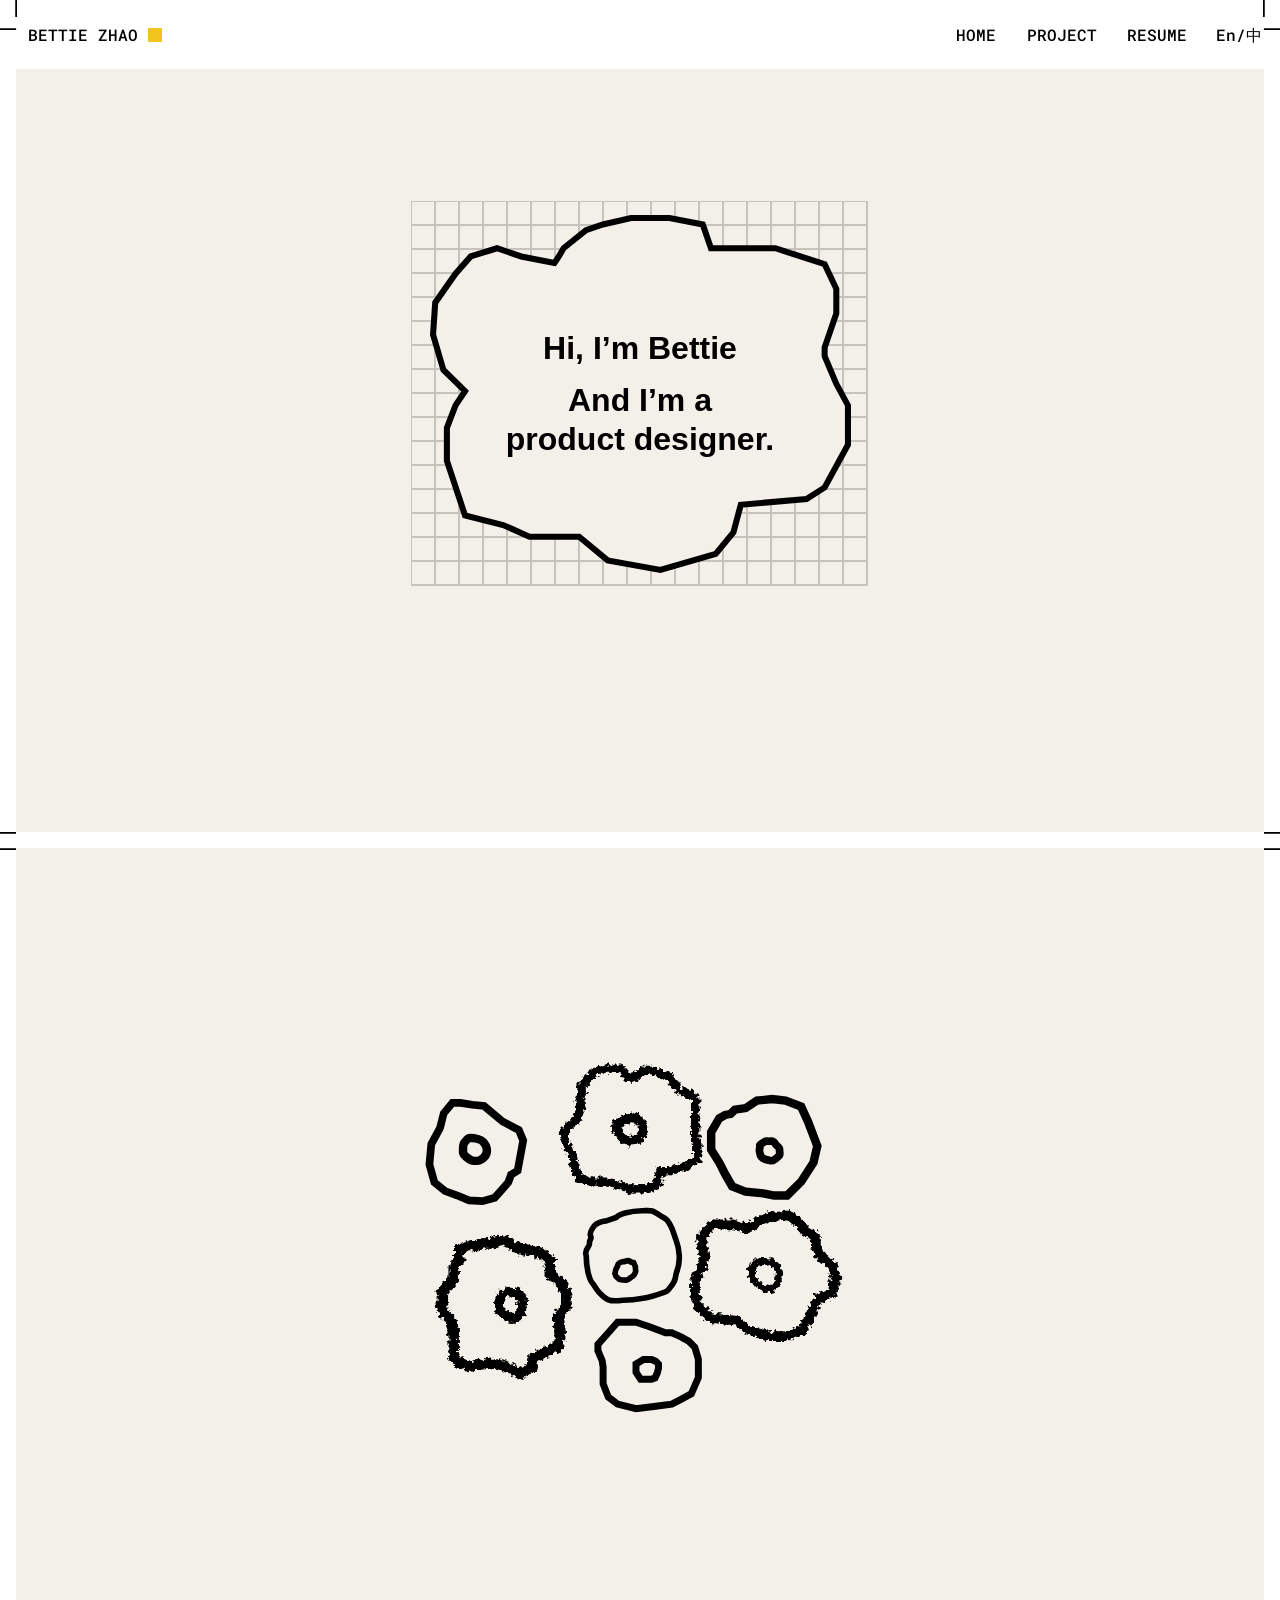
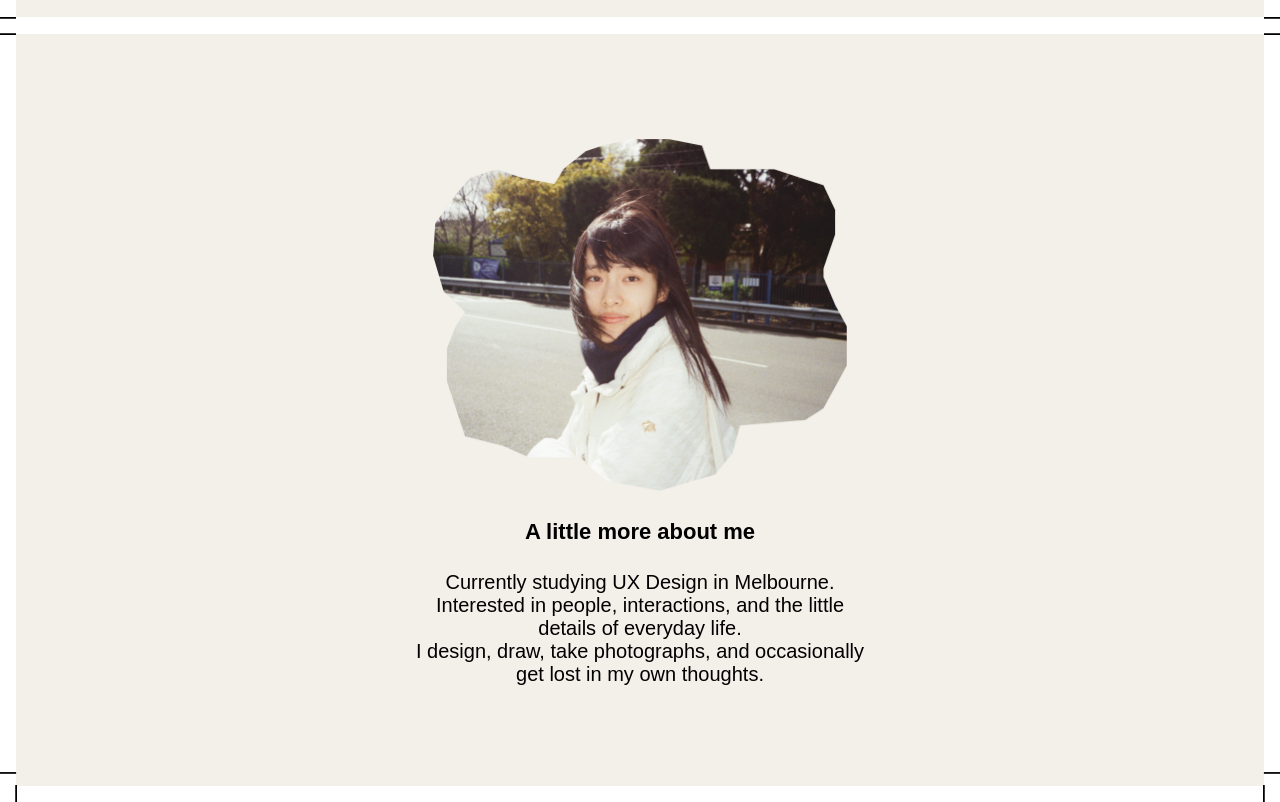
<file: index.html>
<!doctype html>
<html lang="en">
  <head>
    <meta charset="utf-8">
    <meta name="viewport" content="width=device-width, initial-scale=1">
    <meta name="theme-color" content="#ffffff">
    <title>Bettie Zhao — Product Designer</title>
    <link rel="preconnect" href="https://fonts.googleapis.com">
    <link rel="preconnect" href="https://fonts.gstatic.com" crossorigin>
    <link href="https://fonts.googleapis.com/css2?family=Google+Sans+Flex:opsz,wght@18..144,400;18..144,600;18..144,700&family=Noto+Sans+SC:wght@400;500&family=Roboto+Mono:wght@500;600;700&display=swap" rel="stylesheet">
    <link rel="stylesheet" href="css/tokens.css">
    <link rel="stylesheet" href="css/shared.css">
    <link rel="stylesheet" href="css/homepage.css">
    <script src="js/homepage-ink.js" defer></script>
    <noscript><style>
      .flower-link .ink-trigger { display: none; }
      .flower-link .flower-reveal { opacity: 1; }
      .flower-link .flower-reveal__view { visibility: visible; pointer-events: auto; }
    </style></noscript>
  </head>
  <body>
    <div class="portfolio-page">
      <header class="site-header">
        <nav class="site-navigation" aria-label="Main navigation">
          <div class="brand">
            <a class="brand-name" href="#about">BETTIE ZHAO</a>
            <span class="brand-swatch" aria-hidden="true"></span>
          </div>
          <ul class="navigation-links">
            <li><a href="index.html" aria-current="page">HOME</a></li>
            <li><a href="project-list.html">PROJECT</a></li>
            <li><a href="assets/documents/Zherui-Zhao-Resume.pdf" target="_blank" rel="noopener">RESUME</a></li>
            <li class="navigation-contact" hidden>CONTACT</li>
            <li class="language-label">En/中</li>
          </ul>
        </nav>
        <span class="crop-mark crop-mark--top-left"><img src="assets/decorations/crop-mark-top-left.svg" alt=""></span>
        <span class="crop-mark crop-mark--top-right"><img src="assets/decorations/crop-mark-top-right.svg" alt=""></span>
      </header>

      <main>
        <section class="hero-section" aria-label="Introduction">
          <div class="hero-grid" aria-hidden="true"></div>
          <div class="hero-interaction">
          <div class="hero-border" data-ink="hero" data-ink-source="assets/illustrations/ink/hero.svg" tabindex="0" role="button" aria-expanded="false" aria-label="Reveal the daffodil message">
            <template class="ink-template"><svg preserveAspectRatio="none" overflow="visible" style="display: block;" width="470.942" height="408.364" viewBox="0 0 470.942 408.364" fill="none" xmlns="http://www.w3.org/2000/svg" xmlns:xlink="http://www.w3.org/1999/xlink">
<g id="Vector 35" filter="url(#filter0_g_0_4)">
<path d="M149.537 73.0611L116.281 66.5826L92.0942 58.3764L65.7482 66.5826L50.6316 83.8587L30.3322 112.796L28.1727 144.757L38.5383 180.173L60.1334 201.336L50.6316 215.589L41.9936 238.048V270.872L60.1334 325.724L98.1408 335.226L124.487 346.887H174.156L202.661 370.642L255.353 380.143L310.637 364.163L328.344 342.568L335.687 314.926L401.336 309.311L419.476 297.65L442.798 254.892V215.589L431.137 193.994L419.476 166.352V157.714L431.137 123.594V98.9752L419.476 74.3568L370.239 58.3764H333.959H305.886L297.679 34.6218L264.423 28.1433H225.984L197.91 34.6218L181.066 40.2366L158.607 58.3764L153.856 66.5826L149.537 73.0611Z"/>
<path d="M149.537 73.0611L116.281 66.5826L92.0942 58.3764L65.7482 66.5826L50.6316 83.8587L30.3322 112.796L28.1727 144.757L38.5383 180.173L60.1334 201.336L50.6316 215.589L41.9936 238.048V270.872L60.1334 325.724L98.1408 335.226L124.487 346.887H174.156L202.661 370.642L255.353 380.143L310.637 364.163L328.344 342.568L335.687 314.926L401.336 309.311L419.476 297.65L442.798 254.892V215.589L431.137 193.994L419.476 166.352V157.714L431.137 123.594V98.9752L419.476 74.3568L370.239 58.3764H333.959H305.886L297.679 34.6218L264.423 28.1433H225.984L197.91 34.6218L181.066 40.2366L158.607 58.3764L153.856 66.5826L149.537 73.0611Z" fill="#09090A"/>
<path d="M149.537 73.0611L116.281 66.5826L92.0942 58.3764L65.7482 66.5826L50.6316 83.8587L30.3322 112.796L28.1727 144.757L38.5383 180.173L60.1334 201.336L50.6316 215.589L41.9936 238.048V270.872L60.1334 325.724L98.1408 335.226L124.487 346.887H174.156L202.661 370.642L255.353 380.143L310.637 364.163L328.344 342.568L335.687 314.926L401.336 309.311L419.476 297.65L442.798 254.892V215.589L431.137 193.994L419.476 166.352V157.714L431.137 123.594V98.9752L419.476 74.3568L370.239 58.3764H333.959H305.886L297.679 34.6218L264.423 28.1433H225.984L197.91 34.6218L181.066 40.2366L158.607 58.3764L153.856 66.5826L149.537 73.0611Z" stroke="black" stroke-width="6.04663"/>
</g>
<defs>
<filter id="filter0_g_0_4" x="0" y="4.76837e-07" width="470.942" height="408.364" filterUnits="userSpaceOnUse" color-interpolation-filters="sRGB">
<feFlood flood-opacity="0" result="BackgroundImageFix"/>
<feBlend mode="normal" in="SourceGraphic" in2="BackgroundImageFix" result="shape"/>
<feTurbulence type="fractalNoise" baseFrequency="0.25 0.25" numOctaves="3" seed="6007" />
<feDisplacementMap in="shape" scale="50.240001678466797" xChannelSelector="R" yChannelSelector="G" result="displacedImage" width="100%" height="100%" />
<feMerge result="effect1_texture_0_4">
<feMergeNode in="displacedImage"/>
</feMerge>
</filter>
</defs>
</svg></template>
            <img class="hero-border__default" src="assets/illustrations/hand-drawn-border.svg" alt="">
            <div class="hero-reveal" aria-hidden="true">
              <img src="assets/illustrations/hover/hero.svg" alt="">
              <p class="hero-reveal__message">Remember<br>the <span>daffodil</span> is a sign.</p>
              <p class="hero-reveal__follow">Follow it,<br>and see where it leads.</p>
            </div>
          </div>
          <div class="hero-copy">
            <h1>Hi, I’m Bettie</h1>
            <p>And I’m a<br>product designer.</p>
          </div>
          </div>
        </section>

        <section class="daffodil-section" aria-label="Daffodil illustrations">
          <div class="flower-garden">
            <div class="flower flower--9 flower-link flower-link--hmi" data-ink="hmi" data-ink-source="assets/illustrations/ink/hmi.svg">
            <template class="ink-template"><svg preserveAspectRatio="none" overflow="visible" style="display: block;" width="160.324" height="148.331" viewBox="0 0 160.324 148.331" fill="none" xmlns="http://www.w3.org/2000/svg">
<g id="Daffodil 9" filter="url(#filter0_g_0_6)">
<path id="Vector 18" d="M65.1788 72.2869C64.9434 75.2833 68.5518 80.061 70.7758 82.0828C72.7977 83.9208 75.0407 84.8812 77.7731 84.8812C81.5985 84.8812 85.2047 85.0907 87.5681 82.0828C89.425 79.7194 92.3969 75.2257 91.7666 72.2869C90.4599 66.1946 83.8349 60.3529 77.7726 61.7922C75.1141 62.4234 69.3768 65.2899 69.3768 65.2899C69.3768 65.2899 65.4392 68.973 65.1788 72.2869Z" stroke-width="9.79546" stroke="black"/>
<path id="Vector 19" d="M61.6695 12.5941H53.9731L49.0754 13.9935L44.8773 15.3928L40.6793 17.4919L37.8806 20.9902L33.6825 26.5876L30.1841 29.3863V37.7824L28.0851 45.4789L30.1841 49.6769L25.2864 64.3701L21.788 66.4691L14.7913 72.7662L12.6922 77.6639L14.7913 88.1591L17.59 92.3571L21.788 100.753V103.552L23.887 112.648L28.0851 122.443L40.6793 125.942H51.8741H57.4715L79.1614 133.638H94.5543L106.449 128.041V120.344L108.548 115.446H117.644L135.835 109.849L145.631 103.552V88.1591L143.532 84.6607V79.763V64.3701V58.7727V41.2808L127.439 34.2841L117.644 20.9902L100.152 13.9935H93.1549L83.3595 20.9902L77.7621 22.3896L72.8643 17.4919L68.6663 12.5941H61.6695Z" fill="#09090A" stroke-width="8.39611" stroke="black"/>
</g>
<defs>
<filter id="filter0_g_0_6" x="-4.72315" y="-8.32" width="173.367" height="164.971" filterUnits="userSpaceOnUse" color-interpolation-filters="sRGB">
<feFlood flood-opacity="0" result="BackgroundImageFix"/>
<feBlend mode="normal" in="SourceGraphic" in2="BackgroundImageFix" result="shape"/>
<feTurbulence type="fractalNoise" baseFrequency="0.25 0.25" numOctaves="3" seed="8888" />
<feDisplacementMap in="shape" scale="16.639999389648438" xChannelSelector="R" yChannelSelector="G" result="displacedImage" width="100%" height="100%" />
<feMerge result="effect1_texture_0_6">
<feMergeNode in="displacedImage"/>
</feMerge>
</filter>
</defs>
</svg></template>
              <button class="ink-trigger" type="button" aria-expanded="false" aria-label="Reveal HMI project"></button>
              <img class="flower-link__default" src="assets/illustrations/daffodil-9.svg" alt="">
              <span class="flower-reveal">
                <img class="flower-reveal__shape" src="assets/illustrations/hover/hmi.svg" alt="">
                <span class="flower-reveal__number">01</span>
                <span class="flower-reveal__title">HMI</span>
                <a class="flower-reveal__view" href="project-list.html" aria-label="View HMI case study">View<img src="assets/illustrations/hover/arrow.svg" alt=""></a>
              </span>
            </div>
            <img class="flower flower--12" src="assets/illustrations/daffodil-12.svg" alt="Daffodil">
            <img class="flower flower--11" src="assets/illustrations/daffodil-11.svg" alt="Daffodil">
            <img class="flower flower--14" src="assets/illustrations/daffodil-14.svg" alt="Daffodil">
            <div class="flower flower--10 flower-link flower-link--urt" data-ink="urt" data-ink-source="assets/illustrations/ink/urt.svg">
            <template class="ink-template"><svg preserveAspectRatio="none" overflow="visible" style="display: block;" width="173.298" height="153.002" viewBox="0 0 173.298 153.002" fill="none" xmlns="http://www.w3.org/2000/svg">
<g id="Daffodil 10" filter="url(#filter0_g_0_5)">
<path id="Vector 24" d="M99.8045 70.203C98.5804 67.569 97.3092 66.2381 94.9068 64.6056C91.0055 61.9545 87.7094 62.0757 83.0123 62.507C79.91 62.7919 76.7152 63.2067 75.3159 64.6056C73.9165 66.0045 69.8424 75.0976 75.3157 82.0974C75.3157 82.0974 80.4803 87.9676 85.1112 89.0941C89.7574 90.2243 91.6802 91.9235 94.9068 88.3944C97.8568 85.1679 97.7222 84.1458 99.1047 79.9983C100.504 75.8003 101.647 74.1676 99.8045 70.203Z" stroke-width="6.99676" stroke="black"/>
<path id="Vector 25" d="M79.5382 22.3872L68.3434 29.384L53.6502 25.1859H42.4554H36.1583L28.4619 29.384L22.1648 39.1794L25.6632 58.0707L22.1648 69.2655L15.8677 82.5593V93.7541L18.6664 106.348L31.2606 118.942L56.4489 121.741L70.4424 130.837L90.733 137.134H106.826L123.618 130.837L128.515 121.741L135.54 107.914L139.71 99.3515L153.004 93.7541L157.202 79.0609L153.004 66.4668L146.007 59.47L139.71 54.5723L136.912 46.8758V37.0804L126.416 32.8823L118.72 22.3872L109.624 16.0901L99.8288 17.4895H90.733L79.5382 22.3872Z" fill="#09090A" stroke-width="9.79546" stroke="black"/>
</g>
<defs>
<filter id="filter0_g_0_5" x="-6.99679" y="-6.07477" width="187.063" height="160.476" filterUnits="userSpaceOnUse" color-interpolation-filters="sRGB">
<feFlood flood-opacity="0" result="BackgroundImageFix"/>
<feBlend mode="normal" in="SourceGraphic" in2="BackgroundImageFix" result="shape"/>
<feTurbulence type="fractalNoise" baseFrequency="0.25 0.25" numOctaves="3" seed="190" />
<feDisplacementMap in="shape" scale="21.940000534057617" xChannelSelector="R" yChannelSelector="G" result="displacedImage" width="100%" height="100%" />
<feMerge result="effect1_texture_0_5">
<feMergeNode in="displacedImage"/>
</feMerge>
</filter>
</defs>
</svg></template>
              <button class="ink-trigger" type="button" aria-expanded="false" aria-label="Reveal URT Web project"></button>
              <img class="flower-link__default" src="assets/illustrations/daffodil-10.svg" alt="">
              <span class="flower-reveal">
                <img class="flower-reveal__shape" src="assets/illustrations/hover/urt.svg" alt="">
                <span class="flower-reveal__number">03</span>
                <span class="flower-reveal__title">URT Web</span>
                <a class="flower-reveal__view" href="project-list.html?project=urt#project-urt" aria-label="View URT Web case study">View<img src="assets/illustrations/hover/arrow.svg" alt=""></a>
              </span>
            </div>
            <div class="flower flower--5 flower-link flower-link--wego" data-ink="wego" data-ink-source="assets/illustrations/ink/wego.svg">
            <template class="ink-template"><svg preserveAspectRatio="none" overflow="visible" style="display: block;" width="157.677" height="168.605" viewBox="0 0 157.677 168.605" fill="none" xmlns="http://www.w3.org/2000/svg">
<g id="Daffodil5" filter="url(#filter0_g_0_5)">
<path id="Vector 26" d="M83.3863 69.0448C79.3548 69.7832 74.9902 75.3419 74.9902 75.3419C74.9902 75.3419 73.7425 78.2115 73.5909 80.9397C73.427 83.8907 74.2126 84.3849 74.9902 87.2363C75.6373 89.6089 75.8687 89.8986 77.789 91.4349C81.2873 94.2336 82.0945 93.296 86.185 94.9328C89.6834 96.3326 90.3831 94.9328 93.8815 92.1345C96.2287 90.2571 95.2808 90.0355 95.9805 87.2363C97.1069 82.7299 98.1283 79.4606 95.9805 75.3419C94.9937 73.4496 94.1949 72.4169 92.4821 71.1438C89.5564 68.9691 86.9722 68.388 83.3863 69.0448Z" stroke-width="9.79546" stroke="black"/>
<path id="Vector 27" d="M76.3897 16.5696L65.8945 20.068L53.3004 22.167H46.3036L33.7095 26.3651V37.5599L28.1121 43.857V55.7515L16.2176 69.745V81.6394L18.3166 90.7352L25.3133 97.0323L28.1121 105.428V110.326V118.722V134.115L33.7095 140.412L46.3036 143.911L65.8945 140.412L79.888 143.911L94.5812 151.607L107.175 143.911V136.914L119.07 129.917L132.364 124.32L135.862 110.326L132.364 95.633L141.459 81.6394V71.844L135.862 59.9495L124.667 50.8537V37.5599L114.872 29.8635L101.578 26.3651H94.5812L86.8848 22.167L84.7858 20.068L76.3897 16.5696Z" fill="#09090A" stroke-width="10.4951" stroke="black"/>
</g>
<defs>
<filter id="filter0_g_0_5" x="-6.64674" y="-3.4962" width="171.671" height="175.869" filterUnits="userSpaceOnUse" color-interpolation-filters="sRGB">
<feFlood flood-opacity="0" result="BackgroundImageFix"/>
<feBlend mode="normal" in="SourceGraphic" in2="BackgroundImageFix" result="shape"/>
<feTurbulence type="fractalNoise" baseFrequency="0.25 0.25" numOctaves="3" seed="3006" />
<feDisplacementMap in="shape" scale="21.940000534057617" xChannelSelector="R" yChannelSelector="G" result="displacedImage" width="100%" height="100%" />
<feMerge result="effect1_texture_0_5">
<feMergeNode in="displacedImage"/>
</feMerge>
</filter>
</defs>
</svg></template>
              <button class="ink-trigger" type="button" aria-expanded="false" aria-label="Reveal Wego project"></button>
              <img class="flower-link__default" src="assets/illustrations/daffodil-5.svg" alt="">
              <span class="flower-reveal">
                <img class="flower-reveal__shape" src="assets/illustrations/hover/wego.svg" alt="">
                <span class="flower-reveal__number">02</span>
                <span class="flower-reveal__title">Wego</span>
                <a class="flower-reveal__view" href="project-list.html?project=wego" aria-label="View Wego case study">View<img src="assets/illustrations/hover/arrow.svg" alt=""></a>
              </span>
            </div>
            <img class="flower flower--13" src="assets/illustrations/daffodil-13.svg" alt="Daffodil">
          </div>
        </section>
        <span class="crop-mark crop-mark--divider-left"><img src="assets/decorations/crop-mark-bottom.svg" alt=""></span>
        <span class="crop-mark crop-mark--divider-right"><img src="assets/decorations/crop-mark-bottom.svg" alt=""></span>
        <div class="about-divider" aria-hidden="true">
          <span class="crop-mark about-divider__left"><img src="assets/decorations/crop-mark-bottom.svg" alt=""></span>
          <span class="crop-mark about-divider__right"><img src="assets/decorations/crop-mark-bottom.svg" alt=""></span>
        </div>
        <section class="about-section" id="about" aria-labelledby="about-title" tabindex="-1">
          <img class="about-portrait" src="assets/illustrations/about-bettie.png" alt="Bettie outdoors in Melbourne" width="414.846" height="352.22" loading="lazy">
          <h2 id="about-title">A little more about me</h2>
          <div class="about-copy">
            <p>Currently studying UX Design in Melbourne.</p>
            <p>Interested in people, interactions, and the little details of everyday life.</p>
            <p>I design, draw, take photographs, and occasionally get lost in my own thoughts.</p>
          </div>
        </section>
      </main>

      <span class="crop-mark crop-mark--bottom-left"><img src="assets/decorations/crop-mark-bottom-right.svg" alt=""></span>
      <span class="crop-mark crop-mark--bottom-right"><img src="assets/decorations/crop-mark-top-right.svg" alt=""></span>
    </div>
  </body>
</html>
</file>
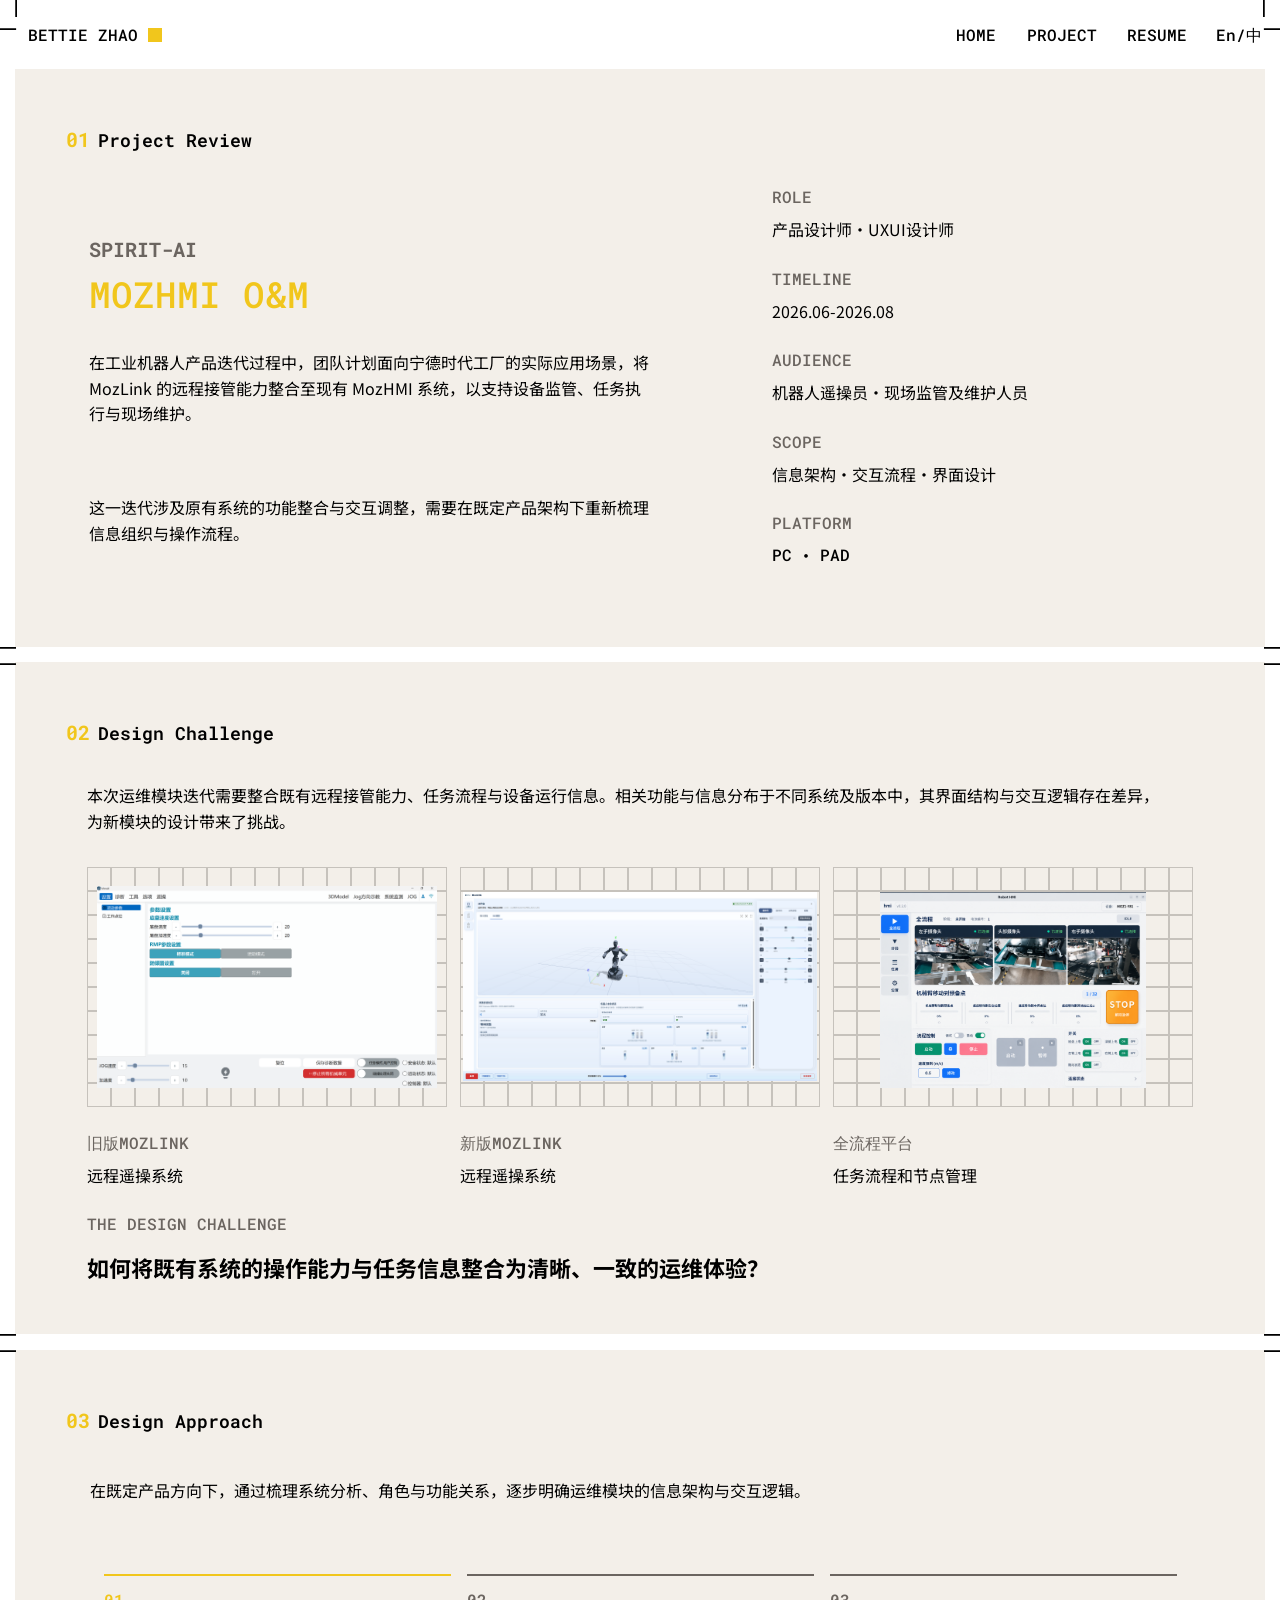
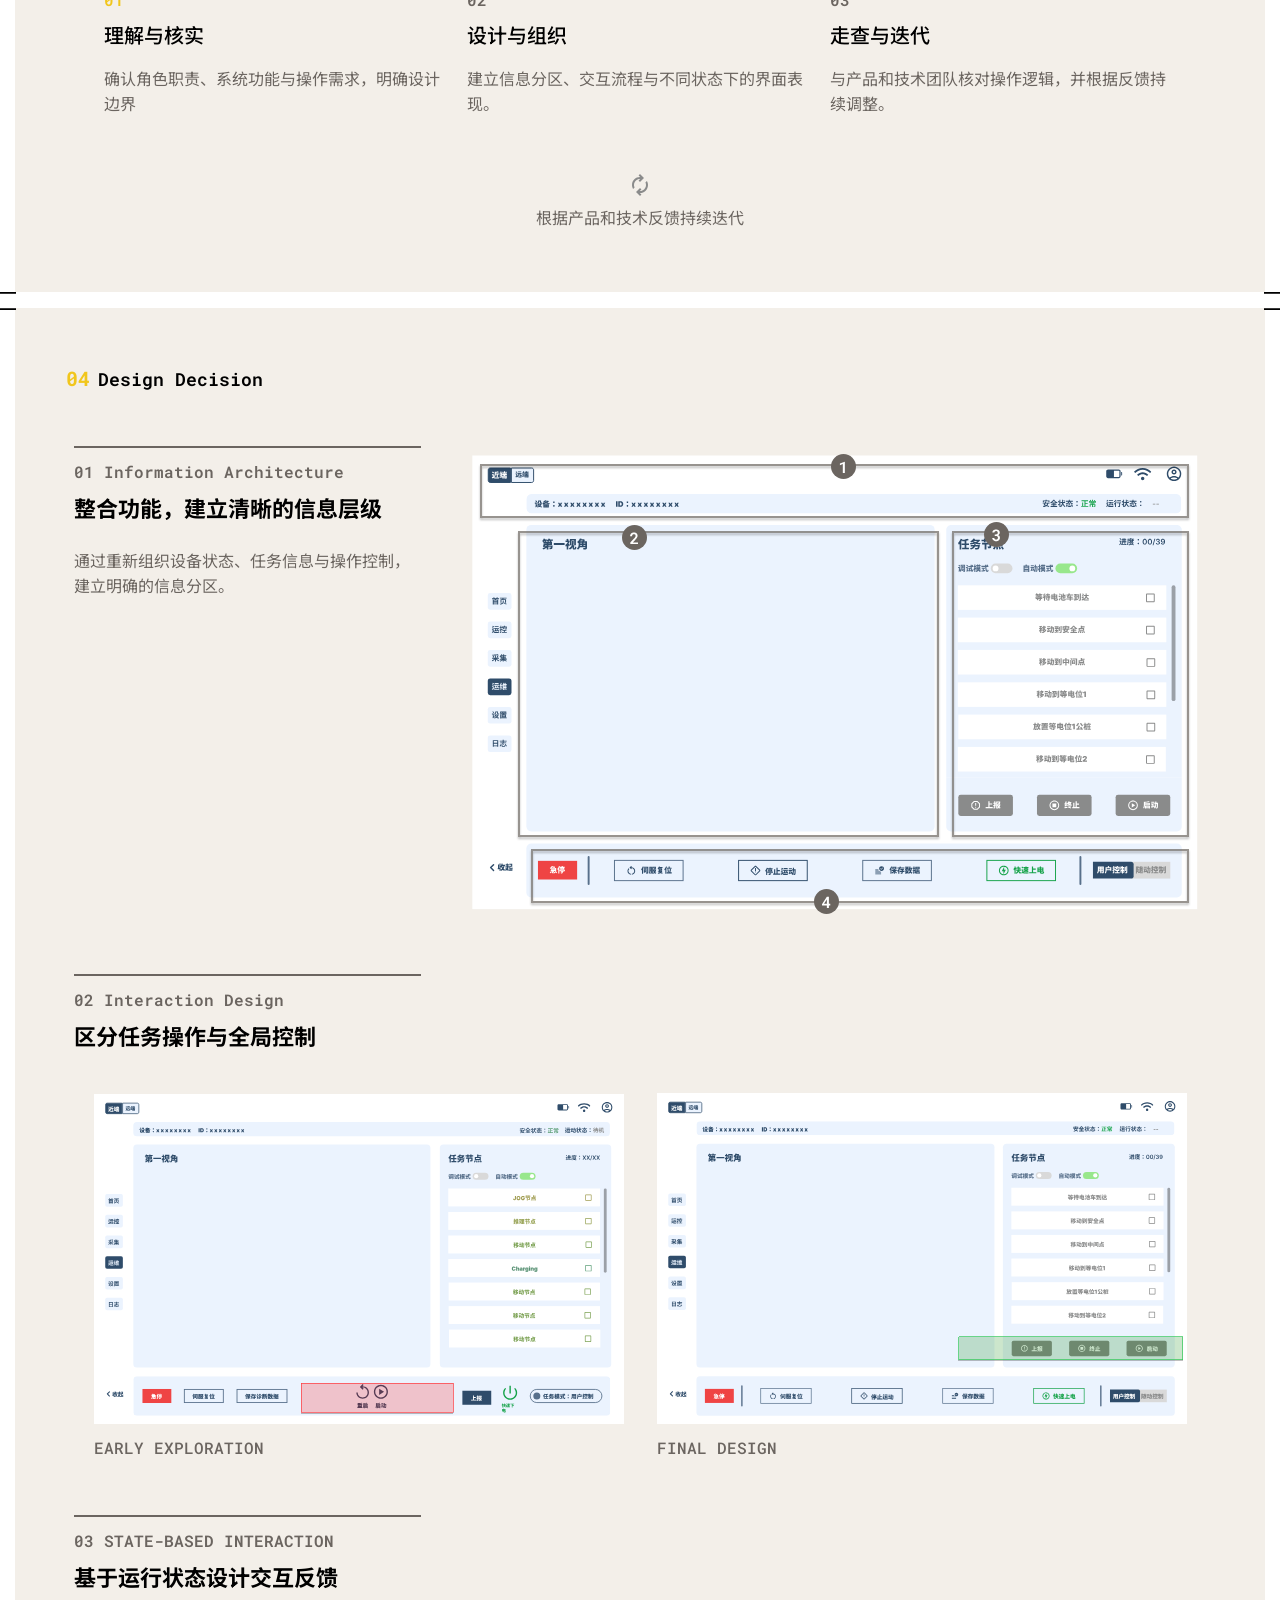
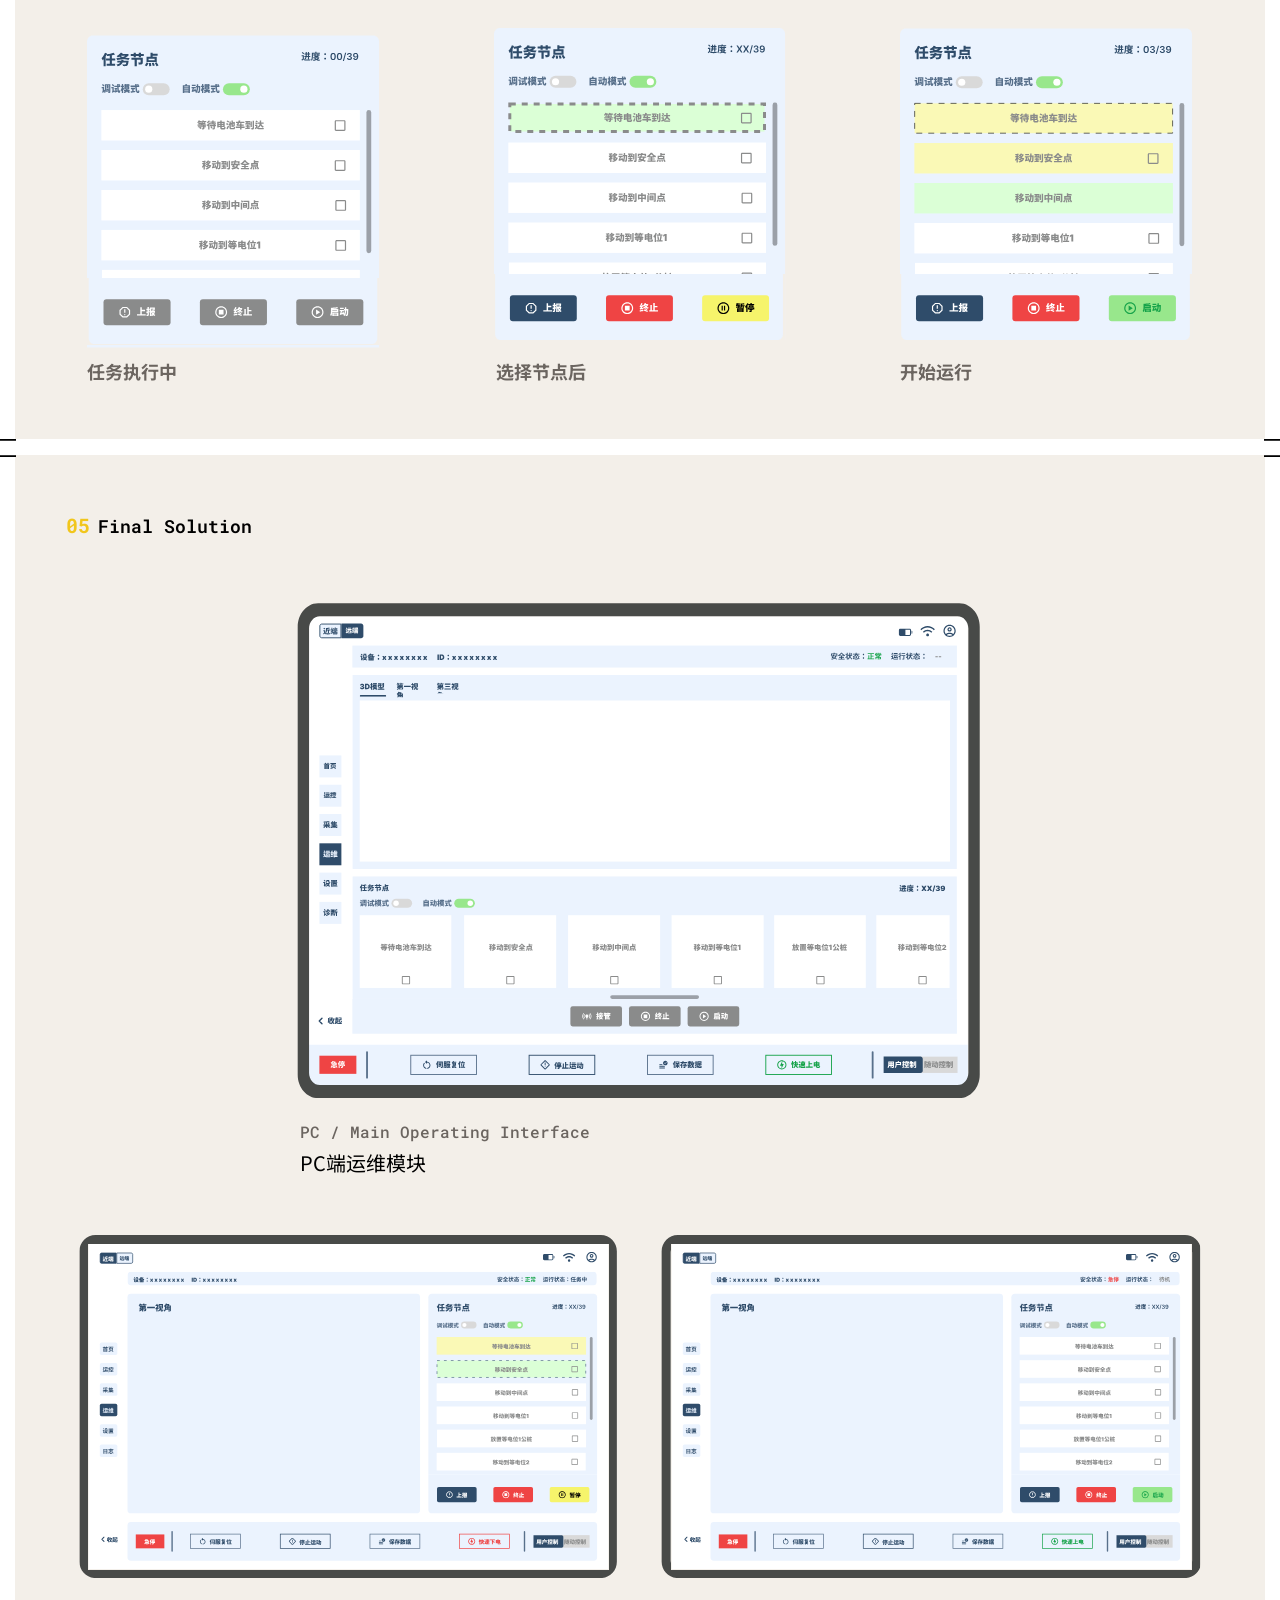
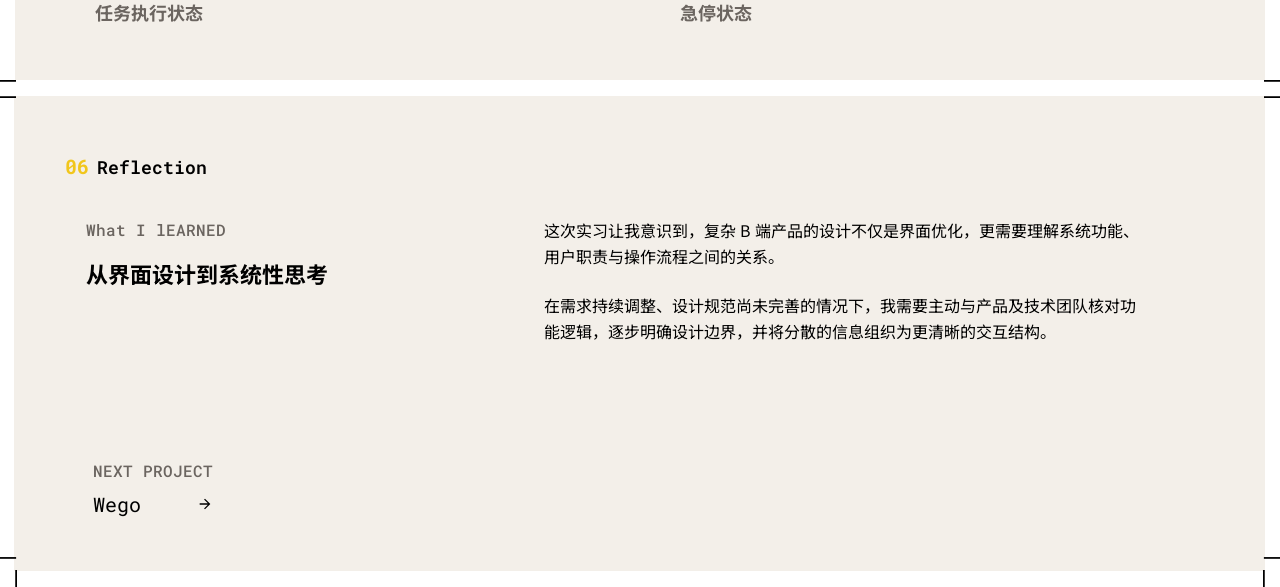
<file: internship-case-zh.html>
<!doctype html>
<html lang="zh-CN">
  <head>
    <meta charset="utf-8">
    <meta name="viewport" content="width=device-width, initial-scale=1">
    <meta name="theme-color" content="#ffffff">
    <title>Internship Case — Bettie Zhao</title>
    <link rel="preconnect" href="https://fonts.googleapis.com">
    <link rel="preconnect" href="https://fonts.gstatic.com" crossorigin>
    <link href="https://fonts.googleapis.com/css2?family=Google+Sans+Flex:opsz,wght@18..144,600&family=Inter:wght@400;600;900&family=Noto+Sans+SC:wght@400;500;700&family=Roboto+Mono:wght@400;500;600;700&display=swap" rel="stylesheet">
    <link rel="stylesheet" href="css/tokens.css">
    <link rel="stylesheet" href="css/shared.css">
    <link rel="stylesheet" href="css/internship-case.css">
    <link rel="stylesheet" href="css/case-interactions.css">
    <script src="js/case-interactions.js" defer></script>
</head>
  <body>
    <div class="internship-case">
      <header class="site-header">
        <nav class="site-navigation" aria-label="Main navigation">
          <div class="brand">
            <a class="brand-name" href="index.html#about">BETTIE ZHAO</a>
            <span class="brand-swatch" aria-hidden="true"></span>
          </div>
          <ul class="navigation-links">
            <li><a href="index.html">HOME</a></li>
            <li><a href="project-list-zh.html" aria-current="page">PROJECT</a></li>
            <li><a href="assets/documents/Zherui-Zhao-Resume.pdf" target="_blank" rel="noopener">RESUME</a></li>
            <li class="navigation-contact" hidden>CONTACT</li>
            <li class="language-label">En/中</li>
          </ul>
        </nav>
        <span class="crop-mark crop-mark--top-left"><img src="assets/decorations/crop-mark-top-left.svg" alt=""></span>
        <span class="crop-mark crop-mark--top-right"><img src="assets/decorations/crop-mark-top-right.svg" alt=""></span>
      </header>

      <main class="case-main">
        <section class="case-section case-overview" aria-labelledby="overview-title">
          <h1 class="case-section__title" id="overview-title"><span>01</span> Project Review</h1>
          <div class="case-overview__grid">
            <div class="overview__narrative">
              <div class="overview__identity">
                <p class="overview__company">SPIRIT-AI</p>
                <p class="overview__product">MOZHMI O&amp;M</p>
              </div>
              <p class="overview__summary">在工业机器人产品迭代过程中，团队计划面向宁德时代工厂的实际应用场景，将 MozLink 的远程接管能力整合至现有 MozHMI 系统，以支持设备监管、任务执行与现场维护。</p>
              <p class="overview__context">这一迭代涉及原有系统的功能整合与交互调整，需要在既定产品架构下重新梳理信息组织与操作流程。</p>
            </div>
            <dl class="overview__metadata">
            <div class="overview__meta overview__meta--role">
              <dt>ROLE</dt><dd>产品设计师·UXUI设计师</dd>
            </div>
            <div class="overview__meta overview__meta--timeline">
              <dt>TIMELINE</dt><dd>2026.06-2026.08</dd>
            </div>
            <div class="overview__meta overview__meta--audience">
              <dt>AUDIENCE</dt><dd>机器人遥操员·现场监管及维护人员</dd>
            </div>
            <div class="overview__meta overview__meta--scope">
              <dt>SCOPE</dt><dd>信息架构·交互流程·界面设计</dd>
            </div>
            <div class="overview__meta overview__meta--platform">
              <dt>PLATFORM</dt><dd><span>PC</span><span class="overview__platform-separator">·</span><span>PAD</span></dd>
            </div>
            </dl>
          </div>
        </section>

        <div class="case-divider case-divider--15" aria-hidden="true">
          <span class="crop-mark case-crop-mark case-crop-mark--left"><img src="assets/decorations/crop-mark-bottom.svg" alt=""></span>
          <span class="crop-mark case-crop-mark case-crop-mark--right"><img src="assets/decorations/crop-mark-bottom.svg" alt=""></span>
        </div>

        <section class="case-section case-challenge" aria-labelledby="challenge-title">
          <h2 class="case-section__title" id="challenge-title"><span>02</span> Design Challenge</h2>
          <p class="challenge__intro">本次运维模块迭代需要整合既有远程接管能力、任务流程与设备运行信息。相关功能与信息分布于不同系统及版本中，其界面结构与交互逻辑存在差异，为新模块的设计带来了挑战。</p>
          <div class="challenge__gallery">
            <figure class="challenge-card challenge-card--old">
              <div class="challenge-card__artwork challenge-card__artwork--grid">
                <span class="challenge-card__image-clip challenge-card__image-clip--old"><img src="assets/case-study/challenge-mozlink-new.png" alt="MozLink 旧版远程遥操系统界面"></span>
              </div>
              <figcaption><span>旧版MOZLINK</span><span>远程遥操系统</span></figcaption>
            </figure>
            <figure class="challenge-card challenge-card--new">
              <div class="challenge-card__artwork challenge-card__artwork--grid">
                <span class="challenge-card__image-clip challenge-card__image-clip--new"><img src="assets/case-study/challenge-mozlink-old.png" alt="MozLink 新版远程遥操系统界面"></span>
              </div>
              <figcaption><span>新版MOZLINK</span><span>远程遥操系统</span></figcaption>
            </figure>
            <figure class="challenge-card challenge-card--hmi">
              <div class="challenge-card__artwork challenge-card__artwork--grid">
                <span class="challenge-card__image-clip challenge-card__image-clip--hmi"><img src="assets/case-study/challenge-hmi-dashboard.png" alt="机器人 HMI 全流程平台界面"></span>
              </div>
              <figcaption><span>全流程平台</span><span>任务流程和节点管理</span></figcaption>
            </figure>
          </div>
          <div class="challenge__statement">
            <p>THE DESIGN CHALLENGE</p>
            <h3>如何将既有系统的操作能力与任务信息整合为清晰、一致的运维体验？</h3>
          </div>
        </section>

        <div class="case-divider" aria-hidden="true">
          <span class="crop-mark case-crop-mark case-crop-mark--left"><img src="assets/decorations/crop-mark-bottom.svg" alt=""></span>
          <span class="crop-mark case-crop-mark case-crop-mark--right"><img src="assets/decorations/crop-mark-bottom.svg" alt=""></span>
        </div>

        <section class="case-section case-approach" aria-labelledby="approach-title">
          <h2 class="case-section__title" id="approach-title"><span>03</span> Design Approach</h2>
          <p class="approach__intro">在既定产品方向下，通过梳理系统分析、角色与功能关系，逐步明确运维模块的信息架构与交互逻辑。</p>
          <div class="approach__steps">
            <article class="approach-step approach-step--first">
              <div class="approach-step__heading"><p class="approach-step__number">01</p><h3>理解与核实</h3></div>
              <p class="approach-step__description">确认角色职责、系统功能与操作需求，明确设计边界</p>
            </article>
            <article class="approach-step approach-step--active">
              <div class="approach-step__heading"><p class="approach-step__number">02</p><h3>设计与组织</h3></div>
              <p class="approach-step__description">建立信息分区、交互流程与不同状态下的界面表现。</p>
            </article>
            <article class="approach-step approach-step--last">
              <div class="approach-step__heading"><p class="approach-step__number">03</p><h3>走查与迭代</h3></div>
              <p class="approach-step__description">与产品和技术团队核对操作逻辑，并根据反馈持续调整。</p>
            </article>
          </div>
          <div class="approach__iteration">
            <img src="assets/case-study/approach-iteration-icon.svg" alt="">
            <p>根据产品和技术反馈持续迭代</p>
          </div>
        </section>

        <div class="case-divider" aria-hidden="true">
          <span class="crop-mark case-crop-mark case-crop-mark--left"><img src="assets/decorations/crop-mark-bottom.svg" alt=""></span>
          <span class="crop-mark case-crop-mark case-crop-mark--right"><img src="assets/decorations/crop-mark-bottom.svg" alt=""></span>
        </div>

        <section class="case-section case-decision" aria-labelledby="decision-title">
          <h2 class="case-section__title" id="decision-title"><span>04</span> Design Decision</h2>
          <div class="decision__groups">
            <div class="decision-group decision-group--ia">
            <article class="decision-note decision-note--ia">
              <div class="decision-note__heading"><p>01 Information Architecture</p><h3>整合功能，建立清晰的信息层级</h3></div>
              <p class="decision-note__description">通过重新组织设备状态、任务信息与操作控制，建立明确的信息分区。</p>
            </article>
            <figure class="decision-screen decision-screen--exploration">
              <img src="assets/case-study/decision-pad-exploration.svg" alt="运维近端 PAD 信息架构设计探索，包含操作步骤编号">
            </figure>
            </div>

            <div class="decision-group decision-group--interaction">
            <article class="decision-note decision-note--interaction">
              <div class="decision-note__heading"><p><span>02</span> Interaction Design</p><h3>区分任务操作与全局控制</h3></div>
            </article>
            <div class="decision__exploration-gallery">
              <figure class="decision-screen decision-screen--early-pc">
                <img src="assets/case-study/decision-pc-early.svg" alt="PC 运维模块交互设计探索">
              </figure>
              <figure class="decision-screen decision-screen--early-pad">
                <img src="assets/case-study/decision-pad-early.svg" alt="PAD 运维模块交互设计探索">
              </figure>
              <p class="decision__gallery-label decision__gallery-label--early">EARLY EXPLORATION</p>
              <p class="decision__gallery-label decision__gallery-label--final">FINAL DESIGN</p>
            </div>
            </div>

            <div class="decision-group decision-group--state">
            <article class="decision-note decision-note--state">
              <div class="decision-note__heading"><p>03 STATE-BASED INTERACTION</p><h3>基于运行状态设计交互反馈</h3></div>
            </article>
            <div class="decision__states">
              <figure class="decision-state decision-state--one">
                <span class="decision-state__layers"><img src="assets/case-study/decision-final-01-node.svg" alt=""><img src="assets/case-study/decision-final-01-operations.svg" alt=""></span>
                <figcaption>任务执行中</figcaption>
              </figure>
              <figure class="decision-state decision-state--two">
                <span class="decision-state__layers"><img src="assets/case-study/decision-final-02-node.svg" alt=""><img src="assets/case-study/decision-final-02-operations.svg" alt=""></span>
                <figcaption>选择节点后</figcaption>
              </figure>
              <figure class="decision-state decision-state--three">
                <span class="decision-state__layers"><img src="assets/case-study/decision-final-03-node.svg" alt=""><img src="assets/case-study/decision-final-03-operations.svg" alt=""></span>
                <figcaption>开始运行</figcaption>
              </figure>
            </div>
            </div>
          </div>
        </section>

        <div class="case-divider" aria-hidden="true">
          <span class="crop-mark case-crop-mark case-crop-mark--left"><img src="assets/decorations/crop-mark-bottom.svg" alt=""></span>
          <span class="crop-mark case-crop-mark case-crop-mark--right"><img src="assets/decorations/crop-mark-bottom.svg" alt=""></span>
        </div>

        <section class="case-section case-solution" aria-labelledby="solution-title">
          <h2 class="case-section__title" id="solution-title"><span>05</span> Final Solution</h2>
          <div class="case-solution__content">
            <figure class="solution__desktop">
              <img src="assets/case-study/solution-pc.svg" alt="PC 端主运维界面，展示完整任务执行状态">
              <figcaption><span>PC / Main Operating Interface</span><span>PC端运维模块</span></figcaption>
            </figure>
            <div class="solution__tablets">
            <figure class="solution-tablet">
              <span class="solution-tablet__device">
                <img class="solution-tablet__frame" src="assets/case-study/solution-pad-frame-01.svg" alt="">
                <img class="solution-tablet__screen" src="assets/case-study/solution-pad-01.svg" alt="">
              </span>
              <figcaption>任务执行状态</figcaption>
            </figure>
            <figure class="solution-tablet">
              <span class="solution-tablet__device">
                <img class="solution-tablet__frame" src="assets/case-study/solution-pad-frame-02.svg" alt="">
                <img class="solution-tablet__screen" src="assets/case-study/solution-pad-02.svg" alt="">
              </span>
              <figcaption>急停状态</figcaption>
            </figure>
            </div>
          </div>
        </section>

        <div class="case-divider" aria-hidden="true">
          <span class="crop-mark case-crop-mark case-crop-mark--left"><img src="assets/decorations/crop-mark-bottom.svg" alt=""></span>
          <span class="crop-mark case-crop-mark case-crop-mark--right"><img src="assets/decorations/crop-mark-bottom.svg" alt=""></span>
        </div>

        <section class="case-section case-reflection" aria-labelledby="reflection-title">
          <h2 class="case-section__title" id="reflection-title"><span>06</span> Reflection</h2>
          <div class="reflection__content">
            <div class="reflection__topic">
              <p>What I lEARNED</p>
              <h3>从界面设计到系统性思考</h3>
            </div>
            <div class="reflection__copy">
              <p>这次实习让我意识到，复杂 B 端产品的设计不仅是界面优化，更需要理解系统功能、用户职责与操作流程之间的关系。</p>
              <p>在需求持续调整、设计规范尚未完善的情况下，我需要主动与产品及技术团队核对功能逻辑，逐步明确设计边界，并将分散的信息组织为更清晰的交互结构。</p>
            </div>
          </div>
          <a class="reflection__next" href="project-list-zh.html#wego-title">
            <span>NEXT PROJECT</span>
            <span class="reflection__next-title">Wego</span>
            <img src="assets/case-study/next-project-arrow.svg" alt="">
          </a>
        </section>
      </main>

      <div class="case-page-end" aria-hidden="true">
        <span class="crop-mark case-crop-mark case-crop-mark--bottom-left"><img src="assets/decorations/crop-mark-bottom-right.svg" alt=""></span>
        <span class="crop-mark case-crop-mark case-crop-mark--bottom-right"><img src="assets/decorations/crop-mark-top-right.svg" alt=""></span>
      </div>
    </div>
  </body>
</html>
</file>
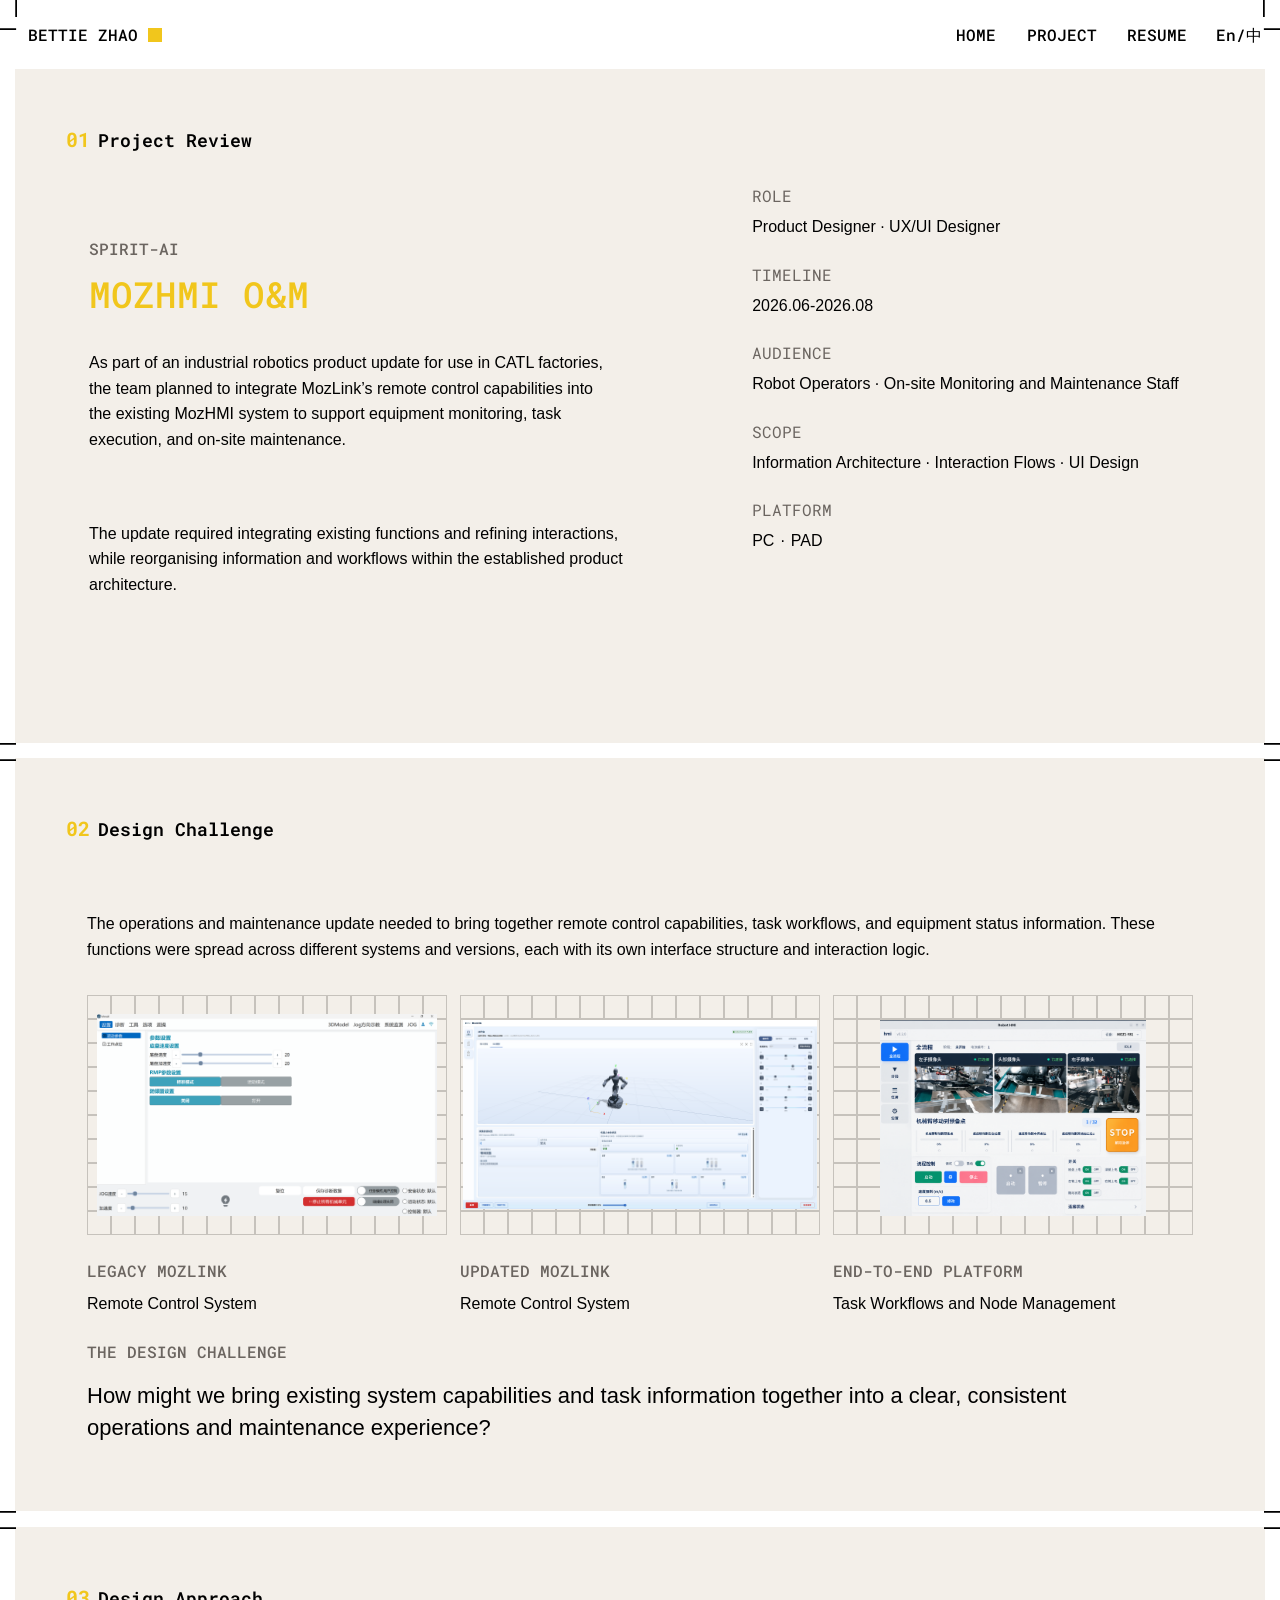
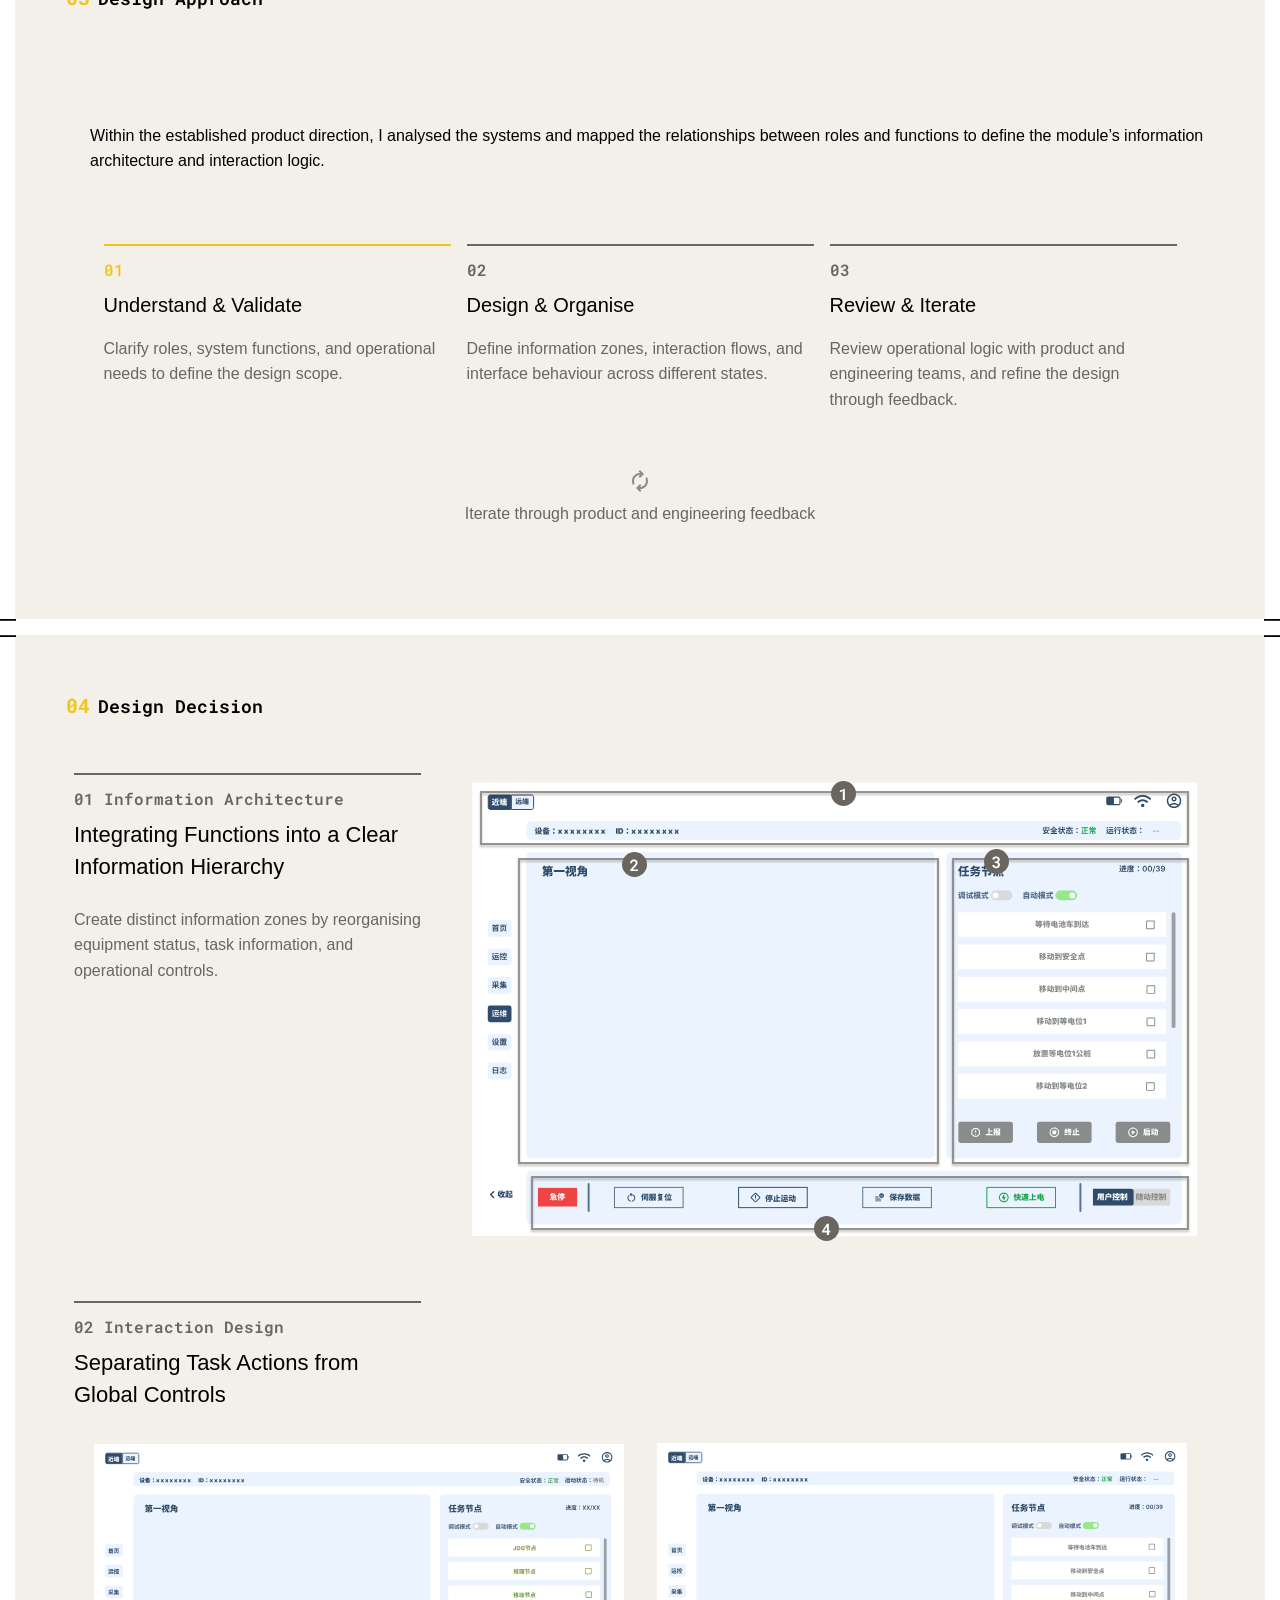
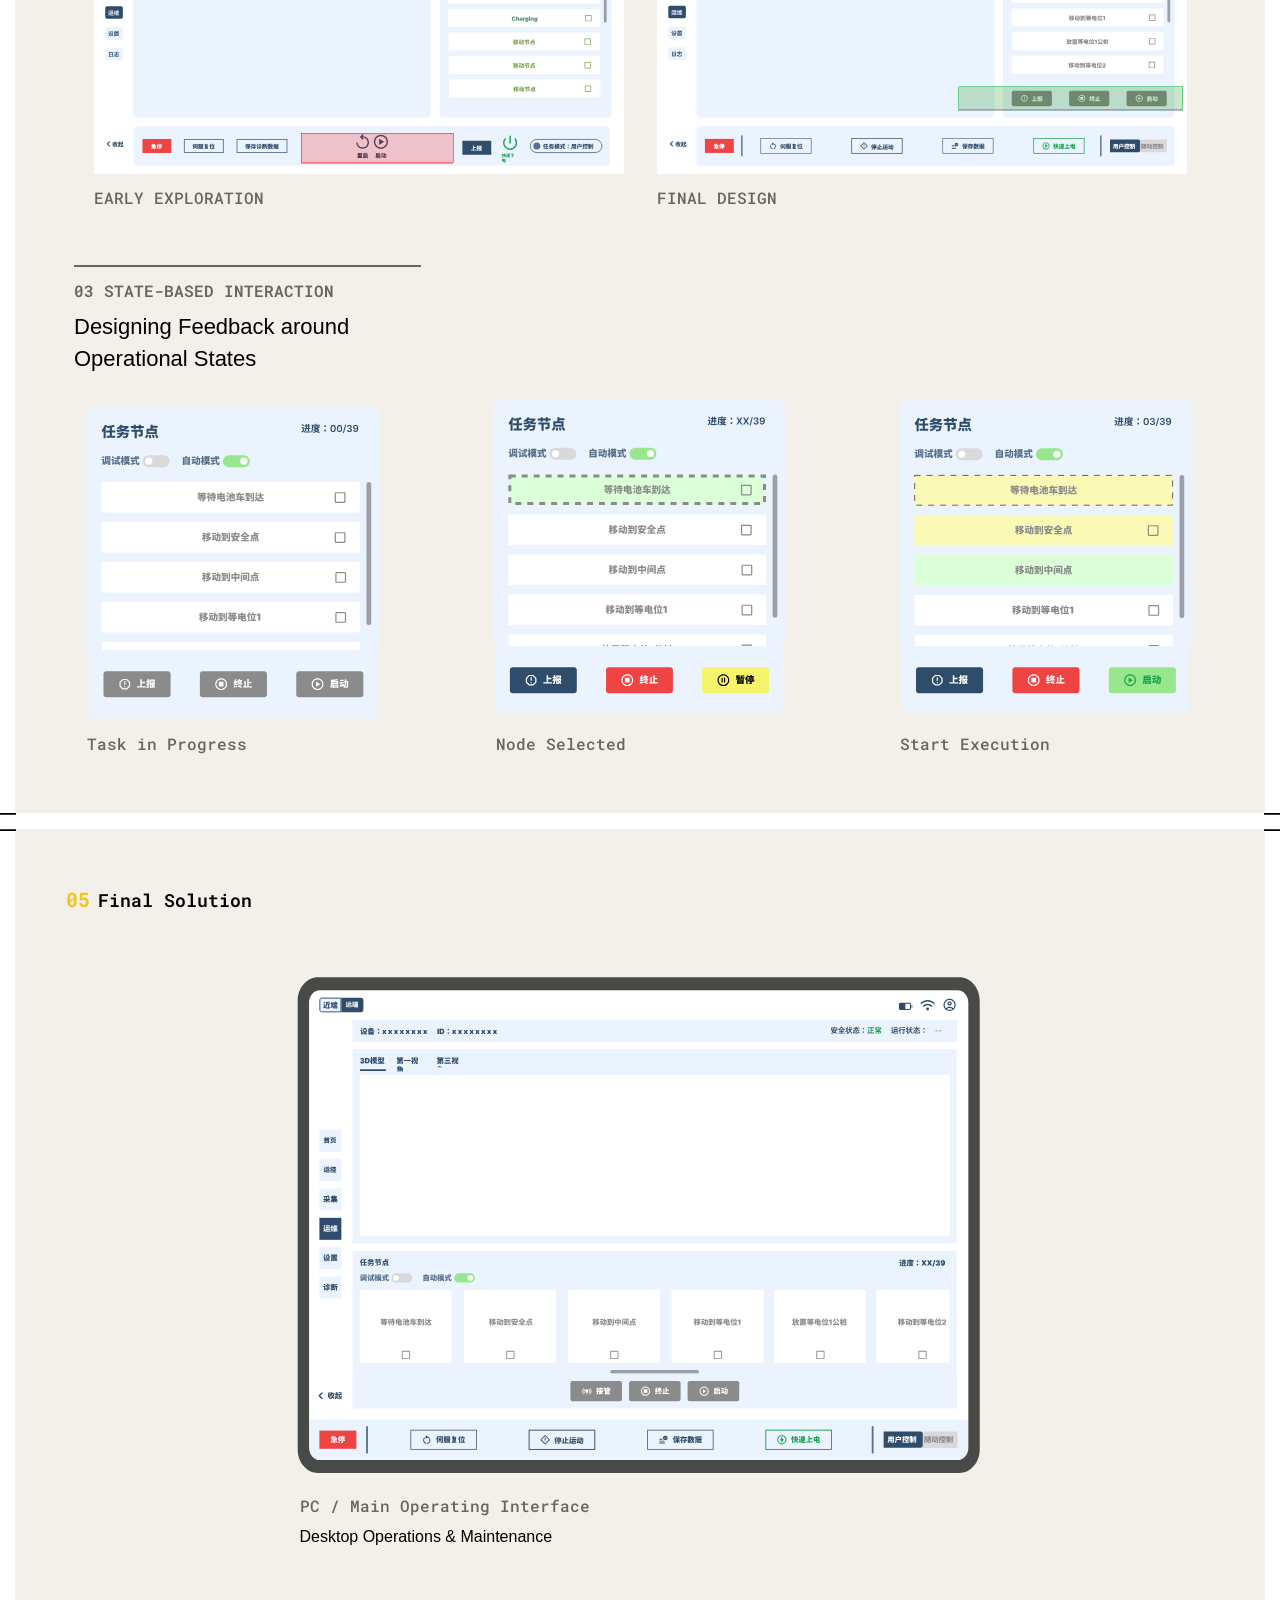
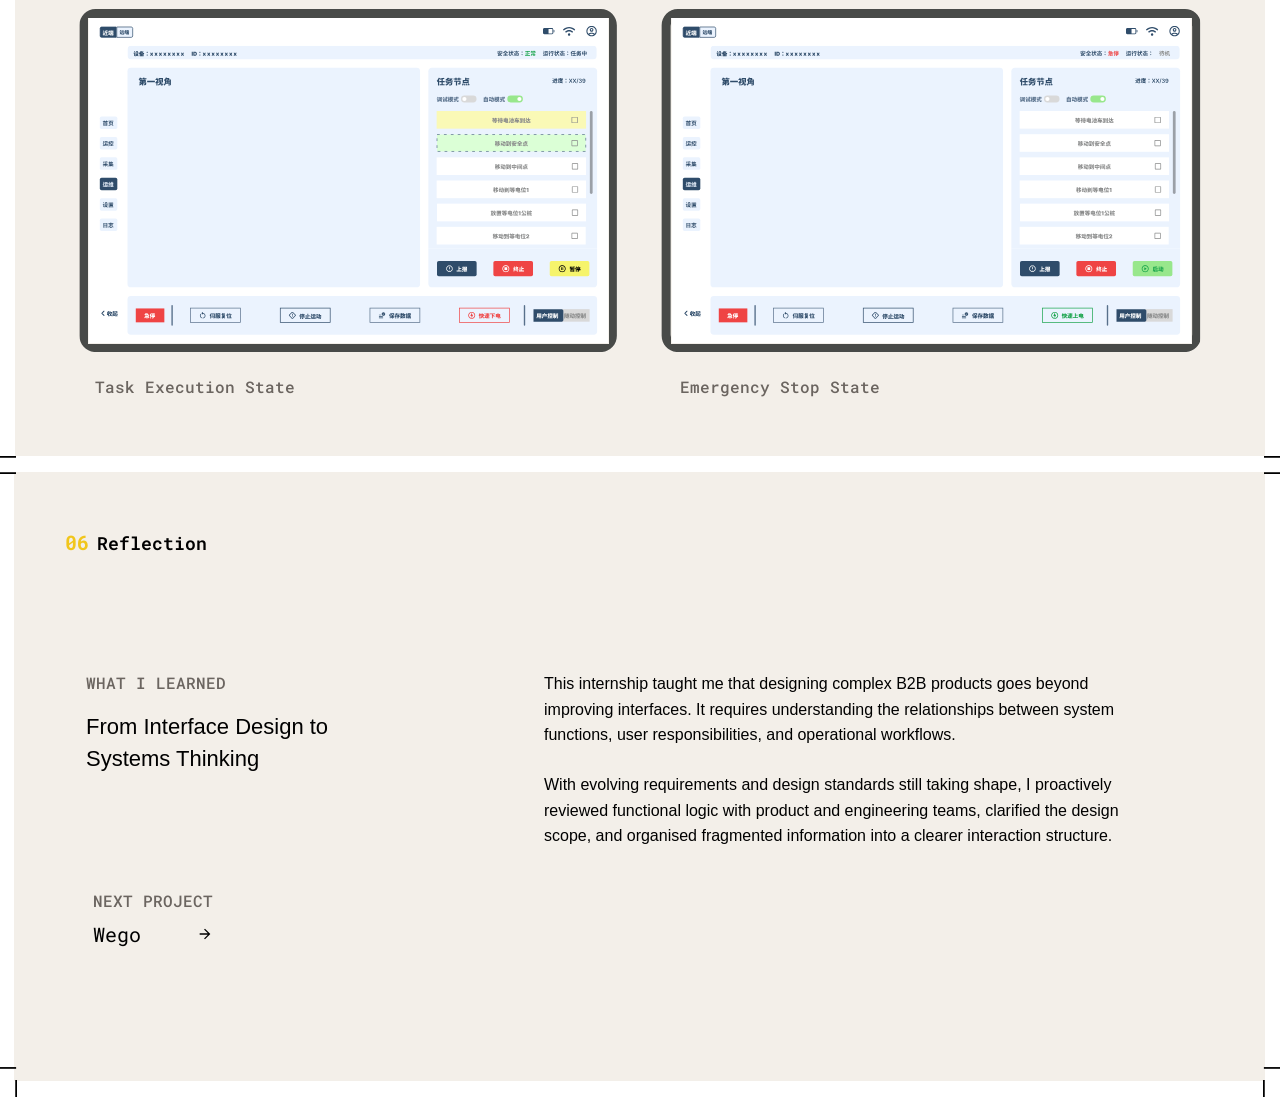
<file: internship-case.html>
<!doctype html>
<html lang="en">
  <head>
    <meta charset="utf-8">
    <meta name="viewport" content="width=device-width, initial-scale=1">
    <meta name="theme-color" content="#ffffff">
    <title>Internship Case — Bettie Zhao</title>
    <link rel="preconnect" href="https://fonts.googleapis.com">
    <link rel="preconnect" href="https://fonts.gstatic.com" crossorigin>
    <link href="https://fonts.googleapis.com/css2?family=Google+Sans+Flex:opsz,wght@18..144,400;18..144,500;18..144,600;18..144,700&amp;family=Roboto+Mono:wght@400;500;600;700&amp;display=swap" rel="stylesheet">
    <link rel="stylesheet" href="css/tokens.css">
    <link rel="stylesheet" href="css/shared.css">
    <link rel="stylesheet" href="css/internship-case.css">
    <link rel="stylesheet" href="css/wego-case.css">
    <link rel="stylesheet" href="css/internship-case-en.css">
    <link rel="stylesheet" href="css/case-layout.css">
    <script src="js/case-layout.js" defer></script>
    <link rel="stylesheet" href="css/case-interactions.css">
    <script src="js/case-interactions.js" defer></script>
</head>
  <body>
    <div class="internship-case wego-case internship-case--en">
      <header class="site-header">
        <nav class="site-navigation" aria-label="Main navigation">
          <div class="brand">
            <a class="brand-name" href="index.html#about">BETTIE ZHAO</a>
            <span class="brand-swatch" aria-hidden="true"></span>
          </div>
          <ul class="navigation-links">
            <li><a href="index.html">HOME</a></li>
            <li><a href="project-list.html" aria-current="page">PROJECT</a></li>
            <li><a href="assets/documents/Zherui-Zhao-Resume.pdf" target="_blank" rel="noopener">RESUME</a></li>
            <li class="navigation-contact" hidden>CONTACT</li>
            <li class="language-label">En/中</li>
          </ul>
        </nav>
        <span class="crop-mark crop-mark--top-left"><img src="assets/decorations/crop-mark-top-left.svg" alt=""></span>
        <span class="crop-mark crop-mark--top-right"><img src="assets/decorations/crop-mark-top-right.svg" alt=""></span>
      </header>

      <main class="case-main">
        <section class="case-section case-overview" aria-labelledby="overview-title">
          <h1 class="case-section__title" id="overview-title"><span>01</span> Project Review</h1>
          <div class="case-overview__grid">
            <div class="overview__narrative">
              <div class="overview__identity">
                <p class="overview__company">SPIRIT-AI</p>
                <p class="overview__product">MOZHMI O&amp;M</p>
              </div>
              <p class="overview__summary">As part of an industrial robotics product update for use in CATL factories, the team planned to integrate MozLink’s remote control capabilities into the existing MozHMI system to support equipment monitoring, task execution, and on-site maintenance.</p>
              <p class="overview__context">The update required integrating existing functions and refining interactions, while reorganising information and workflows within the established product architecture.</p>
            </div>
            <dl class="overview__metadata">
            <div class="overview__meta overview__meta--role">
              <dt>ROLE</dt><dd>Product Designer · UX/UI Designer</dd>
            </div>
            <div class="overview__meta overview__meta--timeline">
              <dt>TIMELINE</dt><dd>2026.06-2026.08</dd>
            </div>
            <div class="overview__meta overview__meta--audience">
              <dt>AUDIENCE</dt><dd>Robot Operators · On-site Monitoring and Maintenance Staff</dd>
            </div>
            <div class="overview__meta overview__meta--scope">
              <dt>SCOPE</dt><dd>Information Architecture · Interaction Flows · UI Design</dd>
            </div>
            <div class="overview__meta overview__meta--platform">
              <dt>PLATFORM</dt><dd><span>PC</span><span class="overview__platform-separator">·</span><span>PAD</span></dd>
            </div>
            </dl>
          </div>
        </section>

        <div class="case-divider case-divider--15" aria-hidden="true">
          <span class="crop-mark case-crop-mark case-crop-mark--left"><img src="assets/decorations/crop-mark-bottom.svg" alt=""></span>
          <span class="crop-mark case-crop-mark case-crop-mark--right"><img src="assets/decorations/crop-mark-bottom.svg" alt=""></span>
        </div>

        <section class="case-section case-challenge" aria-labelledby="challenge-title">
          <h2 class="case-section__title" id="challenge-title"><span>02</span> Design Challenge</h2>
          <p class="challenge__intro">The operations and maintenance update needed to bring together remote control capabilities, task workflows, and equipment status information. These functions were spread across different systems and versions, each with its own interface structure and interaction logic.</p>
          <div class="challenge__gallery">
            <figure class="challenge-card challenge-card--old">
              <div class="challenge-card__artwork challenge-card__artwork--grid">
                <span class="challenge-card__image-clip challenge-card__image-clip--old"><img src="assets/case-study/challenge-mozlink-new.png" alt="Legacy MozLink remote control interface"></span>
              </div>
              <figcaption><span>LEGACY MOZLINK</span><span>Remote Control System</span></figcaption>
            </figure>
            <figure class="challenge-card challenge-card--new">
              <div class="challenge-card__artwork challenge-card__artwork--grid">
                <span class="challenge-card__image-clip challenge-card__image-clip--new"><img src="assets/case-study/challenge-mozlink-old.png" alt="Updated MozLink remote control interface"></span>
              </div>
              <figcaption><span>UPDATED MOZLINK</span><span>Remote Control System</span></figcaption>
            </figure>
            <figure class="challenge-card challenge-card--hmi">
              <div class="challenge-card__artwork challenge-card__artwork--grid">
                <span class="challenge-card__image-clip challenge-card__image-clip--hmi"><img src="assets/case-study/challenge-hmi-dashboard.png" alt="Robot HMI end-to-end workflow platform"></span>
              </div>
              <figcaption><span>END-TO-END PLATFORM</span><span>Task Workflows and Node Management</span></figcaption>
            </figure>
          </div>
          <div class="challenge__statement">
            <p>THE DESIGN CHALLENGE</p>
            <h3>How might we bring existing system capabilities and task information together into a clear, consistent operations and maintenance experience?</h3>
          </div>
        </section>

        <div class="case-divider" aria-hidden="true">
          <span class="crop-mark case-crop-mark case-crop-mark--left"><img src="assets/decorations/crop-mark-bottom.svg" alt=""></span>
          <span class="crop-mark case-crop-mark case-crop-mark--right"><img src="assets/decorations/crop-mark-bottom.svg" alt=""></span>
        </div>

        <section class="case-section case-approach" aria-labelledby="approach-title">
          <h2 class="case-section__title" id="approach-title"><span>03</span> Design Approach</h2>
<div class="approach__body">
          <p class="approach__intro">Within the established product direction, I analysed the systems and mapped the relationships between roles and functions to define the module’s information architecture and interaction logic.</p>
          <div class="approach__steps">
            <article class="approach-step approach-step--first">
              <div class="approach-step__heading"><p class="approach-step__number">01</p><h3>Understand &amp; Validate</h3></div>
              <p class="approach-step__description">Clarify roles, system functions, and operational needs to define the design scope.</p>
            </article>
            <article class="approach-step approach-step--active">
              <div class="approach-step__heading"><p class="approach-step__number">02</p><h3>Design &amp; Organise</h3></div>
              <p class="approach-step__description">Define information zones, interaction flows, and interface behaviour across different states.</p>
            </article>
            <article class="approach-step approach-step--last">
              <div class="approach-step__heading"><p class="approach-step__number">03</p><h3>Review &amp; Iterate</h3></div>
              <p class="approach-step__description">Review operational logic with product and engineering teams, and refine the design through feedback.</p>
            </article>
          </div>
          <div class="approach__iteration">
            <img src="assets/case-study/approach-iteration-icon.svg" alt="">
            <p>Iterate through product and engineering feedback</p>
          </div>
        </div>
</section>

        <div class="case-divider" aria-hidden="true">
          <span class="crop-mark case-crop-mark case-crop-mark--left"><img src="assets/decorations/crop-mark-bottom.svg" alt=""></span>
          <span class="crop-mark case-crop-mark case-crop-mark--right"><img src="assets/decorations/crop-mark-bottom.svg" alt=""></span>
        </div>

        <section class="case-section case-decision" aria-labelledby="decision-title">
          <h2 class="case-section__title" id="decision-title"><span>04</span> Design Decision</h2>
          <div class="decision__groups">
            <div class="decision-group decision-group--ia">
            <article class="decision-note decision-note--ia">
              <div class="decision-note__heading"><p>01 Information Architecture</p><h3>Integrating Functions into a Clear Information Hierarchy</h3></div>
              <p class="decision-note__description">Create distinct information zones by reorganising equipment status, task information, and operational controls.</p>
            </article>
            <figure class="decision-screen decision-screen--exploration">
              <img src="assets/case-study/decision-pad-exploration.svg" alt="Information architecture exploration for the local tablet interface, with numbered annotations">
            </figure>
            </div>

            <div class="decision-group decision-group--interaction">
            <article class="decision-note decision-note--interaction">
              <div class="decision-note__heading"><p><span>02</span> Interaction Design</p><h3>Separating Task Actions from Global Controls</h3></div>
            </article>
            <div class="decision__exploration-gallery">
              <figure class="decision-screen decision-screen--early-pc">
                <img src="assets/case-study/decision-pc-early.svg" alt="Desktop operations and maintenance interaction exploration">
              </figure>
              <figure class="decision-screen decision-screen--early-pad">
                <img src="assets/case-study/decision-pad-early.svg" alt="Tablet operations and maintenance interaction exploration">
              </figure>
              <p class="decision__gallery-label decision__gallery-label--early">EARLY EXPLORATION</p>
              <p class="decision__gallery-label decision__gallery-label--final">FINAL DESIGN</p>
            </div>
            </div>

            <div class="decision-group decision-group--state">
            <article class="decision-note decision-note--state">
              <div class="decision-note__heading"><p>03 STATE-BASED INTERACTION</p><h3>Designing Feedback around Operational States</h3></div>
            </article>
            <div class="decision__states">
              <figure class="decision-state decision-state--one">
                <span class="decision-state__layers"><img src="assets/case-study/decision-final-01-node.svg" alt=""><img src="assets/case-study/decision-final-01-operations.svg" alt=""></span>
                <figcaption>Task in Progress</figcaption>
              </figure>
              <figure class="decision-state decision-state--two">
                <span class="decision-state__layers"><img src="assets/case-study/decision-final-02-node.svg" alt=""><img src="assets/case-study/decision-final-02-operations.svg" alt=""></span>
                <figcaption>Node Selected</figcaption>
              </figure>
              <figure class="decision-state decision-state--three">
                <span class="decision-state__layers"><img src="assets/case-study/decision-final-03-node.svg" alt=""><img src="assets/case-study/decision-final-03-operations.svg" alt=""></span>
                <figcaption>Start Execution</figcaption>
              </figure>
            </div>
            </div>
          </div>
        </section>

        <div class="case-divider" aria-hidden="true">
          <span class="crop-mark case-crop-mark case-crop-mark--left"><img src="assets/decorations/crop-mark-bottom.svg" alt=""></span>
          <span class="crop-mark case-crop-mark case-crop-mark--right"><img src="assets/decorations/crop-mark-bottom.svg" alt=""></span>
        </div>

        <section class="case-section case-solution" aria-labelledby="solution-title">
          <h2 class="case-section__title" id="solution-title"><span>05</span> Final Solution</h2>
          <div class="case-solution__content">
            <figure class="solution__desktop">
              <img src="assets/case-study/solution-pc.svg" alt="Main desktop operations interface showing task execution status">
              <figcaption><span>PC / Main Operating Interface</span><span>Desktop Operations &amp; Maintenance</span></figcaption>
            </figure>
            <div class="solution__tablets">
            <figure class="solution-tablet">
              <span class="solution-tablet__device">
                <img class="solution-tablet__frame" src="assets/case-study/solution-pad-frame-01.svg" alt="">
                <img class="solution-tablet__screen" src="assets/case-study/solution-pad-01.svg" alt="">
              </span>
              <figcaption>Task Execution State</figcaption>
            </figure>
            <figure class="solution-tablet">
              <span class="solution-tablet__device">
                <img class="solution-tablet__frame" src="assets/case-study/solution-pad-frame-02.svg" alt="">
                <img class="solution-tablet__screen" src="assets/case-study/solution-pad-02.svg" alt="">
              </span>
              <figcaption>Emergency Stop State</figcaption>
            </figure>
            </div>
          </div>
        </section>

        <div class="case-divider" aria-hidden="true">
          <span class="crop-mark case-crop-mark case-crop-mark--left"><img src="assets/decorations/crop-mark-bottom.svg" alt=""></span>
          <span class="crop-mark case-crop-mark case-crop-mark--right"><img src="assets/decorations/crop-mark-bottom.svg" alt=""></span>
        </div>

        <section class="case-section case-reflection" aria-labelledby="reflection-title">
          <h2 class="case-section__title" id="reflection-title"><span>06</span> Reflection</h2>
          <div class="reflection__body">
<div class="reflection__content">
            <div class="reflection__topic">
              <p>WHAT I LEARNED</p>
              <h3>From Interface Design to Systems Thinking</h3>
            </div>
            <div class="reflection__copy">
              <p>This internship taught me that designing complex B2B products goes beyond improving interfaces. It requires understanding the relationships between system functions, user responsibilities, and operational workflows.</p>
              <p>With evolving requirements and design standards still taking shape, I proactively reviewed functional logic with product and engineering teams, clarified the design scope, and organised fragmented information into a clearer interaction structure.</p>
            </div>
          </div>
          <a class="reflection__next" href="project-list.html?project=wego">
            <span>NEXT PROJECT</span>
            <span class="reflection__next-title">Wego</span>
            <img src="assets/case-study/next-project-arrow.svg" alt="">
          </a>
        </div>
</section>
      </main>

      <div class="case-page-end" aria-hidden="true">
        <span class="crop-mark case-crop-mark case-crop-mark--bottom-left"><img src="assets/decorations/crop-mark-bottom-right.svg" alt=""></span>
        <span class="crop-mark case-crop-mark case-crop-mark--bottom-right"><img src="assets/decorations/crop-mark-top-right.svg" alt=""></span>
      </div>
    </div>
  </body>
</html>
</file>
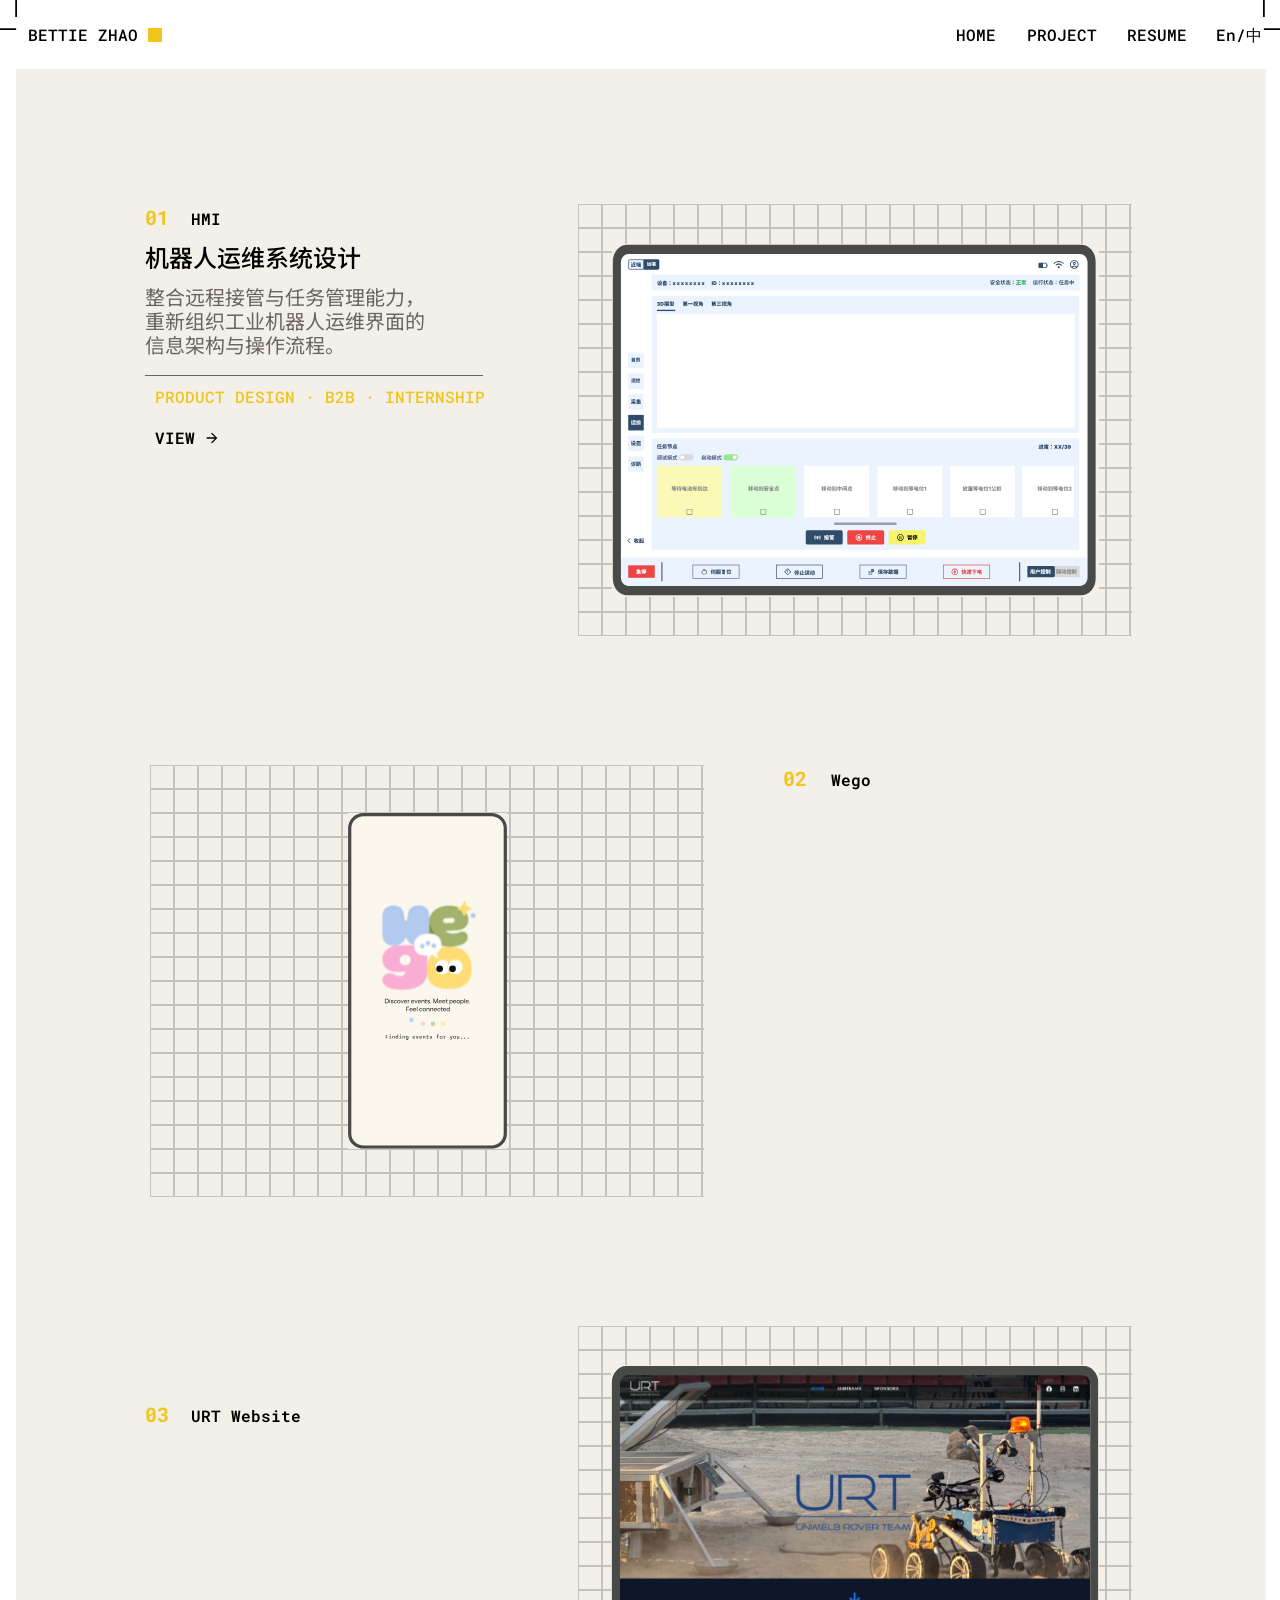
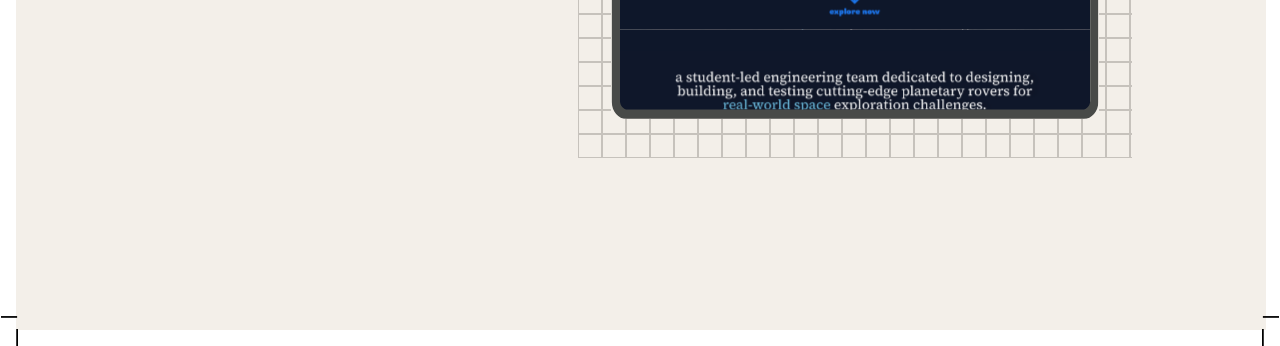
<file: project-list-zh.html>
<!doctype html>
<html lang="zh-CN">
  <head>
    <meta charset="utf-8">
    <meta name="viewport" content="width=device-width, initial-scale=1">
    <meta name="theme-color" content="#ffffff">
    <title>Projects — Bettie Zhao</title>
    <link rel="preconnect" href="https://fonts.googleapis.com">
    <link rel="preconnect" href="https://fonts.gstatic.com" crossorigin>
    <link href="https://fonts.googleapis.com/css2?family=Google+Sans+Flex:opsz,wght@18..144,600&family=Noto+Sans+SC:wght@400;500&family=Roboto+Mono:wght@500;600;700&display=swap" rel="stylesheet">
    <link rel="stylesheet" href="css/tokens.css">
    <link rel="stylesheet" href="css/shared.css">
    <link rel="stylesheet" href="css/project-list.css">
  </head>
  <body>
    <div class="project-page">
      <header class="site-header">
        <nav class="site-navigation" aria-label="Main navigation">
          <div class="brand">
            <a class="brand-name" href="index.html#about">BETTIE ZHAO</a>
            <span class="brand-swatch" aria-hidden="true"></span>
          </div>
          <ul class="navigation-links">
            <li><a href="index.html">HOME</a></li>
            <li><a href="project-list-zh.html" aria-current="page">PROJECT</a></li>
            <li><a href="assets/documents/Zherui-Zhao-Resume.pdf" target="_blank" rel="noopener">RESUME</a></li>
            <li class="navigation-contact" hidden>CONTACT</li>
            <li class="language-label">En/中</li>
          </ul>
        </nav>
        <span class="crop-mark crop-mark--top-left"><img src="assets/decorations/crop-mark-top-left.svg" alt=""></span>
        <span class="crop-mark crop-mark--top-right"><img src="assets/decorations/crop-mark-top-right.svg" alt=""></span>
      </header>

      <main class="project-list-panel" aria-label="Selected projects">
        <section class="project-entry project-entry--hmi" aria-labelledby="hmi-title">
          <div class="project-entry__heading project-entry__heading--hmi">
            <span class="project-entry__number">01</span>
            <span class="project-entry__label">HMI</span>
          </div>
          <div class="project-artwork project-artwork--hmi">
            <img class="project-mockup project-mockup--hmi" src="assets/projects/hmi-mockup.svg" alt="HMI robot maintenance system desktop interface">
          </div>
          <div class="project-copy project-copy--hmi">
            <h1 id="hmi-title">机器人运维系统设计</h1>
            <p>整合远程接管与任务管理能力，重新组织工业机器人运维界面的信息架构与操作流程。</p>
            <div class="project-categories" aria-label="Project categories">
              <span>PRODUCT DESIGN </span><b>· </b><span>B2B </span><b>·</b><span> INTERNSHIP </span>
            </div>
            <a class="project-view" href="internship-case-zh.html"><span>VIEW</span><img src="assets/illustrations/arrow-right.svg" alt=""></a>
          </div>
        </section>

        <section class="project-entry project-entry--wego" aria-labelledby="wego-title">
          <div class="project-entry__heading project-entry__heading--wego">
            <span class="project-entry__number project-entry__number--padded">02</span>
            <h2 class="project-entry__label" id="wego-title">Wego</h2>
          </div>
          <div class="project-artwork project-artwork--wego">
            <img class="project-mockup project-mockup--wego" src="assets/projects/wego-mockup.svg" alt="Wego mobile app shown in a phone mockup">
          </div>
        </section>

        <section class="project-entry project-entry--urt" aria-labelledby="urt-title">
          <div class="project-entry__heading project-entry__heading--urt">
            <span class="project-entry__number">03</span>
            <h2 class="project-entry__label" id="urt-title">URT Website</h2>
          </div>
          <div class="project-artwork project-artwork--urt">
            <img class="project-mockup project-mockup--urt" src="assets/projects/urt-mockup.svg" alt="URT engineering team website shown in a desktop browser mockup">
          </div>
        </section>
      </main>

      <span class="crop-mark crop-mark--bottom-left crop-mark--project-bottom-left"><img src="assets/decorations/crop-mark-top-left.svg" alt=""></span>
      <span class="crop-mark crop-mark--bottom-right crop-mark--project-bottom"><img src="assets/decorations/crop-mark-bottom-right.svg" alt=""></span>
    </div>
  </body>
</html>
</file>
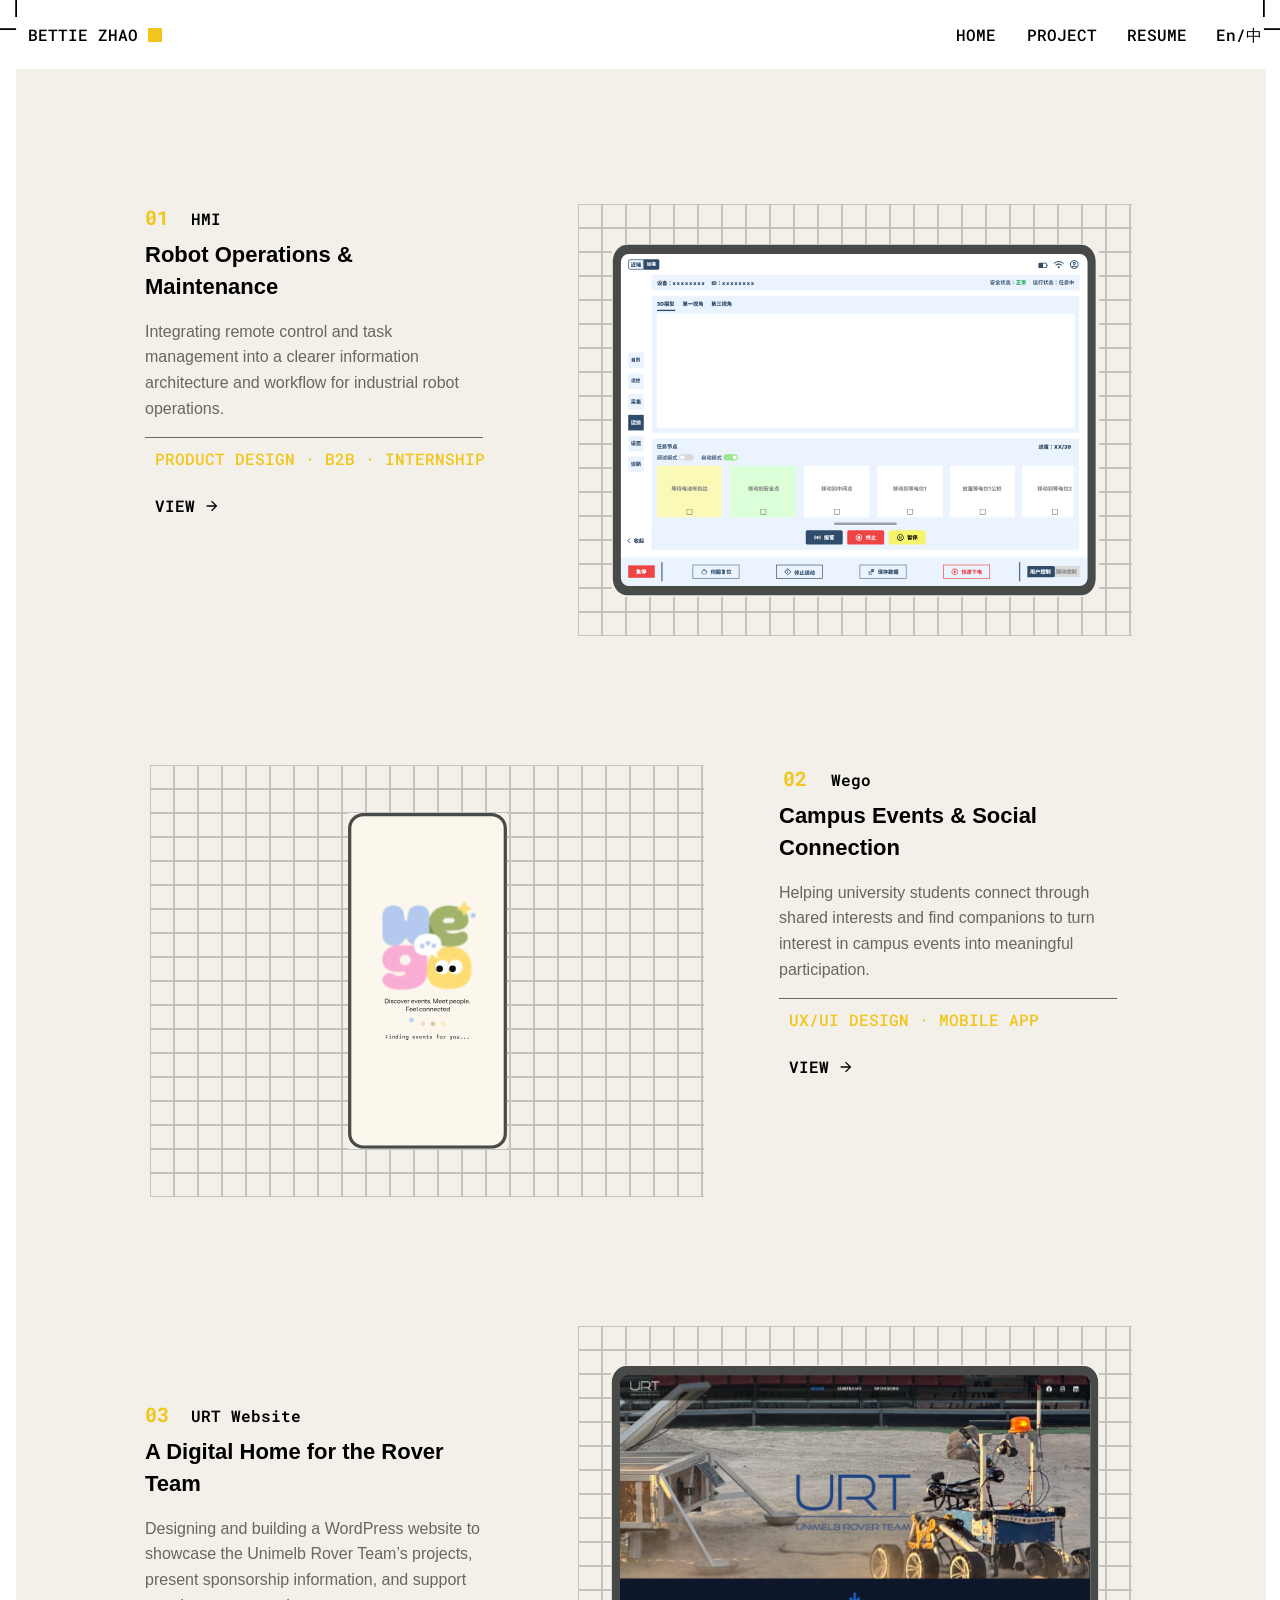
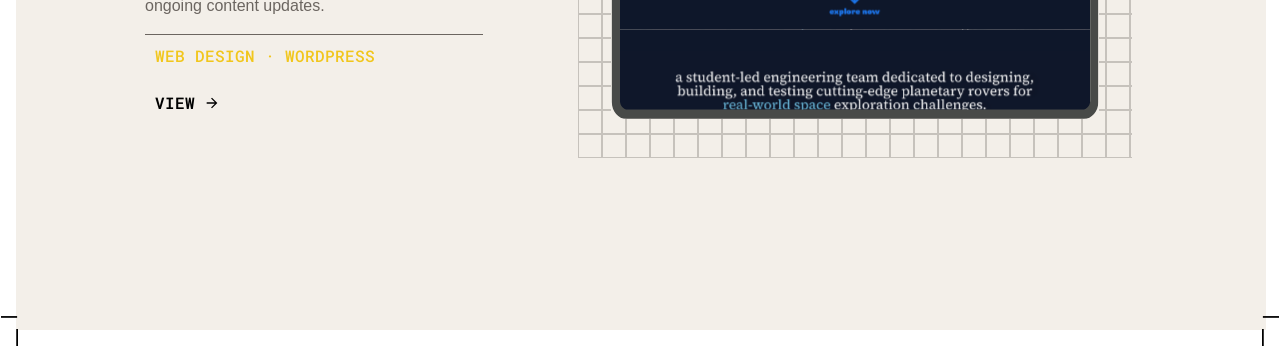
<file: project-list.html>
<!doctype html>
<html lang="en">
  <head>
    <meta charset="utf-8">
    <meta name="viewport" content="width=device-width, initial-scale=1">
    <meta name="theme-color" content="#ffffff">
    <title>Projects — Bettie Zhao</title>
    <link rel="preconnect" href="https://fonts.googleapis.com">
    <link rel="preconnect" href="https://fonts.gstatic.com" crossorigin>
    <link href="https://fonts.googleapis.com/css2?family=Google+Sans+Flex:opsz,wght@18..144,400;18..144,500;18..144,600;18..144,700&amp;family=Roboto+Mono:wght@400;500;600;700&amp;display=swap" rel="stylesheet">
    <link rel="stylesheet" href="css/tokens.css">
    <link rel="stylesheet" href="css/shared.css">
    <link rel="stylesheet" href="css/project-list.css">
    <link rel="stylesheet" href="css/project-list-en.css">
  </head>
  <body>
    <div class="project-page project-page--en">
      <header class="site-header">
        <nav class="site-navigation" aria-label="Main navigation">
          <div class="brand">
            <a class="brand-name" href="index.html#about">BETTIE ZHAO</a>
            <span class="brand-swatch" aria-hidden="true"></span>
          </div>
          <ul class="navigation-links">
            <li><a href="index.html">HOME</a></li>
            <li><a href="project-list.html" aria-current="page">PROJECT</a></li>
            <li><a href="assets/documents/Zherui-Zhao-Resume.pdf" target="_blank" rel="noopener">RESUME</a></li>
            <li class="navigation-contact" hidden>CONTACT</li>
            <li class="language-label">En/中</li>
          </ul>
        </nav>
        <span class="crop-mark crop-mark--top-left"><img src="assets/decorations/crop-mark-top-left.svg" alt=""></span>
        <span class="crop-mark crop-mark--top-right"><img src="assets/decorations/crop-mark-top-right.svg" alt=""></span>
      </header>

      <main class="project-list-panel" aria-label="Selected projects">
        <section id="project-hmi" class="project-entry project-entry--hmi" aria-labelledby="hmi-title">
          <div class="project-entry__heading project-entry__heading--hmi">
            <span class="project-entry__number">01</span>
            <span class="project-entry__label">HMI</span>
          </div>
          <div class="project-artwork project-artwork--hmi">
            <img class="project-mockup project-mockup--hmi" src="assets/projects/hmi-mockup.svg" alt="HMI robot maintenance system desktop interface">
          </div>
          <div class="project-copy project-copy--hmi">
            <h1 id="hmi-title">Robot Operations &amp; Maintenance</h1>
            <p>Integrating remote control and task management into a clearer information architecture and workflow for industrial robot operations.</p>
            <div class="project-categories" aria-label="Project categories">
              <span>PRODUCT DESIGN </span><b>· </b><span>B2B </span><b>·</b><span> INTERNSHIP </span>
            </div>
            <a class="project-view" href="internship-case.html"><span>VIEW</span><img src="assets/illustrations/arrow-right.svg" alt=""></a>
          </div>
        </section>

        <section id="project-wego" class="project-entry project-entry--wego" aria-labelledby="wego-title">
          <div class="project-entry__heading project-entry__heading--wego">
            <span class="project-entry__number project-entry__number--padded">02</span>
            <span class="project-entry__label">Wego</span>
          </div>
          <div class="project-copy project-copy--wego">
            <h2 id="wego-title">Campus Events &amp; Social Connection</h2>
            <p>Helping university students connect through shared interests and find companions to turn interest in campus events into meaningful participation.</p>
            <div class="project-categories" aria-label="Project categories">UX/UI DESIGN · MOBILE APP</div>
            <a class="project-view" href="wego-case.html"><span>VIEW</span><img src="assets/illustrations/arrow-right.svg" alt=""></a>
          </div>
          <div class="project-artwork project-artwork--wego">
            <img class="project-mockup project-mockup--wego" src="assets/projects/wego-mockup.svg" alt="Wego mobile app shown in a phone mockup">
          </div>
        </section>

        <section id="project-urt" class="project-entry project-entry--urt" aria-labelledby="urt-title">
          <div class="project-entry__heading project-entry__heading--urt">
            <span class="project-entry__number">03</span>
            <span class="project-entry__label">URT Website</span>
          </div>
          <div class="project-copy project-copy--urt">
            <h2 id="urt-title">A Digital Home for the Rover Team</h2>
            <p>Designing and building a WordPress website to showcase the Unimelb Rover Team’s projects, present sponsorship information, and support ongoing content updates.</p>
            <div class="project-categories" aria-label="Project categories">WEB DESIGN · WORDPRESS</div>
            <a class="project-view" href="urt-case.html"><span>VIEW</span><img src="assets/illustrations/arrow-right.svg" alt=""></a>
          </div>
          <div class="project-artwork project-artwork--urt">
            <img class="project-mockup project-mockup--urt" src="assets/projects/urt-mockup.svg" alt="URT engineering team website shown in a desktop browser mockup">
          </div>
        </section>
      </main>

      <span class="crop-mark crop-mark--bottom-left crop-mark--project-bottom-left"><img src="assets/decorations/crop-mark-top-left.svg" alt=""></span>
      <span class="crop-mark crop-mark--bottom-right crop-mark--project-bottom"><img src="assets/decorations/crop-mark-bottom-right.svg" alt=""></span>
    </div>
    <script src="js/project-list-navigation.js" defer></script>
  </body>
</html>
</file>
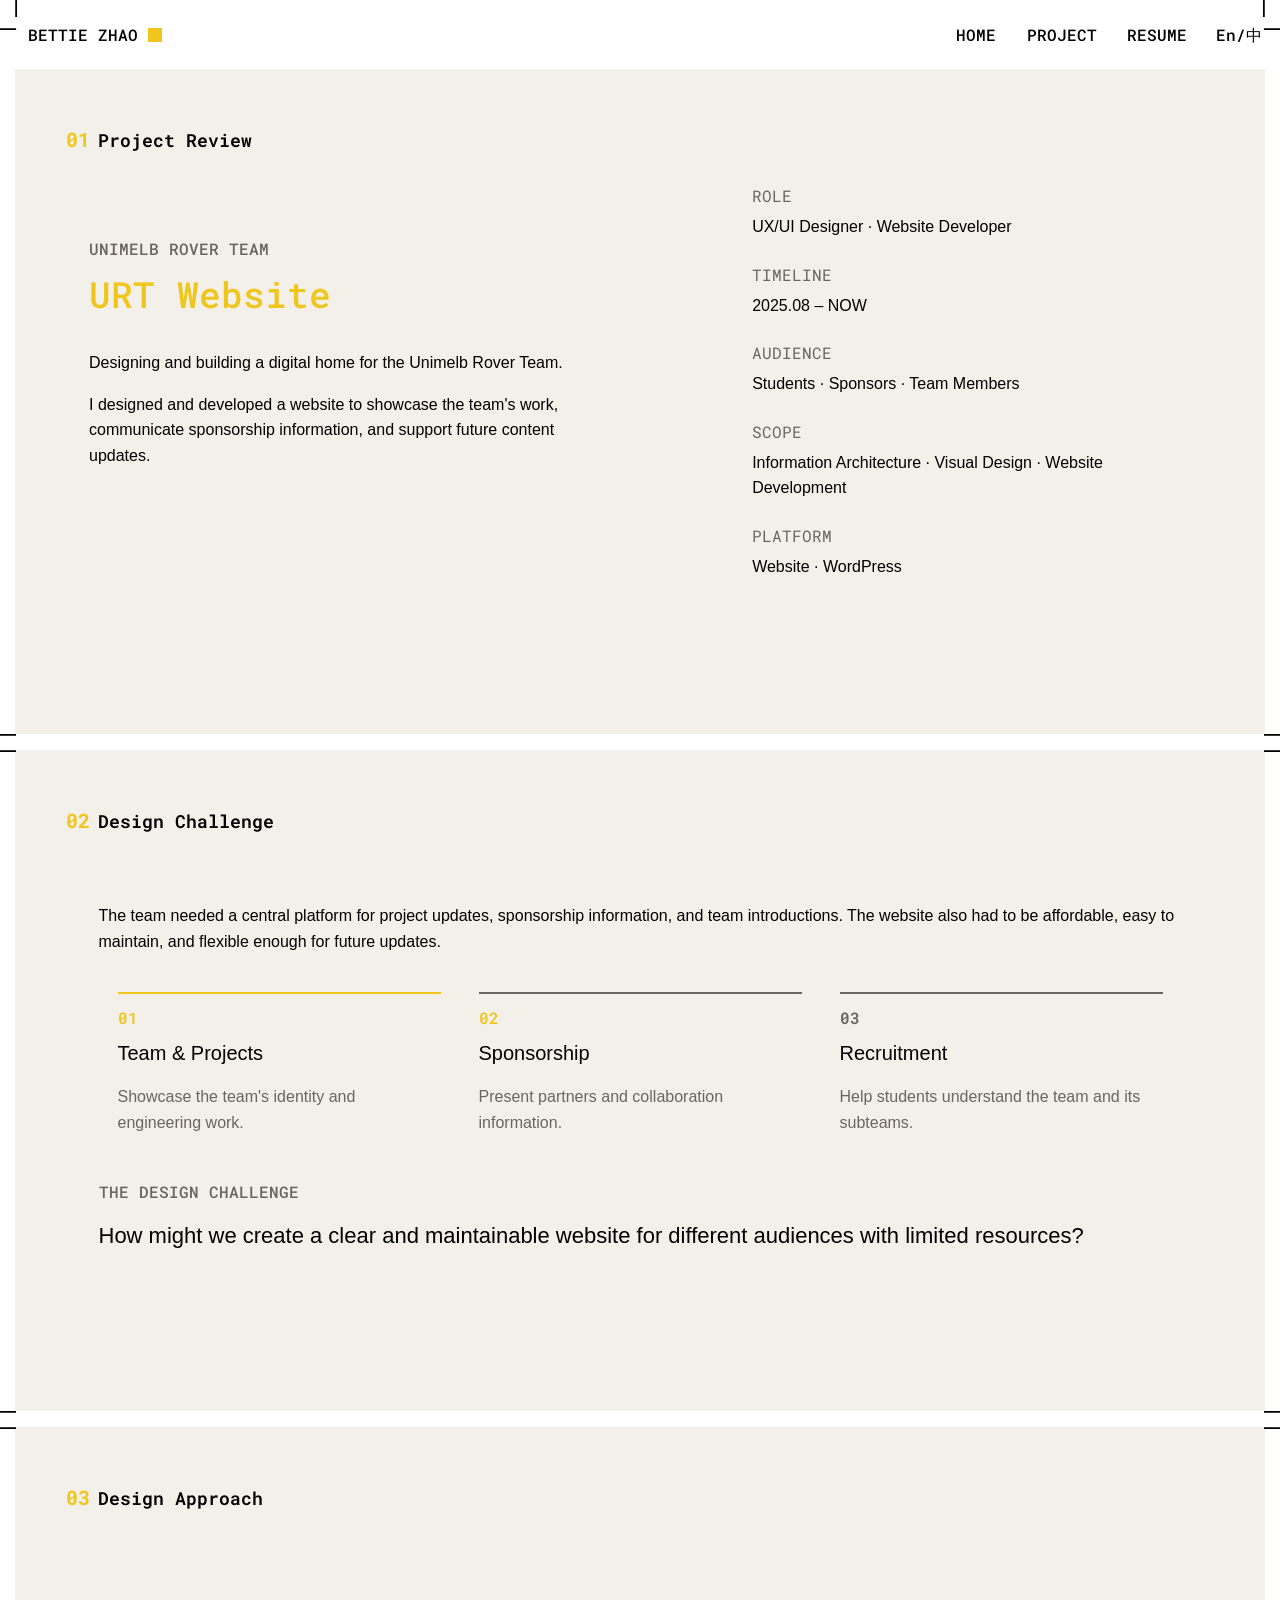
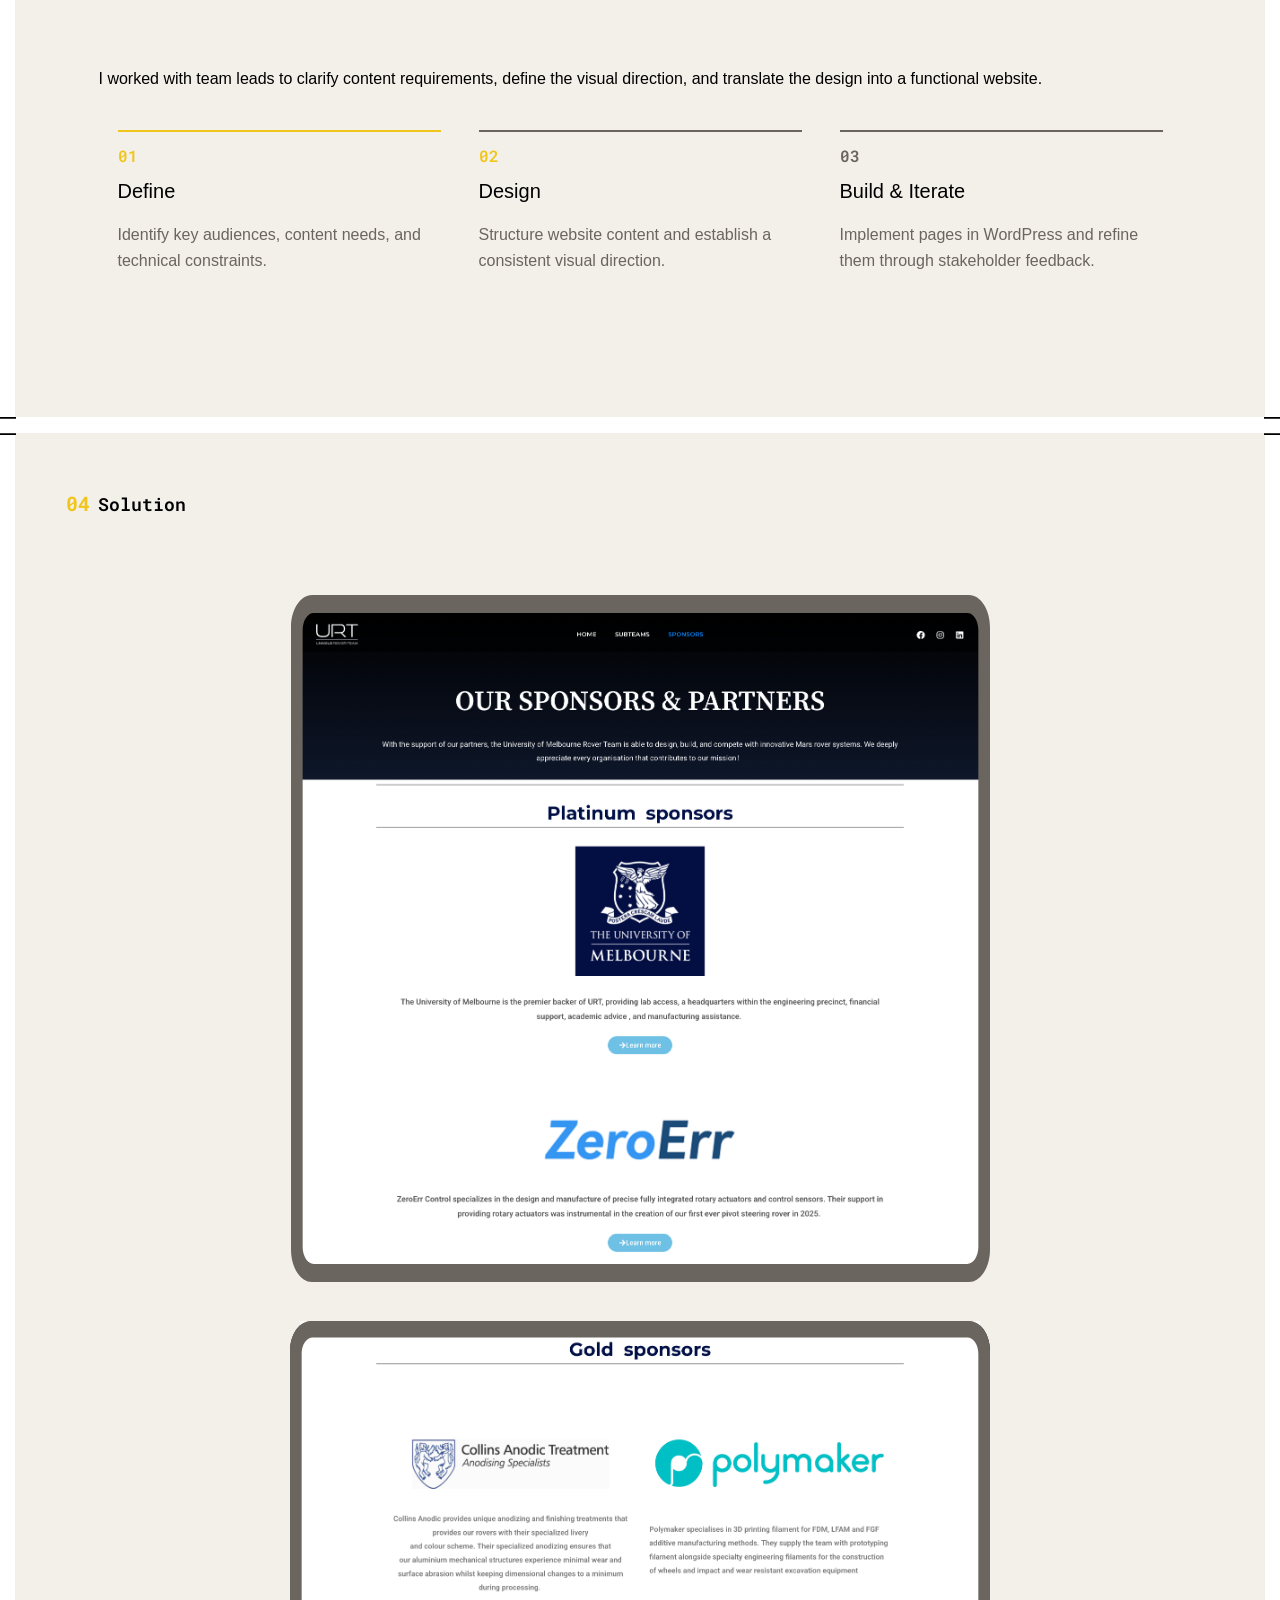
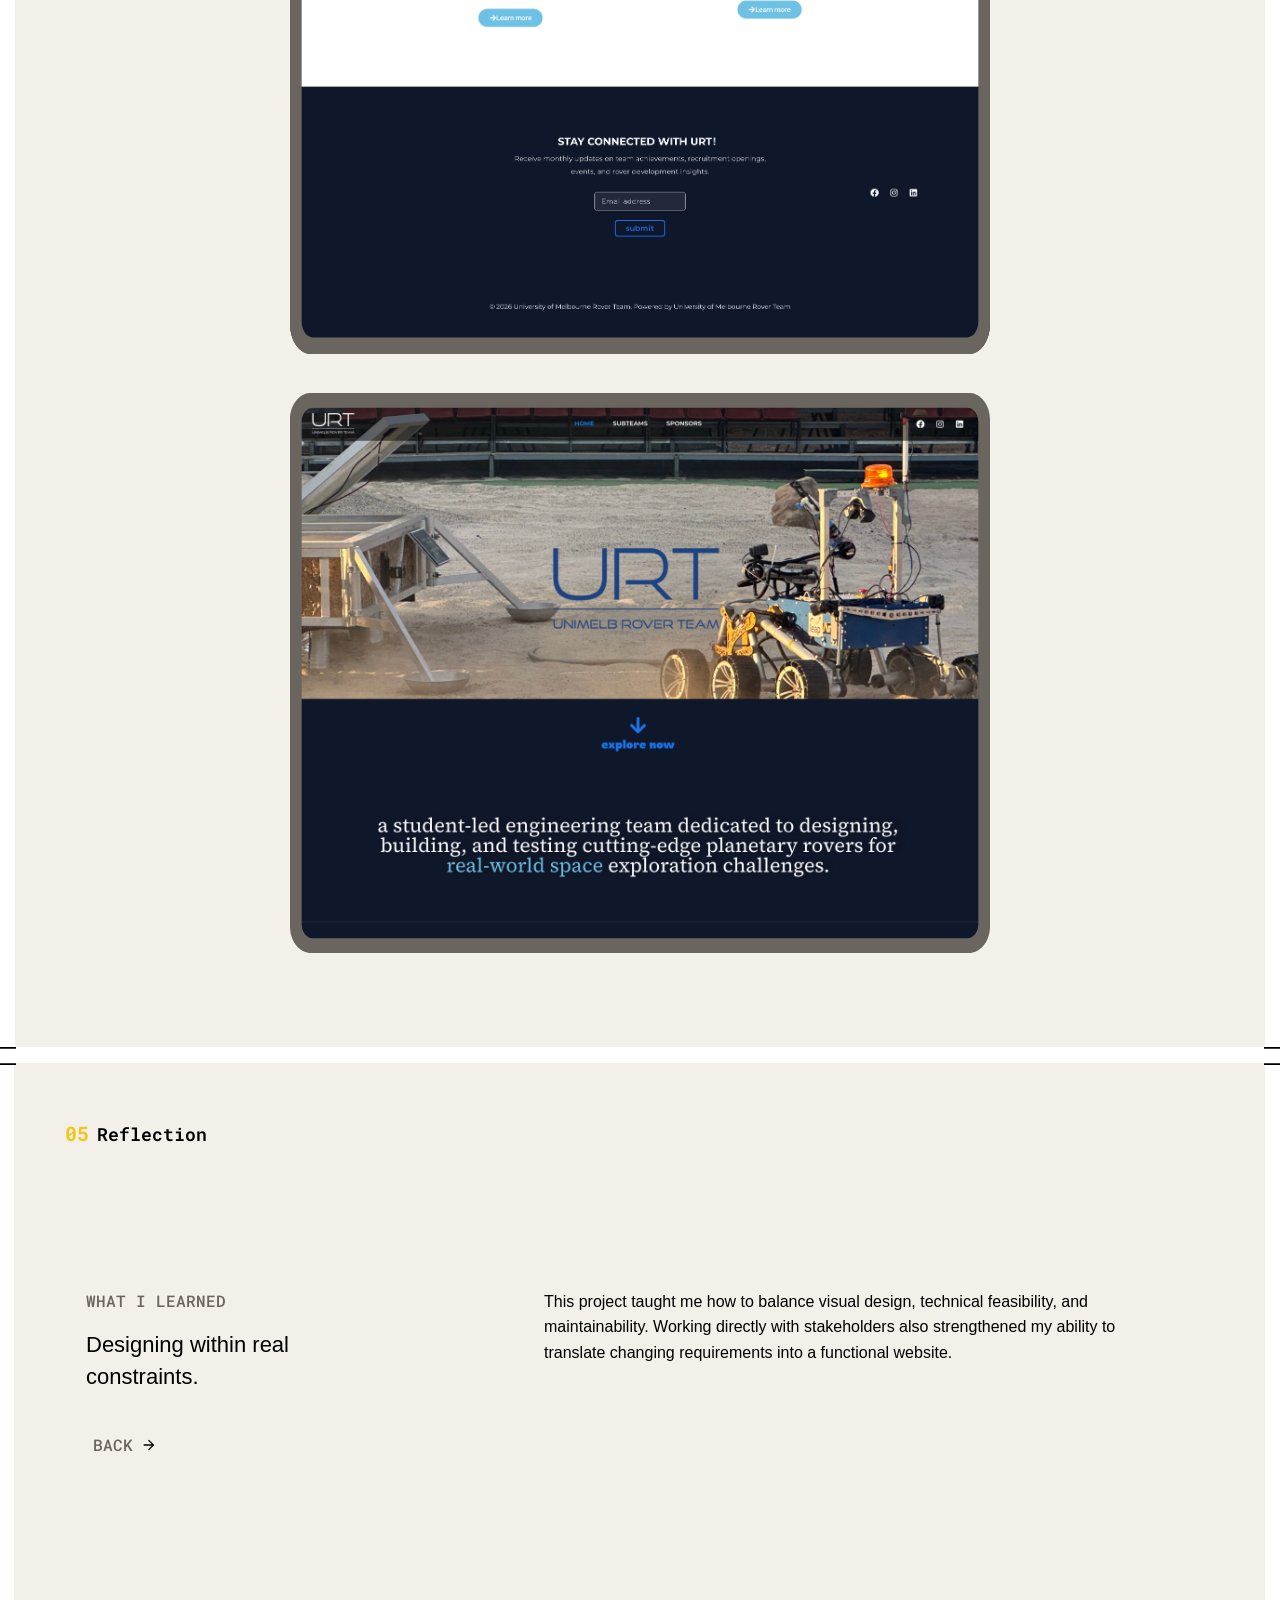
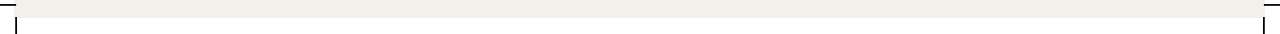
<file: urt-case.html>
<!doctype html>
<html lang="en">
<head>
<meta charset="utf-8">
<meta name="viewport" content="width=device-width, initial-scale=1">
<meta name="theme-color" content="#ffffff">
<title>URT Website Case Study — Bettie Zhao</title>
    <link rel="preconnect" href="https://fonts.googleapis.com">
    <link rel="preconnect" href="https://fonts.gstatic.com" crossorigin>
    <link href="https://fonts.googleapis.com/css2?family=Google+Sans+Flex:opsz,wght@18..144,400;18..144,500;18..144,600;18..144,700&amp;family=Roboto+Mono:wght@400;500;600;700&amp;display=swap" rel="stylesheet">
    <link rel="stylesheet" href="css/tokens.css">
    <link rel="stylesheet" href="css/shared.css">
    <link rel="stylesheet" href="css/internship-case.css">
    <link rel="stylesheet" href="css/wego-case.css">
    <link rel="stylesheet" href="css/urt-case.css">
    <link rel="stylesheet" href="css/case-layout.css">
    <script src="js/case-layout.js" defer></script>
    <link rel="stylesheet" href="css/case-interactions.css">
    <script src="js/case-interactions.js" defer></script>
</head>
<body>
<div class="internship-case wego-case urt-case">
      <header class="site-header">
        <nav class="site-navigation" aria-label="Main navigation">
          <div class="brand">
            <a class="brand-name" href="index.html#about">BETTIE ZHAO</a>
            <span class="brand-swatch" aria-hidden="true">
</span>
          </div>
          <ul class="navigation-links">
            <li>
<a href="index.html">HOME</a>
</li>
            <li>
<a href="project-list.html" aria-current="page">PROJECT</a>
</li>
            <li><a href="assets/documents/Zherui-Zhao-Resume.pdf" target="_blank" rel="noopener">RESUME</a></li>
            <li class="navigation-contact" hidden>CONTACT</li>
            <li class="language-label">En/中</li>
          </ul>
        </nav>
        <span class="crop-mark crop-mark--top-left">
<img src="assets/decorations/crop-mark-top-left.svg" alt="">
</span>
        <span class="crop-mark crop-mark--top-right">
<img src="assets/decorations/crop-mark-top-right.svg" alt="">
</span>
      </header>
<main class="case-main">
<section class="case-section wego-overview urt-overview" aria-labelledby="urt-1">
<h1 class="case-section__title" id="urt-1"><span>01</span> Project Review</h1>
<div class="case-overview__grid"><div class="overview__narrative"><div class="overview__identity"><p class="overview__company">UNIMELB ROVER TEAM</p><p class="overview__product">URT Website</p></div><div class="overview__summary"><p>Designing and building a digital home for the Unimelb Rover Team.</p><p>I designed and developed a website to showcase the team's work, communicate sponsorship information, and support future content updates.</p></div></div><dl class="overview__metadata"><div class="overview__meta"><dt>ROLE</dt><dd>UX/UI Designer · Website Developer</dd></div><div class="overview__meta"><dt>TIMELINE</dt><dd>2025.08 – NOW</dd></div><div class="overview__meta"><dt>AUDIENCE</dt><dd>Students · Sponsors · Team Members</dd></div><div class="overview__meta"><dt>SCOPE</dt><dd>Information Architecture · Visual Design · Website Development</dd></div><div class="overview__meta"><dt>PLATFORM</dt><dd>Website · WordPress</dd></div></dl></div>
</section>
<div class="case-divider" aria-hidden="true">
<span class="crop-mark case-crop-mark case-crop-mark--left">
<img src="assets/decorations/crop-mark-bottom.svg" alt="">
</span>
<span class="crop-mark case-crop-mark case-crop-mark--right">
<img src="assets/decorations/crop-mark-bottom.svg" alt="">
</span>
</div>
<section class="case-section urt-challenge" aria-labelledby="urt-2">
<h2 class="case-section__title" id="urt-2"><span>02</span> Design Challenge</h2>
<div class="wego-inner"><p class="wego-copy urt-intro">The team needed a central platform for project updates, sponsorship information, and team introductions. The website also had to be affordable, easy to maintain, and flexible enough for future updates.</p><div class="urt-cards"><article class="urt-card"><div class="approach-step__heading"><p class="approach-step__number">01</p><h3>Team &amp; Projects</h3></div><p class="wego-copy">Showcase the team&#x27;s identity and engineering work.</p></article><article class="urt-card"><div class="approach-step__heading"><p class="approach-step__number">02</p><h3>Sponsorship</h3></div><p class="wego-copy">Present partners and collaboration information.</p></article><article class="urt-card"><div class="approach-step__heading"><p class="approach-step__number">03</p><h3>Recruitment</h3></div><p class="wego-copy">Help students understand the team and its subteams.</p></article></div><div class="challenge__statement"><p>THE DESIGN CHALLENGE</p><h3>How might we create a clear and maintainable website for different audiences with limited resources?</h3></div></div>
</section>
<div class="case-divider" aria-hidden="true">
<span class="crop-mark case-crop-mark case-crop-mark--left">
<img src="assets/decorations/crop-mark-bottom.svg" alt="">
</span>
<span class="crop-mark case-crop-mark case-crop-mark--right">
<img src="assets/decorations/crop-mark-bottom.svg" alt="">
</span>
</div>
<section class="case-section urt-approach" aria-labelledby="urt-3">
<h2 class="case-section__title" id="urt-3"><span>03</span> Design Approach</h2>
<div class="approach__body">
<div class="wego-inner"><p class="wego-copy urt-intro">I worked with team leads to clarify content requirements, define the visual direction, and translate the design into a functional website.</p><div class="urt-cards"><article class="urt-card"><div class="approach-step__heading"><p class="approach-step__number">01</p><h3>Define</h3></div><p class="wego-copy">Identify key audiences, content needs, and technical constraints.</p></article><article class="urt-card"><div class="approach-step__heading"><p class="approach-step__number">02</p><h3>Design</h3></div><p class="wego-copy">Structure website content and establish a consistent visual direction.</p></article><article class="urt-card"><div class="approach-step__heading"><p class="approach-step__number">03</p><h3>Build &amp; Iterate</h3></div><p class="wego-copy">Implement pages in WordPress and refine them through stakeholder feedback.</p></article></div></div>
</div>
</section>
<div class="case-divider" aria-hidden="true">
<span class="crop-mark case-crop-mark case-crop-mark--left">
<img src="assets/decorations/crop-mark-bottom.svg" alt="">
</span>
<span class="crop-mark case-crop-mark case-crop-mark--right">
<img src="assets/decorations/crop-mark-bottom.svg" alt="">
</span>
</div>
<section class="case-section urt-solution" aria-labelledby="urt-4">
<h2 class="case-section__title" id="urt-4"><span>04</span> Solution</h2>
<div class="urt-solution-gallery">
<figure class="urt-device urt-device--top"><div class="urt-screen urt-screen--sponsor-top"><img src="assets/urt/sponsors.png" alt="URT sponsorship page presenting its sponsors and partners" width="1515" height="4096" loading="lazy"></div></figure>
<figure class="urt-device urt-device--middle"><div class="urt-screen urt-screen--sponsor-middle"><img src="assets/urt/sponsors.png" alt="URT Gold Sponsors and sponsorship contact section" width="1515" height="4096" loading="lazy"></div><div class="urt-screen urt-screen--sponsor-bottom"><img src="assets/urt/sponsors.png" alt="URT website footer and contact information" width="1515" height="4096" loading="lazy"></div></figure>
<figure class="urt-device urt-device--home"><div class="urt-screen urt-screen--home"><img src="assets/urt/home.png" alt="URT home page featuring the rover and the team's introduction" width="2940" height="3304" loading="lazy"></div></figure>
</div>
</section>
<div class="case-divider" aria-hidden="true">
<span class="crop-mark case-crop-mark case-crop-mark--left">
<img src="assets/decorations/crop-mark-bottom.svg" alt="">
</span>
<span class="crop-mark case-crop-mark case-crop-mark--right">
<img src="assets/decorations/crop-mark-bottom.svg" alt="">
</span>
</div>
<section class="case-section case-reflection urt-reflection" aria-labelledby="urt-5">
<h2 class="case-section__title" id="urt-5"><span>05</span> Reflection</h2>
<div class="reflection__body">
<div class="reflection__content"><div class="reflection__topic"><p>WHAT I LEARNED</p><h3>Designing within real constraints.</h3></div><div class="reflection__copy"><p>This project taught me how to balance visual design, technical feasibility, and maintainability. Working directly with stakeholders also strengthened my ability to translate changing requirements into a functional website.</p></div></div>
<a class="reflection__next urt-back" href="project-list.html"><span>BACK</span><img src="assets/case-study/next-project-arrow.svg" alt=""></a>
</div>
</section>
</main>
<div class="case-page-end" aria-hidden="true">
<span class="crop-mark case-crop-mark case-crop-mark--bottom-left">
<img src="assets/decorations/crop-mark-bottom-right.svg" alt="">
</span>
<span class="crop-mark case-crop-mark case-crop-mark--bottom-right">
<img src="assets/decorations/crop-mark-top-right.svg" alt="">
</span>
</div>
</div>

</body>
</html>
</file>
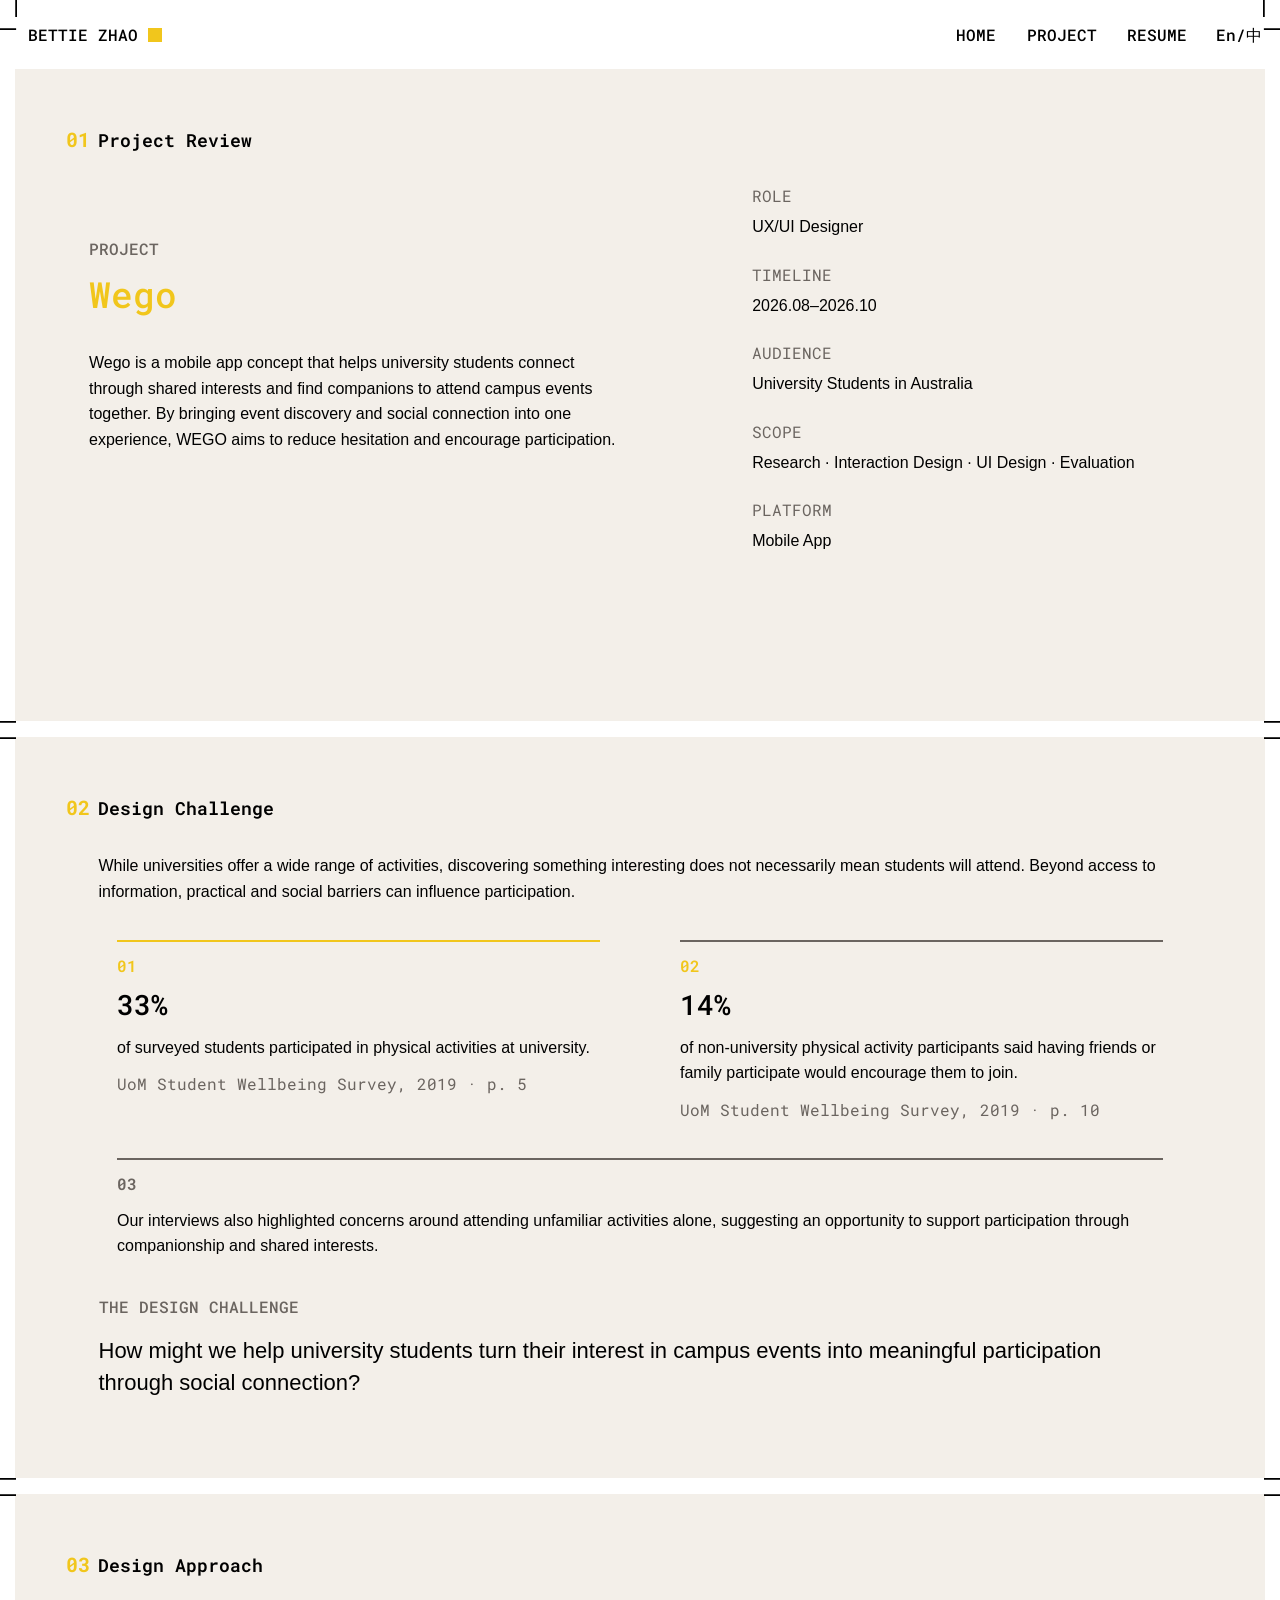
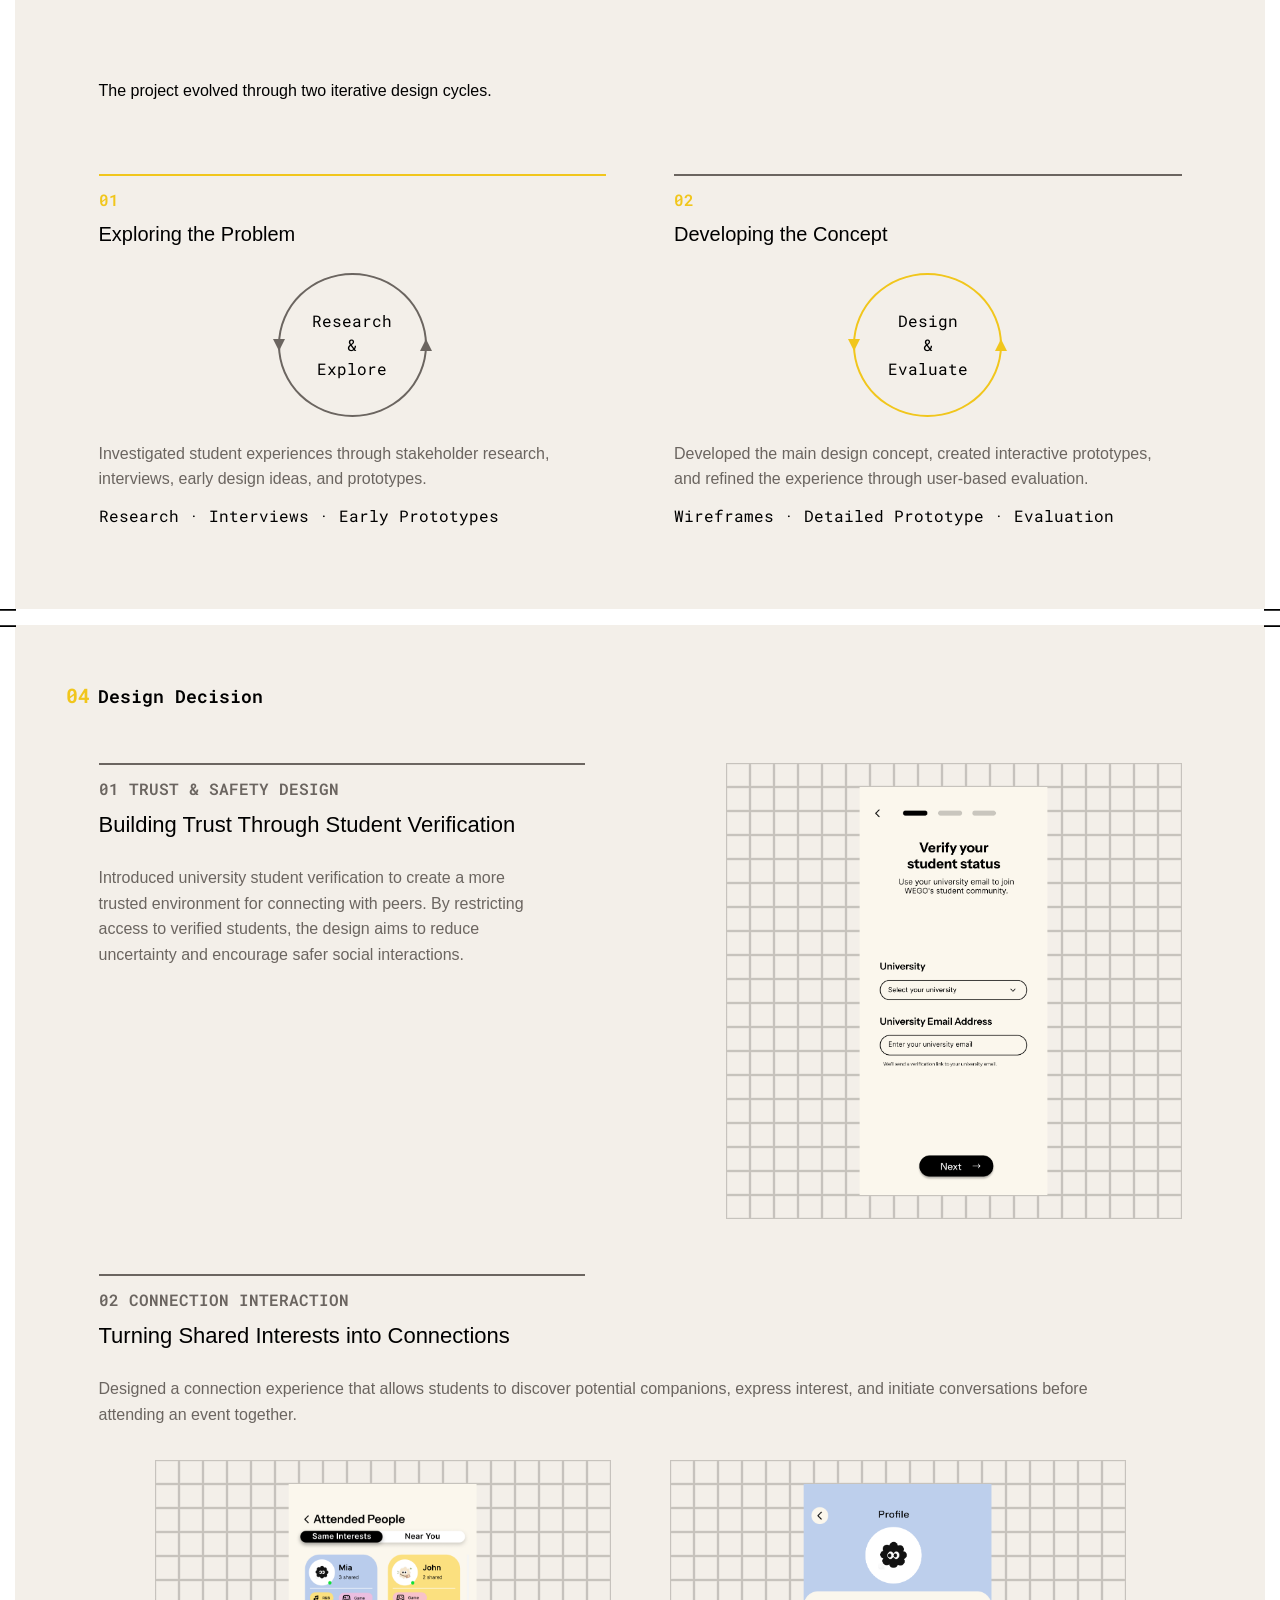
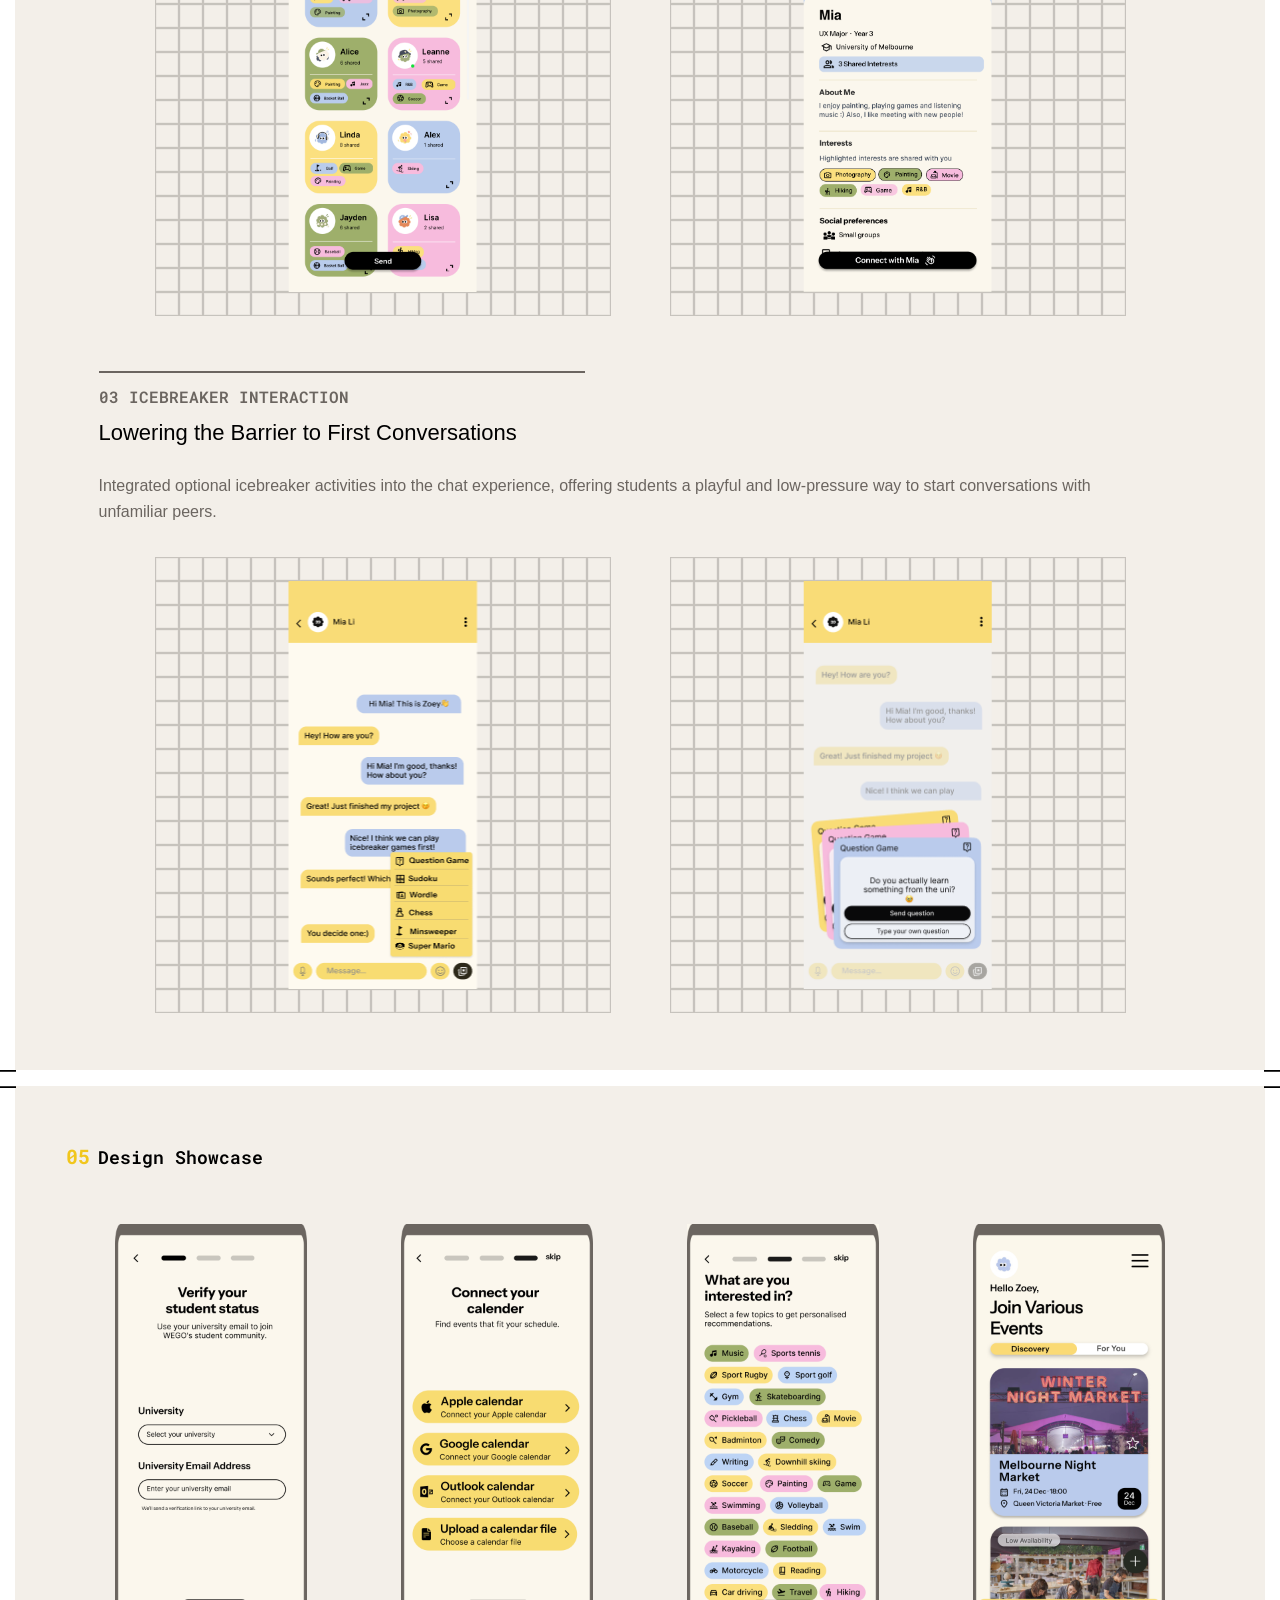
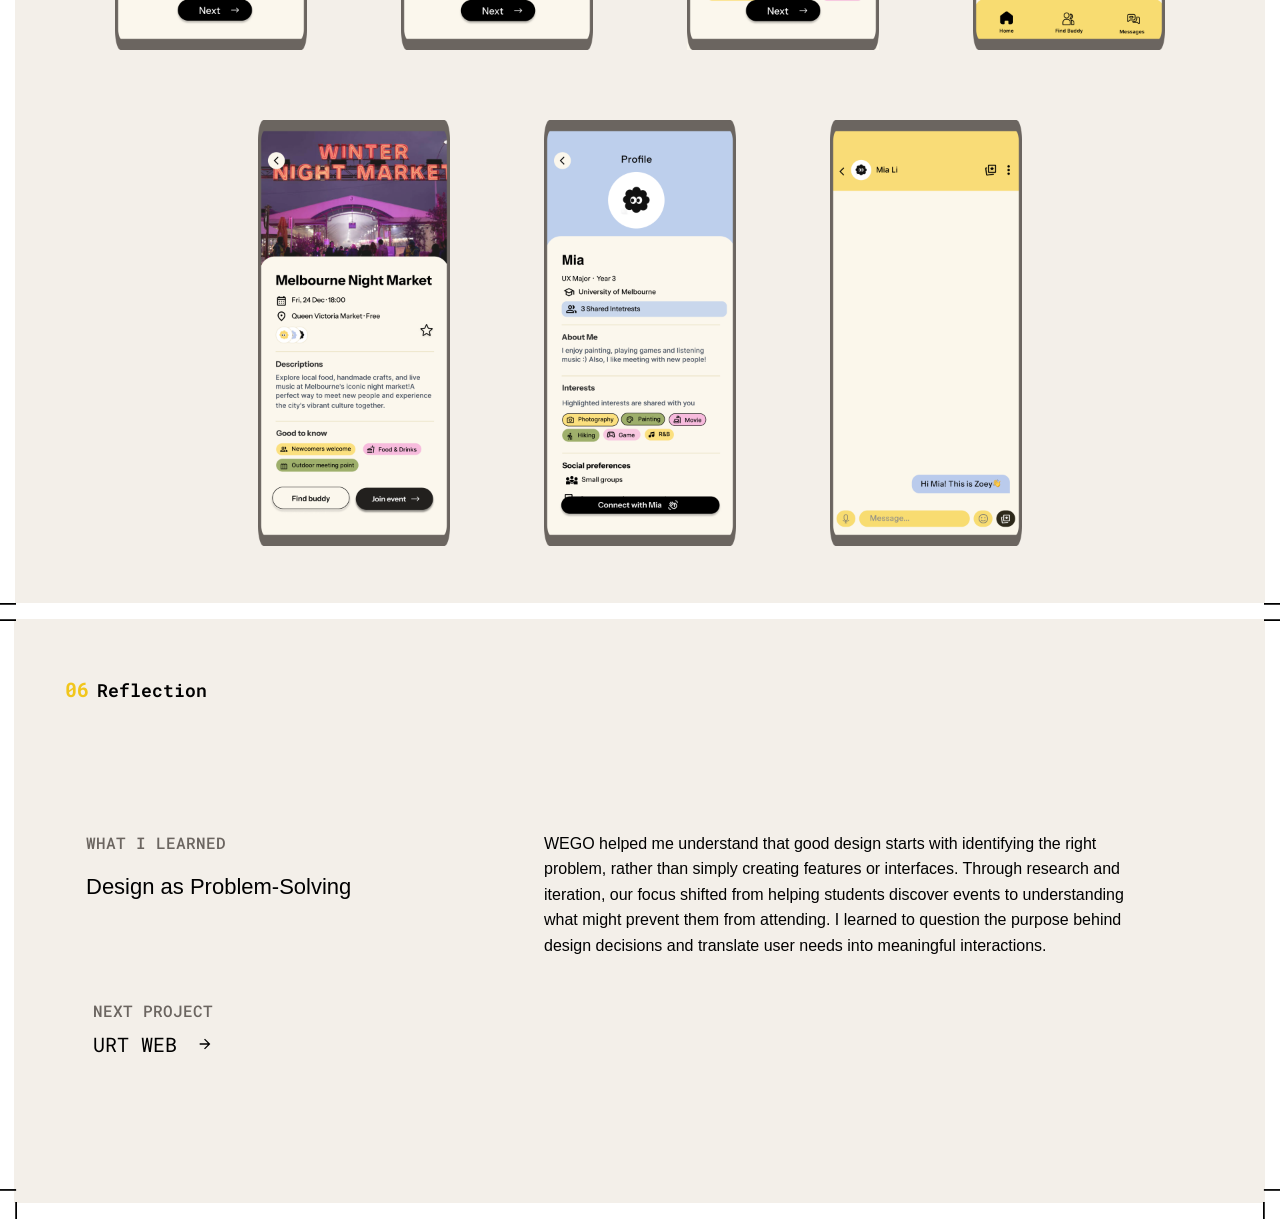
<file: wego-case.html>
<!doctype html>
<html lang="en">
<head>
<meta charset="utf-8">
<meta name="viewport" content="width=device-width, initial-scale=1">
<meta name="theme-color" content="#ffffff">
<title>WEGO Case Study — Bettie Zhao</title>
    <link rel="preconnect" href="https://fonts.googleapis.com">
    <link rel="preconnect" href="https://fonts.gstatic.com" crossorigin>
    <link href="https://fonts.googleapis.com/css2?family=Google+Sans+Flex:opsz,wght@18..144,400;18..144,500;18..144,600;18..144,700&amp;family=Roboto+Mono:wght@400;500;600;700&amp;display=swap" rel="stylesheet">
    <link rel="stylesheet" href="css/tokens.css">
    <link rel="stylesheet" href="css/shared.css">
    <link rel="stylesheet" href="css/internship-case.css">
    <link rel="stylesheet" href="css/wego-case.css">
    <link rel="stylesheet" href="css/case-layout.css">
    <script src="js/case-layout.js" defer></script>
    <link rel="stylesheet" href="css/case-interactions.css">
    <script src="js/case-interactions.js" defer></script>
</head>
<body>
<div class="internship-case wego-case">
      <header class="site-header">
        <nav class="site-navigation" aria-label="Main navigation">
          <div class="brand">
            <a class="brand-name" href="index.html#about">BETTIE ZHAO</a>
            <span class="brand-swatch" aria-hidden="true">
</span>
          </div>
          <ul class="navigation-links">
            <li>
<a href="index.html">HOME</a>
</li>
            <li>
<a href="project-list.html" aria-current="page">PROJECT</a>
</li>
            <li><a href="assets/documents/Zherui-Zhao-Resume.pdf" target="_blank" rel="noopener">RESUME</a></li>
            <li class="navigation-contact" hidden>CONTACT</li>
            <li class="language-label">En/中</li>
          </ul>
        </nav>
        <span class="crop-mark crop-mark--top-left">
<img src="assets/decorations/crop-mark-top-left.svg" alt="">
</span>
        <span class="crop-mark crop-mark--top-right">
<img src="assets/decorations/crop-mark-top-right.svg" alt="">
</span>
      </header>
<main class="case-main">
<section class="case-section wego-overview" aria-labelledby="wego-1">
<h1 class="case-section__title" id="wego-1">
<span>01</span> Project Review</h1>
<div class="case-overview__grid">
<div class="overview__narrative">
<div class="overview__identity">
<p class="overview__company">PROJECT</p>
<p class="overview__product">Wego</p>
</div>
<p class="overview__summary">Wego is a mobile app concept that helps university students connect through shared interests and find companions to attend campus events together. By bringing event discovery and social connection into one experience, WEGO aims to reduce hesitation and encourage participation.</p>
</div>
<dl class="overview__metadata">
<div class="overview__meta">
<dt>ROLE</dt>
<dd>UX/UI Designer</dd>
</div>
<div class="overview__meta">
<dt>TIMELINE</dt>
<dd>2026.08–2026.10</dd>
</div>
<div class="overview__meta">
<dt>AUDIENCE</dt>
<dd>University Students in Australia</dd>
</div>
<div class="overview__meta">
<dt>SCOPE</dt>
<dd>Research · Interaction Design · UI Design · Evaluation</dd>
</div>
<div class="overview__meta">
<dt>PLATFORM</dt>
<dd>Mobile App</dd>
</div>
</dl>
</div>
</section>
<div class="case-divider" aria-hidden="true">
<span class="crop-mark case-crop-mark case-crop-mark--left">
<img src="assets/decorations/crop-mark-bottom.svg" alt="">
</span>
<span class="crop-mark case-crop-mark case-crop-mark--right">
<img src="assets/decorations/crop-mark-bottom.svg" alt="">
</span>
</div>
<section class="case-section wego-challenge" aria-labelledby="wego-2">
<h2 class="case-section__title" id="wego-2">
<span>02</span> Design Challenge</h2>
<div class="wego-inner">
<p class="wego-copy wego-intro">While universities offer a wide range of activities, discovering something interesting does not necessarily mean students will attend. Beyond access to information, practical and social barriers can influence participation.</p>
<div class="wego-statistics">
<article class="wego-statistic">
<p class="wego-label">01</p>
<h3>33%</h3>
<p class="wego-copy">of surveyed students participated in physical activities at university.</p>
<p class="wego-source">
<a href="https://sport.unimelb.edu.au/pdfs/2019-Student-Wellbeing-Survey-TOPLINE-Results-February2020.pdf#page=5" target="_blank" rel="noopener noreferrer">UoM Student Wellbeing Survey, 2019 · p. 5</a>
</p>
</article>
<article class="wego-statistic">
<p class="wego-label">02</p>
<h3>14%</h3>
<p class="wego-copy">of non-university physical activity participants said having friends or family participate would encourage them to join.</p>
<p class="wego-source">
<a href="https://sport.unimelb.edu.au/pdfs/2019-Student-Wellbeing-Survey-TOPLINE-Results-February2020.pdf#page=10" target="_blank" rel="noopener noreferrer">UoM Student Wellbeing Survey, 2019 · p. 10</a>
</p>
</article>
<article class="wego-finding">
<p class="wego-label">03</p>
<p class="wego-copy">Our interviews also highlighted concerns around attending unfamiliar activities alone, suggesting an opportunity to support participation through companionship and shared interests.</p>
</article>
</div>
<div class="challenge__statement">
<p>THE DESIGN CHALLENGE</p>
<h3>How might we help university students turn their interest in campus events into meaningful participation through social connection?</h3>
</div>
</div>
</section>
<div class="case-divider" aria-hidden="true">
<span class="crop-mark case-crop-mark case-crop-mark--left">
<img src="assets/decorations/crop-mark-bottom.svg" alt="">
</span>
<span class="crop-mark case-crop-mark case-crop-mark--right">
<img src="assets/decorations/crop-mark-bottom.svg" alt="">
</span>
</div>
<section class="case-section wego-approach" aria-labelledby="wego-3">
<h2 class="case-section__title" id="wego-3">
<span>03</span> Design Approach</h2>
<div class="approach__body">
<div class="wego-inner">
<p class="wego-copy wego-intro">The project evolved through two iterative design cycles.</p>
<div class="wego-cycles">
<article class="wego-cycle">
<div class="decision-note__heading">
<p>01</p>
<h3>Exploring the Problem</h3>
</div>
<div class="wego-cycle-diagram" role="img" aria-label="Research and Explore iterative cycle"><span>Research<br>&amp;<br>Explore</span></div>
<p class="wego-copy">Investigated student experiences through stakeholder research, interviews, early design ideas, and prototypes.</p>
<p class="wego-methods">Research · Interviews · Early Prototypes</p>
</article>
<article class="wego-cycle wego-cycle--active">
<div class="decision-note__heading">
<p>
<span>02</span>
</p>
<h3>Developing the Concept</h3>
</div>
<div class="wego-cycle-diagram" role="img" aria-label="Design and Evaluate iterative cycle"><span>Design<br>&amp;<br>Evaluate</span></div>
<p class="wego-copy">Developed the main design concept, created interactive prototypes, and refined the experience through user-based evaluation.</p>
<p class="wego-methods">Wireframes · Detailed Prototype · Evaluation</p>
</article>
</div>
</div>
</div>
</section>
<div class="case-divider" aria-hidden="true">
<span class="crop-mark case-crop-mark case-crop-mark--left">
<img src="assets/decorations/crop-mark-bottom.svg" alt="">
</span>
<span class="crop-mark case-crop-mark case-crop-mark--right">
<img src="assets/decorations/crop-mark-bottom.svg" alt="">
</span>
</div>
<section class="case-section wego-decisions" aria-labelledby="wego-4">
<h2 class="case-section__title" id="wego-4">
<span>04</span> Design Decision</h2>
<div class="wego-inner wego-decision-list">
<div class="wego-decision-group wego-decision-group--trust"><article class="wego-note ">
<div class="decision-note__heading">
<p>01 TRUST &amp; SAFETY DESIGN</p>
<h3>Building Trust Through Student Verification</h3>
</div>
<p class="wego-copy">Introduced university student verification to create a more trusted environment for connecting with peers. By restricting access to verified students, the design aims to reduce uncertainty and encourage safer social interactions.</p>
</article><figure class="wego-decision-artwork"><img src="assets/wego/decision-trust-safety.png" alt="WEGO student verification using a university email address" loading="lazy"></figure></div>
<div class="wego-decision-group"><article class="wego-note wego-note--active">
<div class="decision-note__heading">
<p>02 CONNECTION INTERACTION</p>
<h3>Turning Shared Interests into Connections</h3>
</div>
<p class="wego-copy">Designed a connection experience that allows students to discover potential companions, express interest, and initiate conversations before attending an event together.</p>
</article><div class="wego-decision-gallery"><figure class="wego-decision-artwork"><img src="assets/wego/decision-find-buddy.png" alt="Find a buddy through shared interests" loading="lazy"></figure><figure class="wego-decision-artwork"><img src="assets/wego/decision-connect-chat.png" alt="View shared interests and connect with Mia" loading="lazy"></figure></div></div>
<div class="wego-decision-group"><article class="wego-note ">
<div class="decision-note__heading">
<p>03 ICEBREAKER INTERACTION</p>
<h3>Lowering the Barrier to First Conversations</h3>
</div>
<p class="wego-copy">Integrated optional icebreaker activities into the chat experience, offering students a playful and low-pressure way to start conversations with unfamiliar peers.</p>
</article><div class="wego-decision-gallery"><figure class="wego-decision-artwork"><img src="assets/wego/decision-optional-icebreaker.png" alt="Optional icebreaker games in a WEGO conversation" loading="lazy"></figure><figure class="wego-decision-artwork"><img src="assets/wego/decision-conversation-starter.png" alt="Question Game as a low-pressure conversation starter" loading="lazy"></figure></div></div>
</div>
</section>
<div class="case-divider" aria-hidden="true">
<span class="crop-mark case-crop-mark case-crop-mark--left">
<img src="assets/decorations/crop-mark-bottom.svg" alt="">
</span>
<span class="crop-mark case-crop-mark case-crop-mark--right">
<img src="assets/decorations/crop-mark-bottom.svg" alt="">
</span>
</div>
<section class="case-section wego-showcase" aria-labelledby="wego-5">
<h2 class="case-section__title" id="wego-5">
<span>05</span> Design Showcase</h2>
<div class="wego-showcase-gallery">
<div class="wego-showcase-row">
<figure class="wego-showcase-phone"><img src="assets/wego/showcase-verification.png" alt="Student verification with a university email address" width="576" height="1278" loading="lazy"></figure>
<figure class="wego-showcase-phone"><img src="assets/wego/showcase-calendar.png" alt="Connect a calendar to discover events that fit your schedule" width="576" height="1278" loading="lazy"></figure>
<figure class="wego-showcase-phone"><img src="assets/wego/showcase-interests.png" alt="Choose interests for personalised recommendations" width="576" height="1278" loading="lazy"></figure>
<figure class="wego-showcase-phone"><img src="assets/wego/showcase-home.png" alt="Discover campus and local events on the WEGO home screen" width="576" height="1278" loading="lazy"></figure>
</div>
<div class="wego-showcase-row">
<figure class="wego-showcase-phone"><img src="assets/wego/showcase-event.png" alt="Explore event details and find a buddy" width="576" height="1278" loading="lazy"></figure>
<figure class="wego-showcase-phone"><img src="assets/wego/showcase-profile.png" alt="View shared interests on a student profile" width="576" height="1278" loading="lazy"></figure>
<figure class="wego-showcase-phone"><img src="assets/wego/showcase-chat.png" alt="Start a conversation with a new connection" width="576" height="1278" loading="lazy"></figure>
</div>
</div>
</section>
<div class="case-divider" aria-hidden="true">
<span class="crop-mark case-crop-mark case-crop-mark--left">
<img src="assets/decorations/crop-mark-bottom.svg" alt="">
</span>
<span class="crop-mark case-crop-mark case-crop-mark--right">
<img src="assets/decorations/crop-mark-bottom.svg" alt="">
</span>
</div>
<section class="case-section case-reflection wego-reflection" aria-labelledby="wego-6">
<h2 class="case-section__title" id="wego-6">
<span>06</span> Reflection</h2>
<div class="reflection__body">
<div class="reflection__content">
<div class="reflection__topic">
<p>WHAT I LEARNED</p>
<h3>Design as Problem-Solving</h3>
</div>
<div class="reflection__copy">
<p>WEGO helped me understand that good design starts with identifying the right problem, rather than simply creating features or interfaces. Through research and iteration, our focus shifted from helping students discover events to understanding what might prevent them from attending. I learned to question the purpose behind design decisions and translate user needs into meaningful interactions.</p>
</div>
</div>
<a class="reflection__next" href="project-list.html#urt-title">
<span>NEXT PROJECT</span>
<span class="reflection__next-title">URT WEB</span>
<img src="assets/case-study/next-project-arrow.svg" alt="">
</a>
</div>
</section>
</main>
<div class="case-page-end" aria-hidden="true">
<span class="crop-mark case-crop-mark case-crop-mark--bottom-left">
<img src="assets/decorations/crop-mark-bottom-right.svg" alt="">
</span>
<span class="crop-mark case-crop-mark case-crop-mark--bottom-right">
<img src="assets/decorations/crop-mark-top-right.svg" alt="">
</span>
</div>
</div>
</body>
</html>
</file>
<file: css/tokens.css>
:root {
  color-scheme: light;
  --color-page: #ffffff;
  --color-paper: #f3efe9;
  --color-ink: #000000;
  --color-accent: #f1c61c;

  --font-navigation: "Roboto Mono", monospace;
  --font-body: "Noto Sans SC", sans-serif;
  --font-display: "Google Sans Flex", sans-serif;

  --font-size-navigation: 16px;
  --font-size-intro: 36px;
  --section-stage-height: 763px;
  --page-gutter: 1.25vw;
  --page-gutter-left: 1.25vw;
  --page-gutter-right: 1.09375vw;
}
</file>
<file: css/shared.css>
* {
  box-sizing: border-box;
}

html,
body {
  margin: 0;
  background: var(--color-page);
  color: var(--color-ink);
}

body {
  font-family: var(--font-navigation);
}

.site-header {
  position: fixed;
  top: 0;
  left: 0;
  right: 0;
  width: 100%;
  z-index: 100;
  height: 69px;
  background: var(--color-page);
}

.site-navigation {
  position: relative;
  width: 100%;
  height: 69px;
  background: var(--color-page);
  font-size: var(--font-size-navigation);
  font-weight: 500;
  line-height: 21px;
}

.brand,
.navigation-links {
  position: absolute;
  top: 24px;
  margin: 0;
  padding: 0;
}

.brand {
  left: 28px;
  display: flex;
  align-items: center;
}

.brand-swatch {
  width: 14px;
  height: 14px;
  margin-left: 10px;
  background: var(--color-accent);
}

.navigation-links {
  top: 0;
  left: 0;
  width: 100%;
  height: 100%;
  list-style: none;
}

.navigation-links li {
  position: absolute;
  top: 24px;
  white-space: nowrap;
}

.navigation-links li:nth-child(1) {
  left: 66.796875%;
}

.navigation-links li:nth-child(2) {
  left: 72.34375%;
}

.navigation-links li:nth-child(3) {
  left: 80.15625%;
}

.navigation-links li:nth-child(4) {
  left: 87.1875%;
}

.navigation-links li:nth-child(5) {
  left: 95%;
}

.navigation-links a {
  color: inherit;
  text-decoration: none;
}

.crop-mark {
  position: absolute;
  width: 16px;
  height: 29.063px;
  overflow: visible;
}

.crop-mark img {
  position: absolute;
  top: 0;
  left: 0;
  width: auto;
  height: auto;
}

.crop-mark--top-left {
  top: 0;
  left: 0;
}

.crop-mark--top-right {
  top: 0;
  right: 0;
  transform: rotate(180deg) scaleY(-1);
}

.crop-mark--divider-left {
  top: 832px;
  left: 0;
  height: 16px;
}

.crop-mark--divider-right {
  top: 832px;
  right: 0;
  height: 16px;
}

.crop-mark--bottom-left {
  top: 1636px;
  left: 0;
  transform: scaleY(-1);
}

.crop-mark--bottom-right {
  top: 1636px;
  right: 0;
  transform: rotate(180deg);
}

/* Keep the final white strip consistent across all portfolio pages. */
.internship-case > .case-page-end {
  height: 16px;
  overflow: visible;
}

.internship-case > .case-page-end .crop-mark,
.portfolio-page > .crop-mark--bottom-left,
.portfolio-page > .crop-mark--bottom-right,
.project-page > .crop-mark--bottom-left,
.project-page > .crop-mark--bottom-right {
  top: auto;
  bottom: 0;
  height: 29.063px;
  overflow: visible;
}

/* CONTACT is temporarily hidden; keep the remaining group aligned to Figma. */
.navigation-links .navigation-contact { display: none; }
.navigation-links li:nth-child(1) { left: 74.6875%; }
.navigation-links li:nth-child(2) { left: 80.234375%; }
.navigation-links li:nth-child(3) { left: 88.046875%; }
.navigation-links li.language-label { left: 95%; }

.navigation-links li { transition: color 180ms ease; }
.navigation-links li:hover,
.navigation-links a:focus-visible,
.navigation-links a:active { color: #F1C61C; }

/* Text links keep their colour and lead with a small arrow movement. */
.project-view img,
.reflection__next img {
  transition: transform 220ms cubic-bezier(.2, .7, .3, 1);
}
.project-view:is(:hover, :focus-visible) img,
.reflection__next:is(:hover, :focus-visible) img {
  transform: translateX(5px);
}
.project-view:active img,
.reflection__next:active img { transform: translateX(3px); }

@media (prefers-reduced-motion: reduce) {
  .navigation-links li,
  .project-view img,
  .reflection__next img { transition: none; }
  .project-view:is(:hover, :focus-visible, :active) img,
  .reflection__next:is(:hover, :focus-visible, :active) img { transform: none; }
}

.project-view > span,
.reflection__next-title,
.urt-back > span { display: inline-block; transition: transform 220ms ease; }
.project-view:is(:hover, :focus-visible) > span,
.reflection__next:is(:hover, :focus-visible) .reflection__next-title,
.urt-back:is(:hover, :focus-visible) > span { transform: translateX(2px); }
@media (prefers-reduced-motion: reduce) {
  .project-view > span,
  .reflection__next-title,
  .urt-back > span { transition: none; transform: none !important; }
}

/* Every page offers the same route back to the homepage introduction. */
.brand { z-index: 1; }
a.brand-name { color: inherit; text-decoration: none; transition: color 180ms ease; }
a.brand-name:is(:hover, :focus-visible, :active) { color: var(--color-accent); }
@media (prefers-reduced-motion: reduce) {
  a.brand-name { transition: none; }
}

/* Keep anchor destinations below the pinned navigation. */
html { scroll-padding-top: 69px; }
/* Reserve exactly the same space before and after scrolling: 24 + 21 + 24. */
.portfolio-page,
.project-page,
.internship-case { padding-top: 69px; }
@media (max-width: 600px) {
  html:has(.wego-case) { scroll-padding-top: 112px; }
  .wego-case { padding-top: 112px; }
}
</file>
<file: css/homepage.css>
.portfolio-page {
  position: relative;
  width: 100%;
  min-height: 100vh;
  padding-bottom: 16px;
  overflow: clip;
  background: var(--color-page);
}

.hero-section,
.daffodil-section,
.about-section {
  position: relative;
  width: calc(100% - 2 * var(--page-gutter));
  margin-inline: var(--page-gutter);
  overflow: hidden;
  background: var(--color-paper);
}

.hero-section {
  height: var(--section-stage-height);
}

.hero-grid {
  position: absolute;
  top: 132px;
  left: calc(50% - 229px);
  width: 457px;
  height: 385px;
  background-image: url("../assets/decorations/grid.png");
  background-repeat: repeat;
  background-size: 24px 24px;
}

.hero-border {
  position: absolute;
  top: 149px;
  left: calc(50% - 207px);
  width: 414.626px;
  height: 352px;
  overflow: visible;
}

.hero-border img {
  position: absolute;
  top: -3.03px;
  left: -3.06px;
}

.hero-copy {
  position: absolute;
  top: 260px;
  left: 50%;
  display: flex;
  flex-direction: column;
  align-items: center;
  width: 420px;
  transform: translateX(-50%);
  text-align: center;
  font-family: var(--font-display);
  font-size: 32px;
  font-weight: 600;
  font-variation-settings: "GRAD" 0, "ROND" 0, "wdth" 100;
  line-height: 1.2;
}

.hero-copy h1,
.hero-copy p {
  margin: 0;
}

.hero-copy h1 {
  font-size: inherit;
  font-weight: inherit;
}

.hero-copy p {
  margin-top: 14px;
}

.daffodil-section {
  height: 769px;
  margin-top: 16px;
}

.flower-garden {
  position: absolute;
  top: 0;
  left: 0;
  width: 100%;
  height: 100%;
}

.flower {
  position: absolute;
  display: block;
}

.flower--9 {
  top: 208px;
  left: calc(50% - 85.2px);
}

.flower--12 {
  top: 241.58px;
  left: calc(50% - 223px);
}

.flower--11 {
  top: 241.58px;
  left: calc(50% + 62.47px);
}

.flower--14 {
  top: 356.33px;
  left: calc(50% - 60.68px);
}

.flower--10 {
  top: 356.33px;
  left: calc(50% + 42.88px);
}

.flower--5 {
  top: 381.52px;
  left: calc(50% - 210.41px);
}

.flower--13 {
  top: 465.48px;
  left: calc(50% - 49.5px);
}

/* Figma hover variants preserve the original artwork's size and placement. */
.hero-copy { pointer-events: none; transition: opacity 160ms ease; }
.hero-reveal,
.flower-reveal { position: absolute; inset: 0; opacity: 0; transition: opacity 160ms ease; pointer-events: none; }
.hero-border__default,
.flower-link__default { transition: opacity 160ms ease; }
.hero-reveal p {
  position: absolute; top: 98px; left: 214px; transform: translateX(-50%);
  margin: 0; white-space: nowrap; text-align: center;
  color: white; font-family: var(--font-display); font-size: 32px;
  font-weight: 600; line-height: 1.25;
  font-variation-settings: "GRAD" 0, "ROND" 0, "wdth" 100;
}
.hero-reveal p span { color: #F1C61C; }
.hero-reveal .hero-reveal__follow { top: 208px; width: 356px; font-size: 20px; font-weight: 700; line-height: normal; }
.hero-border:focus-visible,
.flower-link:focus-visible { outline: 2px solid #F1C61C; outline-offset: 5px; }
.flower-link { text-decoration: none; font-family: var(--font-navigation); }
.flower-link--hmi { width: 156.727px; height: 148.331px; }
.flower-link--wego { width: 149.731px; height: 153.929px; }
.flower-link--urt { width: 165.123px; height: 138.536px; }
.flower-reveal__shape { position: absolute; top: 0; left: 0; }
.flower-link--wego .flower-reveal__shape { top: -0.5px; }
.flower-reveal__number,
.flower-reveal__title,
.flower-reveal__view { position: absolute; white-space: nowrap; }
.flower-reveal__number { color: #F1C61C; font-size: 16px; font-weight: 700; line-height: 11px; }
.flower-reveal__title { color: white; font-size: 20px; font-weight: 600; line-height: 26px; }
.flower-reveal__view { display: flex; align-items: center; gap: 6px; color: #F1C61C; font-size: 16px; font-weight: 700; line-height: 11px; }
.flower-reveal__view img { display: block; }
.flower-link--hmi .flower-reveal__number { top: 36px; left: 68px; }
.flower-link--hmi .flower-reveal__title { top: 57px; left: 60px; }
.flower-link--hmi .flower-reveal__view { top: 91px; left: 48px; height: 16px; }
.flower-link--wego .flower-reveal__number { top: 33px; left: 65px; }
.flower-link--wego .flower-reveal__title { top: 56px; left: 51px; }
.flower-link--wego .flower-reveal__view { top: 98px; left: 47px; height: 16px; }
.flower-link--urt .flower-reveal__number { top: 32px; left: 73px; }
.flower-link--urt .flower-reveal__title { top: 56px; left: 41px; }
.flower-link--urt .flower-reveal__view { top: 97px; left: 55px; height: 16px; }
@media (prefers-reduced-motion: reduce) {
  .hero-copy, .hero-reveal, .flower-reveal,
  .hero-border__default, .flower-link__default { transition: none; }
}

/* The navigation name leads to the personal introduction. */
.portfolio-page .brand { z-index: 1; }
.portfolio-page .brand-name {
  color: inherit;
  text-decoration: none;
  transition: color 180ms ease;
}
.portfolio-page .brand-name:is(:hover, :focus-visible, :active) {
  color: var(--color-accent);
}

.about-section {
  min-height: 752px;
  margin-top: 0;
  padding: 105px 24px 60px;
  text-align: center;
  font-family: var(--font-display);
  font-variation-settings: "GRAD" 0, "ROND" 0, "wdth" 100;
  scroll-margin-top: 16px;
}
.about-portrait {
  display: block;
  width: 414.846px;
  max-width: 100%;
  height: auto;
  margin-inline: auto;
}
.about-section h2 {
  margin: 28px 0 26px;
  font-size: 22px;
  font-weight: 600;
  line-height: normal;
}
.about-copy {
  width: min(449px, 100%);
  margin-inline: auto;
  font-size: 20px;
  font-weight: 400;
  line-height: normal;
}
.about-copy p { margin: 0; }
.about-section:focus { outline: none; }
@media (max-width: 600px) {
  .hero-copy { width: calc(100% - 32px); font-size: clamp(25px, 6vw, 32px); }
  .about-section { padding: 72px 24px 60px; min-height: 0; }
  .about-copy { font-size: 18px; }
}
@media (prefers-reduced-motion: reduce) {
  .portfolio-page .brand-name { transition: none; }
}

/* Fixed Figma noise is revealed by increasing displacement, never re-seeded. */
[data-ink] { cursor: pointer; }
.ink-art { position: absolute; pointer-events: none; opacity: 0; }
.ink-art svg { display: block; overflow: visible; }
.hero-border .ink-art { left: -28.16px; top: -28.16px; }
.flower-link--hmi .ink-art { left: -3.596px; top: 0; }
.flower-link--wego .ink-art { left: -4.327px; top: -7.481px; }
.flower-link--urt .ink-art { left: -3.98px; top: -4.89px; }
.ink-trigger {
  position: absolute; inset: 0; z-index: 2; width: 100%; height: 100%;
  border: 0; padding: 0; background: transparent; cursor: pointer;
}
.ink-trigger:focus-visible { outline: 2px solid var(--color-accent); outline-offset: 5px; }
.ink-ready .hero-reveal > img,
.ink-ready .flower-reveal__shape { display: none; }
.ink-ready .hero-border__default,
.ink-ready .flower-link__default { transition: none; }
.ink-ready .hero-reveal,
.ink-ready .flower-reveal {
  filter: blur(4px);
  transition: opacity 160ms ease, filter 160ms ease;
}
.ink-ready.is-ink-filled .hero-reveal,
.ink-ready.is-ink-filled .flower-reveal {
  opacity: 1;
  filter: blur(0);
  transition: opacity 800ms ease, filter 800ms ease;
}
.hero-section:has(.is-ink-filled) .hero-copy { opacity: 0; visibility: hidden; }
.hero-copy.is-ink-filling { transition: none; }
.flower-reveal { z-index: 3; }
.flower-reveal__view { text-decoration: none; }
.flower-link .flower-reveal__view { visibility: hidden; z-index: 3; }
.flower-link.is-ink-filled .flower-reveal__view {
  visibility: visible; pointer-events: auto;
}
.flower-reveal__view:focus-visible { outline: 2px solid var(--color-accent); outline-offset: 5px; }
/* Let the outgoing message soften while the original text returns to sharp focus. */
.ink-ready.is-ink-resetting .hero-reveal,
.ink-ready.is-ink-resetting .flower-reveal {
  opacity: 0;
  filter: blur(4px);
  transition: opacity 600ms ease, filter 600ms ease;
}
.flower-link.is-ink-resetting .flower-reveal__view {
  visibility: visible;
  pointer-events: none;
}
/* If SVG loading or scripting fails, keep the original project destination usable. */
.flower-link.ink-fallback .ink-trigger { display: none; }
.flower-link.ink-fallback .flower-reveal { opacity: 1; }
.flower-link.ink-fallback .flower-reveal__view { visibility: visible; pointer-events: auto; }
@media (prefers-reduced-motion: reduce) {
  .ink-ready .hero-reveal, .ink-ready .flower-reveal { transition: none; }
}

/* Share the hero hover area so crossing its text cannot restart the ink. */
.hero-interaction { display: contents; }

.about-divider { position: relative; height: 17px; }
.about-divider .crop-mark { top: 0; height: 17px; }
.about-divider__left { left: 0; }
.about-divider__right { right: 0; }

/* Match the small arrow response used by the other project links. */
.flower-reveal__view img { transition: transform 220ms cubic-bezier(.2, .7, .3, 1); }
.flower-reveal__view:is(:hover, :focus-visible) img { transform: translateX(5px); }
.flower-reveal__view:active img { transform: translateX(3px); }
@media (prefers-reduced-motion: reduce) {
  .flower-reveal__view img { transition: none; transform: none; }
}
</file>
<file: css/internship-case.css>
.internship-case {
  --case-gutter: 1.171875vw;
  --case-content-gutter: 51px;
  --case-grid: url("../assets/decorations/grid.png");
  --color-muted: #6b6560;
  --case-space-1: 8px;
  --case-space-2: 16px;
  --case-space-3: 24px;
  --case-space-4: 32px;
  position: relative;
  width: 100%;
  background: var(--color-page);
}

.case-main {
  display: flex;
  flex-direction: column;
}

.case-section {
  flex: 0 0 auto;
  width: calc(100% - 2 * var(--case-gutter));
  margin-inline: var(--case-gutter);
  padding: 57px var(--case-content-gutter);
  background: var(--color-paper);
}

.case-overview { min-height: 578px; }
.case-challenge { min-height: 672px; padding-bottom: 50px; }
.case-approach { min-height: 542px; }
.case-decision { min-height: 1731px; }
.case-solution { min-height: 1225px; }
.case-reflection {
  min-height: 475px;
  display: flex;
  flex-direction: column;
  padding-bottom: 54px;
  width: calc(100% - var(--case-gutter) - 1.09375vw);
  margin-inline: 1.09375vw var(--case-gutter);
}

.case-section__title {
  display: flex;
  align-items: baseline;
  gap: 8px;
  margin: 0 0 var(--case-space-4);
  color: var(--color-ink);
  font-family: var(--font-navigation);
  font-size: 18px;
  font-weight: 600;
  line-height: 26px;
}

.case-reflection > .case-section__title { margin-bottom: 0; }

.case-section__title span {
  color: var(--color-accent);
  font-size: 20px;
  font-weight: 700;
}

.case-divider {
  position: relative;
  flex: 0 0 16px;
  background: var(--color-page);
}

.case-divider--15 {
  flex-basis: 15px;
}

.case-crop-mark {
  top: 0;
  z-index: 3;
  height: 16px;
}

.case-crop-mark--left {
  left: 0;
}

.case-crop-mark--right {
  right: 0;
}

.case-overview__grid {
  display: grid;
  grid-template-columns: minmax(0, 620px) minmax(324px, 1fr);
  align-items: start;
  gap: 86px;
}

.overview__narrative {
  display: flex;
  flex-direction: column;
  align-items: flex-start;
  padding: 52px 0 0 23px;
}

.overview__identity {
  display: flex;
  flex-direction: column;
  margin: 0 0 34px;
}

.overview__company,
.overview__product {
  margin: 0;
  font-family: var(--font-navigation);
  line-height: 1.2;
  white-space: nowrap;
}

.overview__company {
  color: var(--color-muted);
  font-size: 20px;
  font-weight: 700;
}

.overview__product {
  margin-top: 12px;
  color: var(--color-accent);
  font-size: 36px;
  font-weight: 500;
}

.overview__summary,
.overview__context,
.challenge__intro,
.approach__intro,
.approach-step__description,
.decision-note__description,
.reflection__copy {
  color: var(--color-ink);
  font-family: var(--font-body);
  font-size: 16px;
  font-weight: 400;
  line-height: 1.6;
}

.overview__summary,
.overview__context {
  max-width: 560px;
  margin: 0;
}

.overview__context {
  margin-top: 68px;
}

.overview__metadata {
  display: grid;
  grid-template-columns: minmax(0, 1fr);
  gap: var(--case-space-3);
  margin: 0;
  padding: 0;
  max-width: 324px;
  font-family: var(--font-navigation);
}

.overview__meta {
  display: flex;
  flex-direction: column;
  align-items: flex-start;
  gap: var(--case-space-1);
}

.overview__meta dt,
.overview__meta dd {
  margin: 0;
}

.overview__meta dt {
  color: var(--color-muted);
  font-size: 16px;
  font-weight: 500;
  line-height: 24px;
}

.overview__meta dd {
  color: var(--color-ink);
  font-family: var(--font-body);
  font-size: 16px;
  font-weight: 400;
  line-height: 1.6;
}

.overview__meta--platform dd {
  display: flex;
  gap: 6px;
  font-family: var(--font-navigation);
  font-size: 16px;
  font-weight: 500;
  line-height: 24px;
}

.overview__platform-separator {
  font-family: var(--font-body);
}

.challenge__intro {
  max-width: 1083px;
  margin: 37px 0 33px 21px;
}

.challenge__gallery {
  display: grid;
  grid-template-columns: repeat(3, minmax(0, 1fr));
  gap: 13px;
  width: min(1106px, 100%);
  margin-inline: auto;
}

.challenge-card {
  width: 100%;
  margin: 0;
}

.challenge-card__artwork {
  position: relative;
  width: 100%;
  aspect-ratio: 3 / 2;
}

.challenge-card__artwork--grid {
  background-image: var(--case-grid);
  background-repeat: repeat;
  background-size: 24px 24px;
}

.challenge-card__image-clip {
  position: absolute;
  display: block;
  overflow: hidden;
}

.challenge-card__image-clip img {
  display: block;
  max-width: none;
}

.challenge-card__image-clip--old {
  top: 7.9%;
  left: 2.78%;
  width: 94.33%;
  height: 84.11%;
}

.challenge-card__image-clip--old img {
  width: 100%;
  height: 103.79%;
}

.challenge-card__image-clip--new {
  top: 10.42%;
  left: 0.83%;
  width: 98.33%;
  height: 78.75%;
}

.challenge-card__image-clip--new img {
  width: 100%;
  height: 100%;
  object-fit: cover;
}

.challenge-card__image-clip--hmi {
  top: 10.42%;
  left: 13.06%;
  width: 73.89%;
  height: 81.67%;
}

.challenge-card__image-clip--hmi img {
  position: absolute;
  top: -5.43%;
  left: -4.95%;
  width: 105.39%;
  height: 107.21%;
}

.challenge-card figcaption {
  display: flex;
  flex-direction: column;
  gap: var(--case-space-1);
  margin-top: var(--case-space-3);
}

.challenge-card figcaption span:first-child {
  color: var(--color-muted);
  font-family: var(--font-navigation);
  font-size: 16px;
  font-weight: 500;
  line-height: 24px;
}

.challenge-card figcaption span:last-child {
  color: var(--color-ink);
  font-family: var(--font-body);
  font-size: 16px;
  font-weight: 400;
  line-height: 1.6;
}

.challenge__statement {
  display: flex;
  flex-direction: column;
  gap: var(--case-space-2);
  margin: 23.2px 0 0 21px;
}

.challenge__statement p,
.challenge__statement h3 {
  margin: 0;
}

.challenge__statement p {
  color: var(--color-muted);
  font-family: var(--font-navigation);
  font-size: 16px;
  font-weight: 500;
  line-height: 24px;
}

.challenge__statement h3 {
  max-width: 806px;
  color: var(--color-ink);
  font-family: var(--font-body);
  font-size: 22px;
  font-weight: 700;
  line-height: 1.45;
}

.approach__intro {
  margin: 44px 0 70px 24px;
}

.approach__steps {
  display: grid;
  grid-template-columns: repeat(3, minmax(0, 1fr));
  gap: var(--case-space-2);
  width: min(1073px, 100%);
  margin-inline: auto;
}

.approach-step {
  display: flex;
  flex-direction: column;
  align-items: flex-start;
  gap: var(--case-space-2);
  min-width: 0;
  padding-top: 12px;
  border-top: 2px solid var(--color-muted);
}

.approach-step--active {
  border-color: var(--color-accent);
}

.approach-step__heading {
  display: flex;
  flex-direction: column;
  align-items: flex-start;
  gap: var(--case-space-1);
}

.approach-step__number,
.approach-step h3,
.approach-step__description {
  margin: 0;
}

.approach-step__number {
  color: var(--color-muted);
  font-family: var(--font-navigation);
  font-size: 16px;
  font-weight: 600;
  line-height: 24px;
}

.approach-step--active .approach-step__number {
  color: var(--color-accent);
}

.approach-step h3 {
  color: var(--color-ink);
  font-family: var(--font-body);
  font-size: 20px;
  font-weight: 500;
  line-height: 1.5;
}

.approach-step__description {
  color: var(--color-muted);
}

.approach__iteration {
  display: flex;
  flex-direction: column;
  align-items: center;
  gap: var(--case-space-1);
  margin-top: 56px;
}

.approach__iteration img {
  display: block;
  width: 24px;
  height: 24px;
}

.approach__iteration p {
  margin: 0;
  color: var(--color-muted);
  font-family: var(--font-body);
  font-size: 16px;
  font-weight: 400;
  line-height: 1.6;
}

.decision__groups {
  display: flex;
  flex-direction: column;
  gap: 55px;
  margin: 54px auto 0;
  width: min(1132px, 100%);
}

.decision-group {
  display: grid;
  grid-template-columns: minmax(280px, 0.62fr) minmax(0, 1fr);
  align-items: start;
  column-gap: var(--case-space-4);
}

.decision-note {
  min-width: 0;
}

.decision-note__heading {
  display: flex;
  flex-direction: column;
  gap: var(--case-space-1);
  padding-top: 12px;
  border-top: 2px solid var(--color-muted);
}

.decision-note--interaction .decision-note__heading {
  border-color: var(--color-accent);
}

.decision-note__heading p,
.decision-note__heading h3,
.decision-note__description {
  margin: 0;
}

.decision-note__heading p {
  color: var(--color-muted);
  font-family: var(--font-navigation);
  font-size: 16px;
  font-weight: 600;
  line-height: 24px;
}

.decision-note__heading p span {
  color: var(--color-accent);
}

.decision-note--ia .decision-note__heading p span,
.decision-note--state .decision-note__heading p {
  color: var(--color-muted);
}

.decision-note__heading h3 {
  color: var(--color-ink);
  font-family: var(--font-body);
  font-size: 22px;
  font-weight: 700;
  line-height: 1.45;
}

.decision-note__description {
  margin-top: var(--case-space-3);
  color: var(--color-muted);
  font-family: var(--font-body);
  font-size: 16px;
  font-weight: 400;
  line-height: 1.6;
}

.decision-screen {
  min-width: 0;
  margin: 0;
}

.decision-screen img {
  display: block;
  width: 100%;
  height: auto;
}

.decision-group--ia .decision-screen {
  width: 100%;
}

.decision-group--ia {
  grid-template-columns: minmax(0, 347fr) minmax(0, 742fr);
  column-gap: 43px;
}

.decision-group--ia .decision-note { min-height: 186px; }

.decision-group--interaction,
.decision-group--state {
  display: flex;
  flex-direction: column;
  align-items: flex-start;
}

.decision-group--interaction .decision-note,
.decision-group--state .decision-note {
  width: 347px;
  max-width: 540px;
  min-height: 87px;
}

.decision__exploration-gallery {
  display: grid;
  grid-template-columns: repeat(2, minmax(0, 1fr));
  gap: 11px 33px;
  width: min(1093px, 100%);
  margin: 33px auto 0;
}

.decision-screen--early-pc,
.decision-screen--early-pad {
  width: 100%;
}

.decision-screen--early-pad {
  position: relative;
  top: -1px;
}

.decision__gallery-label {
  margin: 0;
  color: var(--color-muted);
  font-family: var(--font-navigation);
  font-size: 16px;
  font-weight: 500;
  line-height: 24px;
}

.decision__gallery-label--early {
  grid-column: 1;
}

.decision__gallery-label--final {
  grid-column: 2;
}

.decision__states {
  display: grid;
  grid-template-columns: repeat(3, minmax(0, 292.09px));
  justify-content: space-between;
  align-items: start;
  width: min(1105.05px, 100%);
  margin: 26px auto 0;
}

.decision-state:nth-child(1) { grid-column: 1; margin-top: 7px; }
.decision-state:nth-child(2) { grid-column: 2; }
.decision-state:nth-child(3) { grid-column: 3; }
.decision-state:nth-child(1) .decision-state__layers { height: 312.94px; }
.decision-state:nth-child(2) .decision-state__layers { height: 313.04px; }

.decision-state {
  min-width: 0;
  margin: 0;
}

.decision-state__layers {
  position: relative;
  display: block;
  width: 100%;
  height: 313px;
}

.decision-state__layers img {
  position: absolute;
  display: block;
  max-width: none;
}

.decision-state__layers img:first-child {
  inset: 0;
  width: 100%;
  height: 100%;
}

.decision-state__layers img:last-child {
  top: 77.64%;
  left: 0;
  width: 99.66%;
  height: 21.41%;
}

.decision-state--two .decision-state__layers img:last-child,
.decision-state--three .decision-state__layers img:last-child {
  top: 78.59%;
}

.decision-state figcaption {
  margin-top: 19px;
  color: var(--color-muted);
  font-family: var(--font-body);
  font-size: 18px;
  font-weight: 700;
  line-height: 22px;
}

.decision-state--one figcaption { margin-top: 12px; }
.decision-state--two figcaption { margin-left: 2px; }

.case-solution__content {
  display: flex;
  flex-direction: column;
  align-items: flex-start;
  gap: 59px;
  margin-top: 63px;
}

.solution__desktop {
  width: min(689px, 100%);
  margin: 0 auto;
}

.solution__desktop > img {
  display: block;
  width: 100%;
  height: auto;
  aspect-ratio: 689 / 498.273;
}

.solution__desktop figcaption {
  display: flex;
  flex-direction: column;
  gap: var(--case-space-1);
  width: 228px;
  margin: 20.727px 0 0 4px;
}

.solution__desktop figcaption span:first-child {
  color: var(--color-muted);
  font-family: var(--font-navigation);
  font-size: 16px;
  font-weight: 500;
  line-height: 21px;
  white-space: nowrap;
}

.solution__desktop figcaption span:last-child {
  color: var(--color-ink);
  font-family: var(--font-body);
  font-size: 20px;
  font-weight: 400;
  line-height: 26px;
}

.solution__tablets {
  display: grid;
  grid-template-columns: 539.323px 540.71px;
  gap: 41.966px;
  width: 1122px;
  margin-inline: auto;
}

.solution-tablet {
  min-width: 0;
  margin: 0;
}

.solution-tablet__device {
  position: relative;
  display: block;
  width: 539.323px;
  height: 344.057px;
}

.solution-tablet__frame,
.solution-tablet__screen {
  position: absolute;
  display: block;
  max-width: none;
}

.solution-tablet__frame {
  inset: 0;
  width: 100%;
  height: 100%;
}

.solution-tablet__screen {
  top: 9.364px;
  left: 9.364px;
  width: 520.941px;
  height: 326.022px;
}

.solution-tablet:nth-child(2) .solution-tablet__screen {
  top: 8.671px;
  left: 10.405px;
}

.solution-tablet:nth-child(2) .solution-tablet__device {
  width: 540.71px;
}

.solution-tablet figcaption {
  width: 108px;
  margin: 22px 0 0 16px;
  color: var(--color-muted);
  font-family: var(--font-body);
  font-size: 18px;
  font-weight: 700;
  line-height: 22px;
}

.solution-tablet:nth-child(2) figcaption {
  width: 72px;
  margin: 21.92px 0 0 19.71px;
}

.reflection__content {
  display: grid;
  grid-template-columns: 279px 595px;
  gap: 179px;
  align-items: start;
  margin: 38px 0 0 21px;
}

.reflection__topic {
  display: flex;
  flex-direction: column;
  gap: var(--case-space-2);
}

.reflection__topic p,
.reflection__topic h3 {
  margin: 0;
}

.reflection__topic p {
  color: var(--color-muted);
  font-family: var(--font-navigation);
  font-size: 16px;
  font-weight: 500;
  line-height: 24px;
}

.reflection__topic h3 {
  color: var(--color-ink);
  font-family: var(--font-body);
  font-size: 22px;
  font-weight: 700;
  line-height: 1.45;
}

.reflection__copy,
.reflection__copy p {
  margin: 0;
}

.reflection__copy p + p {
  margin-top: var(--case-space-3);
}

.reflection__next {
  display: grid;
  grid-template-columns: auto 16px;
  grid-template-rows: auto auto;
  align-items: center;
  gap: var(--case-space-1) 8px;
  width: fit-content;
  margin-top: auto;
  margin-left: 28px;
  color: inherit;
  text-decoration: none;
}

.reflection__next > span:first-child {
  grid-column: 1 / -1;
  color: var(--color-muted);
  font-family: var(--font-navigation);
  font-size: 16px;
  font-weight: 500;
  line-height: 24px;
  white-space: nowrap;
}

.reflection__next-title {
  color: var(--color-ink);
  font-family: var(--font-navigation);
  font-size: 20px;
  font-weight: 400;
  line-height: 26px;
}

.reflection__next img {
  display: block;
  width: 16px;
  height: 16px;
}

.case-page-end {
  position: relative;
  height: 48px;
}

.case-page-end .crop-mark {
  top: auto;
  bottom: 0;
}

.case-page-end .case-crop-mark--bottom-left {
  left: 0;
  transform: scaleY(-1);
}

.case-page-end .case-crop-mark--bottom-right {
  right: 0;
  transform: rotate(180deg);
}
</file>
<file: css/case-interactions.css>
/* Lines and their numbers share one accent state; titles retain their ink colour. */
.internship-case .case-section .case-accent-line {
  border-top-color: var(--color-muted);
  transition: border-color 180ms ease;
}
.internship-case .case-section .case-accent-number {
  color: var(--color-muted);
  transition: color 180ms ease;
}
.internship-case .case-section [data-case-hover].is-case-hover .case-accent-line,
.internship-case .case-section [data-case-hover].case-accent-line.is-case-hover,
.internship-case .case-section .is-case-reading .case-accent-line {
  border-top-color: var(--color-accent);
}
.internship-case .case-section [data-case-hover].is-case-hover .case-accent-number,
.internship-case .case-section .is-case-reading .case-accent-number {
  color: var(--color-accent);
}
@media (prefers-reduced-motion: reduce) {
  .internship-case .case-section .case-accent-line,
  .internship-case .case-section .case-accent-number { transition: none; }
}
</file>
<file: css/wego-case.css>
.wego-case {
  --font-body: "Google Sans Flex", sans-serif;
}

.wego-case .wego-copy,
.wego-case .overview__summary,
.wego-case .overview__meta dd,
.wego-case .reflection__copy {
  font-family: var(--font-body);
  font-size: 16px;
  font-weight: 400;
  line-height: 1.6;
}

.wego-case h1,
.wego-case h2,
.wego-case h3,
.wego-case .overview__product,
.wego-case .reflection__topic h3 {
  font-family: var(--font-navigation);
}

.wego-case .challenge__statement h3,
.wego-case .wego-cycle .decision-note__heading h3,
.wego-case .wego-note .decision-note__heading h3,
.wego-case .reflection__topic h3 {
  font-family: var(--font-body);
  font-weight: 500;
}

.wego-case .wego-copy { margin: 0; }
.wego-case .wego-inner { width: min(1083px, 100%); margin-inline: auto; }
.wego-case .wego-intro { margin-bottom: 35px; }

.wego-case .wego-overview { min-height: 578px; }
.wego-case .case-overview__grid {
  grid-template-columns: minmax(0, 1.3fr) minmax(0, 1fr);
  column-gap: clamp(40px, 6.7vw, 86px);
}
.wego-case .overview__narrative { padding-top: 52px; }
.wego-case .overview__company { font-size: 16px; font-weight: 500; line-height: 24px; }
.wego-case .overview__summary { max-width: 527px; }
.wego-case .overview__metadata { max-width: 428px; gap: 24px; }
.wego-case .overview__meta { gap: 8px; }
.wego-case .overview__meta dt { line-height: 21px; font-weight: 400; }

.wego-case .wego-challenge { min-height: 720px; }
.wego-case .wego-statistics {
  display: grid;
  grid-template-columns: repeat(2, minmax(0, 1fr));
  gap: 36px 80px;
  margin: 0 auto 36px;
  width: min(1046px, 100%);
}
.wego-case .wego-statistic,
.wego-case .wego-finding { border-top: 2px solid var(--color-muted); padding-top: 12px; }
.wego-case .wego-statistic:nth-child(2) { border-color: var(--color-accent); }
.wego-case .wego-statistic h3 { font-family: var(--font-navigation); font-size: 28px; font-weight: 500; margin: 8px 0 12px; }
.wego-case .wego-label,
.wego-case .wego-source,
.wego-case .wego-methods {
  font-family: var(--font-navigation);
  font-size: 16px;
  line-height: 1.5;
  margin: 0;
}
.wego-case .wego-label { font-weight: 600; color: var(--color-muted); }
.wego-case .wego-statistic:nth-child(2) .wego-label { color: var(--color-accent); }
.wego-case .wego-source { margin-top: 12px; color: var(--color-muted); }
.wego-case .wego-source a { color: inherit; text-decoration: none; }
.wego-case .wego-finding { grid-column: 1 / -1; }
.wego-case .wego-finding .wego-label { margin-bottom: 12px; }
.wego-case .challenge__statement { margin: 0; gap: 16px; }
.wego-case .challenge__statement h3 { max-width: 1027px; font-size: 22px; font-weight: 500; }

.wego-case .wego-approach { min-height: 604px; }
.wego-case .wego-cycles {
  display: grid;
  grid-template-columns: repeat(2, minmax(0, 1fr));
  gap: 68px;
}
.wego-case .wego-cycle .decision-note__heading h3 { font-size: 20px; font-weight: 500; }
.wego-case .wego-cycle .wego-copy { margin-top: 24px; color: var(--color-muted); }
.wego-case .wego-methods { margin-top: 12px; }
.wego-case .wego-cycle--active .decision-note__heading,
.wego-case .wego-note--active .decision-note__heading { border-color: var(--color-accent); }

.wego-case .wego-decision-list { display: flex; flex-direction: column; gap: 55px; margin-top: 54px; }
.wego-case .wego-note .decision-note__heading { width: min(486px, 100%); }
.wego-case .wego-note .decision-note__heading h3 { font-size: 22px; font-weight: 500; }
.wego-case .wego-note .wego-copy { color: var(--color-muted); margin-top: 24px; max-width: 1024px; }
.wego-case .wego-decision-group--trust .wego-copy { max-width: 437px; }

.wego-case .reflection__topic p { font-size: 16px; }
.wego-case .reflection__topic h3 { font-size: 22px; font-weight: 500; }


.wego-case .wego-approach .wego-intro { margin-top: 44px; margin-bottom: 70px; }
.wego-case .wego-cycle-diagram {
  position: relative;
  display: grid;
  place-items: center;
  width: 149px;
  height: 144px;
  margin: 24px auto;
  border: 2px solid var(--color-muted);
  border-radius: 50%;
  color: var(--color-muted);
}
.wego-case .wego-cycle-diagram::before,
.wego-case .wego-cycle-diagram::after {
  content: "";
  position: absolute;
  top: calc(50% - 6px);
  border-inline: 6px solid transparent;
}
.wego-case .wego-cycle-diagram::before { left: -7px; border-top: 12px solid currentColor; }
.wego-case .wego-cycle-diagram::after { right: -7px; border-bottom: 12px solid currentColor; }
.wego-case .wego-cycle-diagram span {
  font-family: var(--font-navigation);
  font-size: 16px;
  line-height: 24px;
  text-align: center;
  color: var(--color-ink);
}
.wego-case .wego-cycle--active .wego-cycle-diagram { border-color: var(--color-accent); color: var(--color-accent); }
.wego-case .wego-decision-group--trust {
  display: grid;
  grid-template-columns: minmax(0, 1fr) minmax(0, 456px);
  gap: 64px;
  align-items: start;
}
.wego-case .wego-decision-gallery {
  display: grid;
  grid-template-columns: repeat(2, minmax(0, 456px));
  justify-content: center;
  gap: 59px;
  margin-top: 33px;
}
.wego-case .wego-decision-artwork {
  position: relative;
  display: grid;
  place-items: center;
  width: 100%;
  aspect-ratio: 1;
  margin: 0;
  background: url("../assets/wego/decision-grid.png") center / 100% 100% no-repeat;
}
.wego-case .wego-decision-artwork img { position: absolute; top: 50%; left: 50%; transform: translate(-50%, -50%); display: block; height: 89.4737%; width: auto; max-width: 90%; object-fit: contain; }

.wego-case .wego-showcase { min-height: 1106px; }
.wego-case .wego-showcase-gallery {
  display: flex;
  flex-direction: column;
  gap: 70px;
  margin: 54px auto 0;
  width: min(1052px, 100%);
}
.wego-case .wego-showcase-row {
  display: flex;
  justify-content: center;
  align-items: flex-start;
  gap: clamp(24px, 7.34375vw, 94px);
}
.wego-case .wego-showcase-phone { flex: 0 1 192px; min-width: 0; margin: 0; }
.wego-case .wego-showcase-phone img { display: block; width: 100%; height: auto; }

@media (min-width: 901px) and (max-width: 1200px) {
  .wego-case .reflection__content {
    grid-template-columns: minmax(0, 279fr) minmax(0, 595fr);
    gap: 32px;
  }
}

@media (max-width: 900px) {
  .wego-case { --case-content-gutter: 28px; }
  .wego-case .case-overview__grid { grid-template-columns: minmax(0, 1fr); gap: 36px; }
  .wego-case .overview__narrative { padding: 0; }
  .wego-case .overview__metadata { display: grid; grid-template-columns: repeat(2, minmax(0, 1fr)); max-width: none; }
  .wego-case .wego-statistics,
  .wego-case .wego-cycles { column-gap: 32px; }
  .wego-case .reflection__content { grid-template-columns: minmax(0, 1fr); gap: 24px; }
  .wego-case .wego-decision-group--trust { grid-template-columns: minmax(0, 1fr); gap: 33px; }
  .wego-case .wego-decision-group--trust .wego-decision-artwork { max-width: 456px; justify-self: center; }
  .wego-case .wego-decision-gallery { gap: 32px; }
  .wego-case .wego-showcase-row { flex-wrap: wrap; gap: 32px; }
  .wego-case .wego-showcase-gallery { gap: 32px; }
}

@media (max-width: 600px) {
  .wego-case { --case-content-gutter: 20px; }
  .wego-case .case-section { padding-block: 40px; min-height: 0; }
  .wego-case .wego-statistics,
  .wego-case .wego-cycles,
  .wego-case .overview__metadata { grid-template-columns: minmax(0, 1fr); }
  .wego-case .wego-cycles { gap: 36px; }
  .wego-case .wego-decision-gallery { grid-template-columns: minmax(0, 456px); }
  .wego-case .wego-showcase-row { gap: 24px; }
  .wego-case .wego-showcase-phone { flex-basis: calc((100% - 24px) / 2); max-width: 192px; }
  .wego-case .case-section__title { font-size: 16px; }
  .wego-case .reflection__next { margin-left: 0; }
  .wego-case .site-header,
  .wego-case .site-navigation { height: 112px; }
  .wego-case .navigation-links { top: 64px; height: 24px; display: flex; justify-content: space-evenly; gap: 8px; padding-inline: 12px; font-size: 12px; }
  .wego-case .navigation-links li { position: static; }
}
</file>
<file: css/internship-case-en.css>
/* English-only adjustments; the Chinese page keeps the original stylesheet. */
.internship-case--en .overview__context { font-family: var(--font-body); }
.internship-case--en .challenge__statement { margin: 23.2px 0 0 21px; }
.internship-case--en .challenge__statement h3,
.internship-case--en .decision-note__heading h3 {
  font-family: var(--font-body);
  font-size: 22px;
  font-weight: 500;
}
.internship-case--en .approach-step h3 {
  font-family: var(--font-body);
  font-size: 20px;
  font-weight: 500;
}
.internship-case--en .decision-state figcaption,
.internship-case--en .solution-tablet figcaption {
  width: auto;
  font-family: var(--font-navigation);
  font-size: 16px;
  font-weight: 500;
  line-height: 24px;
}
.internship-case--en .solution__desktop figcaption { width: auto; }
.internship-case--en .solution__desktop figcaption span:last-child {
  font-family: var(--font-body);
  font-size: 16px;
  line-height: 1.6;
}
.internship-case--en .challenge-card figcaption span:last-child { font-family: var(--font-body); }
.internship-case--en .solution__desktop figcaption span:first-child { white-space: normal; }

@media (max-width: 1200px) {
  .internship-case--en .decision-group--ia { grid-template-columns: minmax(0, 1fr) minmax(0, 1.7fr); gap: 32px; }
  .internship-case--en .solution__tablets { width: 100%; grid-template-columns: 539.323fr 540.71fr; gap: 32px; }
  .internship-case--en .solution-tablet__device,
  .internship-case--en .solution-tablet:nth-child(2) .solution-tablet__device {
    width: 100%; height: auto; aspect-ratio: 539.323 / 344.057;
  }
  .internship-case--en .solution-tablet__screen { top: 2.72%; left: 1.74%; width: 96.59%; height: 94.76%; }
  .internship-case--en .solution-tablet:nth-child(2) .solution-tablet__screen { top: 2.52%; left: 1.92%; }
  .internship-case--en .decision-state__layers,
  .internship-case--en .decision-state:nth-child(1) .decision-state__layers,
  .internship-case--en .decision-state:nth-child(2) .decision-state__layers {
    height: auto; aspect-ratio: 292.09 / 313;
  }
}

@media (max-width: 900px) {
  .internship-case--en .decision-group--ia { grid-template-columns: minmax(0, 1fr); }
  .internship-case--en .decision-group--ia .decision-note { min-height: 0; }
  .internship-case--en .decision-group--interaction .decision-note,
  .internship-case--en .decision-group--state .decision-note { width: min(347px, 100%); }
}

@media (max-width: 600px) {
  .internship-case--en .case-overview,
  .internship-case--en .case-challenge,
  .internship-case--en .case-approach,
  .internship-case--en .case-decision,
  .internship-case--en .case-solution { min-height: 0; }
  .internship-case--en .overview__context { margin-top: 24px; }
  .internship-case--en .challenge__intro,
  .internship-case--en .approach__intro { margin-left: 0; }
  .internship-case--en .challenge__gallery,
  .internship-case--en .approach__steps { grid-template-columns: minmax(0, 1fr); gap: 32px; }
  .internship-case--en .decision__exploration-gallery { grid-template-columns: minmax(0, 1fr); }
  .internship-case--en .decision-screen--early-pc { grid-row: 1; }
  .internship-case--en .decision__gallery-label--early { grid-row: 2; }
  .internship-case--en .decision-screen--early-pad { grid-row: 3; }
  .internship-case--en .decision__gallery-label--final { grid-row: 4; grid-column: 1; }
  .internship-case--en .decision__states { grid-template-columns: minmax(0, 292.09px); justify-content: center; gap: 32px; }
  .internship-case--en .decision-state:nth-child(n) { grid-column: 1; margin-top: 0; }
  .internship-case--en .solution__tablets { grid-template-columns: minmax(0, 1fr); }
}
</file>
<file: css/case-layout.css>
/* Keep the original top padding and the lower space from the centered stage. */
@media (min-width: 601px) {
  .internship-case .case-section:is(
    .case-overview, .case-challenge, .case-approach, .case-reflection,
    .wego-overview, .wego-challenge, .wego-approach,
    .urt-challenge, .urt-approach
  ) {
    min-height: 0;
    display: flex;
    flex-direction: column;
    justify-content: flex-start;
    padding-top: 57px;
    padding-bottom: var(--case-bottom-space, 57px);
  }

  .internship-case .case-section:is(
    .case-overview, .case-challenge, .case-approach, .case-reflection,
    .wego-overview, .wego-challenge, .wego-approach,
    .urt-challenge, .urt-approach
  ) > * {
    flex-shrink: 0;
  }

  /* Keep the heading at 57px; center only the body in the remaining space. */
  .internship-case .case-section:is(.case-reflection, .case-approach, .wego-approach, .urt-approach) {
    padding-block: 57px;
  }

  .internship-case .reflection__body {
    display: flex;
    flex-direction: column;
    margin-top: 38px;
    padding-block: max(0px, calc((var(--case-bottom-space, 57px) - 57px) / 2));
  }

  .internship-case .approach__body {
    display: flex;
    flex-direction: column;
    padding-block: max(0px, calc((var(--case-bottom-space, 57px) - 57px) / 2));
  }

  .internship-case .reflection__body .reflection__content {
    margin-top: 0;
  }

  .internship-case .case-reflection .reflection__next {
    margin-top: 40px;
  }
}

@media (max-width: 600px) {
  .reflection__body,
  .approach__body { display: contents; }
}
</file>
<file: css/project-list.css>
.project-page {
  position: relative;
  width: 100%;
  height: 1946px;
  background: var(--color-page);
}

.project-list-panel {
  position: relative;
  width: calc(100% - var(--page-gutter-left) - var(--page-gutter-right));
  height: 1861px;
  margin-left: var(--page-gutter-left);
  overflow: hidden;
  background: var(--color-paper);
  --project-grid-edge-inset: 10.72%;
  --project-heading-start: 10.32%;
  --project-heading-gap: 22px;
}

.project-entry {
  position: absolute;
  inset-inline: 0;
  height: 561px;
}

.project-entry--hmi {
  top: 135px;
}

.project-entry--wego {
  top: 696px;
}

.project-entry--urt {
  top: 1257px;
}

.project-entry__heading {
  position: absolute;
  display: flex;
  align-items: baseline;
  font-family: var(--font-navigation);
  line-height: normal;
  white-space: nowrap;
}

.project-entry__number {
  width: 24px;
  color: var(--color-accent);
  font-size: 20px;
  font-weight: 700;
}

.project-entry__label {
  margin: 0;
  font-size: 16px;
  font-weight: 600;
}

.project-entry__heading--hmi {
  top: 0;
  left: var(--project-heading-start);
  gap: var(--project-heading-gap);
}

.project-entry__heading--wego {
  top: 0;
  left: 61.04%;
  gap: 12px;
}

.project-entry__heading--urt {
  top: 75px;
  left: var(--project-heading-start);
  gap: var(--project-heading-gap);
}

.project-entry__number--padded {
  width: 40px;
  padding-inline: 4px;
}

.project-artwork {
  position: absolute;
  display: grid;
  place-items: center;
  width: 554px;
  height: 432px;
  background-image: url("../assets/decorations/grid.png");
  background-repeat: repeat;
  background-size: 24px 24px;
}

.project-artwork--hmi {
  top: 0;
  right: var(--project-grid-edge-inset);
}

.project-artwork--wego {
  top: 0;
  left: var(--project-grid-edge-inset);
}

.project-artwork--urt {
  top: 0;
  right: var(--project-grid-edge-inset);
}

.project-mockup {
  display: block;
  height: auto;
}

.project-mockup--hmi {
  width: 487px;
}

.project-mockup--wego {
  width: 159px;
  height: 336.798px;
}

.project-mockup--urt {
  width: 487.443px;
  height: 353.833px;
}

.project-copy--hmi {
  position: absolute;
  top: 35px;
  left: 10.32%;
  width: 338px;
}

.project-copy--hmi h1,
.project-copy--hmi p {
  margin: 0;
}

.project-copy--hmi h1 {
  position: absolute;
  top: 0;
  left: 0;
  font-family: var(--font-body);
  font-size: 24px;
  font-weight: 500;
  line-height: normal;
}

.project-copy--hmi p {
  position: absolute;
  top: 46px;
  left: 0;
  width: 292px;
  color: #6b6560;
  font-family: var(--font-body);
  font-size: 20px;
  font-weight: 400;
  line-height: 24px;
}

.project-categories {
  display: flex;
  align-items: center;
  width: 338px;
  height: 42px;
  padding: 10px;
  border-top: 1px solid #6b6560;
  color: var(--color-accent);
  font-family: var(--font-navigation);
  font-size: 16px;
  font-weight: 500;
  line-height: normal;
  white-space: pre;
}

.project-copy--hmi .project-categories {
  position: absolute;
  top: 136px;
  left: 0;
}

.project-categories b {
  font-weight: 700;
}

.project-view {
  display: flex;
  align-items: center;
  gap: 9px;
  position: absolute;
  top: 188px;
  left: 10px;
  margin: 0;
  color: var(--color-ink);
  font-family: var(--font-navigation);
  font-size: 16px;
  font-weight: 600;
  line-height: normal;
  text-decoration: none;
}

.project-view img {
  display: block;
  width: 16px;
  height: 16px;
}

.crop-mark--project-bottom-left,
.crop-mark--project-bottom {
  top: 1949px;
}

.crop-mark--project-bottom-left {
  left: 1px;
}

.crop-mark--project-bottom {
  right: 1px;
}

/* Keep the list navigation pinned independently of its fixed-height content panel. */
.project-page { padding-top: 69px; }
.project-page > .site-header {
  position: fixed;
  top: 0;
  left: 0;
  right: 0;
  width: 100%;
}
</file>
<file: css/project-list-en.css>
.project-page--en { --font-body: "Google Sans Flex", sans-serif; }
.project-page--en .project-copy {
  display: flex;
  flex-direction: column;
  align-items: flex-start;
  gap: 16px;
}
.project-page--en .project-copy :is(h1, h2),
.project-page--en .project-copy p,
.project-page--en .project-copy .project-categories,
.project-page--en .project-view { position: static; }
.project-page--en .project-copy :is(h1, h2) {
  font-size: 22px;
  font-weight: 600;
  line-height: 1.45;
}
.project-page--en .project-copy p {
  width: 100%;
  font-size: 16px;
  font-weight: 400;
  line-height: 1.6;
}
.project-page--en .project-view { margin-left: 10px; }

.project-page--en .project-copy--wego,
.project-page--en .project-copy--urt { position: absolute; width: 338px; }
.project-page--en .project-copy--wego { top: 35px; left: 61.04%; }
.project-page--en .project-copy--urt { top: 110px; left: var(--project-heading-start); }
.project-page--en .project-copy :is(h1, h2),
.project-page--en .project-copy p { margin: 0; font-family: var(--font-body); }
.project-page--en .project-copy p { color: #6b6560; }

/* Frame the complete project artwork when arriving from the homepage. */
.project-page--en #project-wego,
.project-page--en #project-urt { scroll-margin-top: max(0px, calc((100vh - 432px) / 2)); }
</file>
<file: css/urt-case.css>
.urt-case .overview__summary p { margin: 0; }
.urt-case .overview__summary p + p { margin-top: 16px; }

.urt-case .urt-challenge { min-height: 542px; }
.urt-case .urt-approach { min-height: 431px; }
.urt-case .urt-intro { margin: 37px 0 38px; }
.urt-case .urt-cards {
  display: grid;
  grid-template-columns: repeat(3, minmax(0, 1fr));
  gap: 38px;
  width: min(1045px, 100%);
  margin-inline: auto;
}
.urt-case .urt-card {
  display: flex;
  flex-direction: column;
  gap: 16px;
  padding-top: 12px;
  border-top: 2px solid var(--color-muted);
}
.urt-case .urt-card:nth-child(2) { border-color: var(--color-accent); }
.urt-case .urt-card:nth-child(2) .approach-step__number { color: var(--color-accent); }
.urt-case .urt-card h3 {
  margin: 0;
  font-family: var(--font-body);
  font-size: 20px;
  line-height: 1.5;
  font-weight: 500;
}
.urt-case .urt-card .wego-copy { color: var(--color-muted); }
.urt-case .urt-challenge .challenge__statement { margin-top: 44px; }

.urt-case .urt-solution { min-height: 2214px; }
.urt-case .urt-solution-gallery {
  display: flex;
  flex-direction: column;
  align-items: center;
  gap: 39px;
  margin: 78px auto 0;
}
.urt-case .urt-device {
  position: relative;
  width: min(700.105px, 100%);
  margin: 0;
}
.urt-case .urt-device::after {
  content: "";
  position: absolute;
  inset: 0;
  background: center / contain no-repeat;
  pointer-events: none;
}
.urt-case .urt-device--top { aspect-ratio: 700.105 / 687.603; }
.urt-case .urt-device--top::after { background-image: url("../assets/urt/frame-top.svg"); }
.urt-case .urt-device--middle { aspect-ratio: 700.105 / 632.907; background: #0f172a; border-radius: 3% / 4.737%; }
.urt-case .urt-device--middle::after { background-image: url("../assets/urt/frame-middle.svg"); }
.urt-case .urt-device--home { aspect-ratio: 700.105 / 559.85; }
.urt-case .urt-device--home::after { background-image: url("../assets/urt/frame-home.svg"); }
.urt-case .urt-screen { position: absolute; overflow: hidden; left: 1.395%; width: 97.209%; }
.urt-case .urt-screen img { position: absolute; display: block; width: 100%; max-width: none; height: auto; }
.urt-case .urt-screen--sponsor-top { top: 2.6316%; bottom: 2.6316%; }
.urt-case .urt-screen--sponsor-middle { top: 0; height: 57.654%; }
.urt-case .urt-screen--sponsor-middle img { top: -281.89%; }
.urt-case .urt-screen--sponsor-bottom { top: 57.654%; bottom: 2.4%; background: #0f172a; }
.urt-case .urt-screen--sponsor-bottom img { top: 0; transform: translateY(-86.519%); }
.urt-case .urt-screen--home { top: 1.5%; bottom: 2.4%; width: 97.669%; left: 0.935%; }

.urt-case .urt-back { grid-template-columns: auto 16px; grid-template-rows: auto; }
.urt-case .urt-back > span:first-child { grid-column: 1; }

@media (max-width: 900px) {
  .urt-case .urt-cards { gap: 24px; }
  .urt-case .urt-solution { min-height: 0; }
  .urt-case .urt-solution-gallery { margin-top: 54px; }
}

@media (max-width: 600px) {
  .urt-case .urt-cards { grid-template-columns: minmax(0, 1fr); gap: 32px; }
  .urt-case .urt-challenge,
  .urt-case .urt-approach { min-height: 0; }
  .urt-case .urt-intro { margin-top: 32px; }
  .urt-case .urt-solution-gallery { gap: 32px; margin-top: 40px; }
}
</file>
